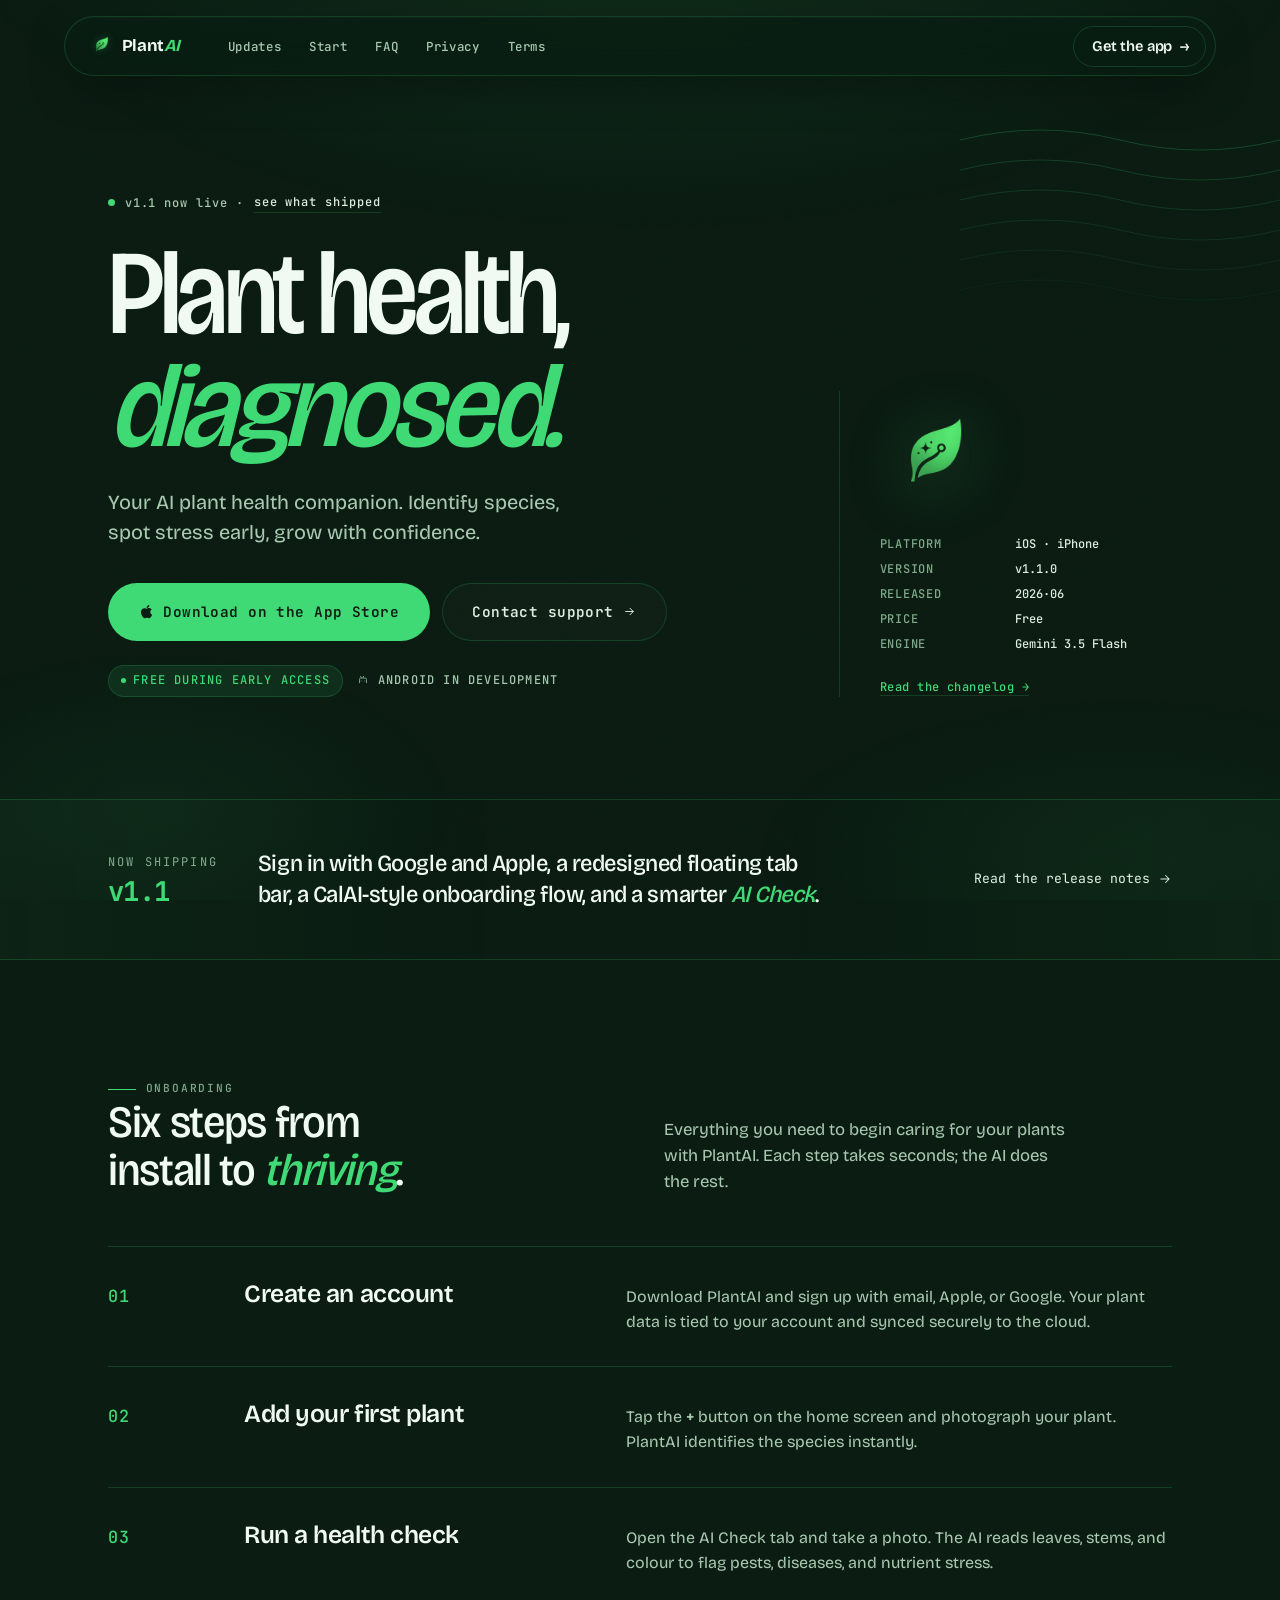
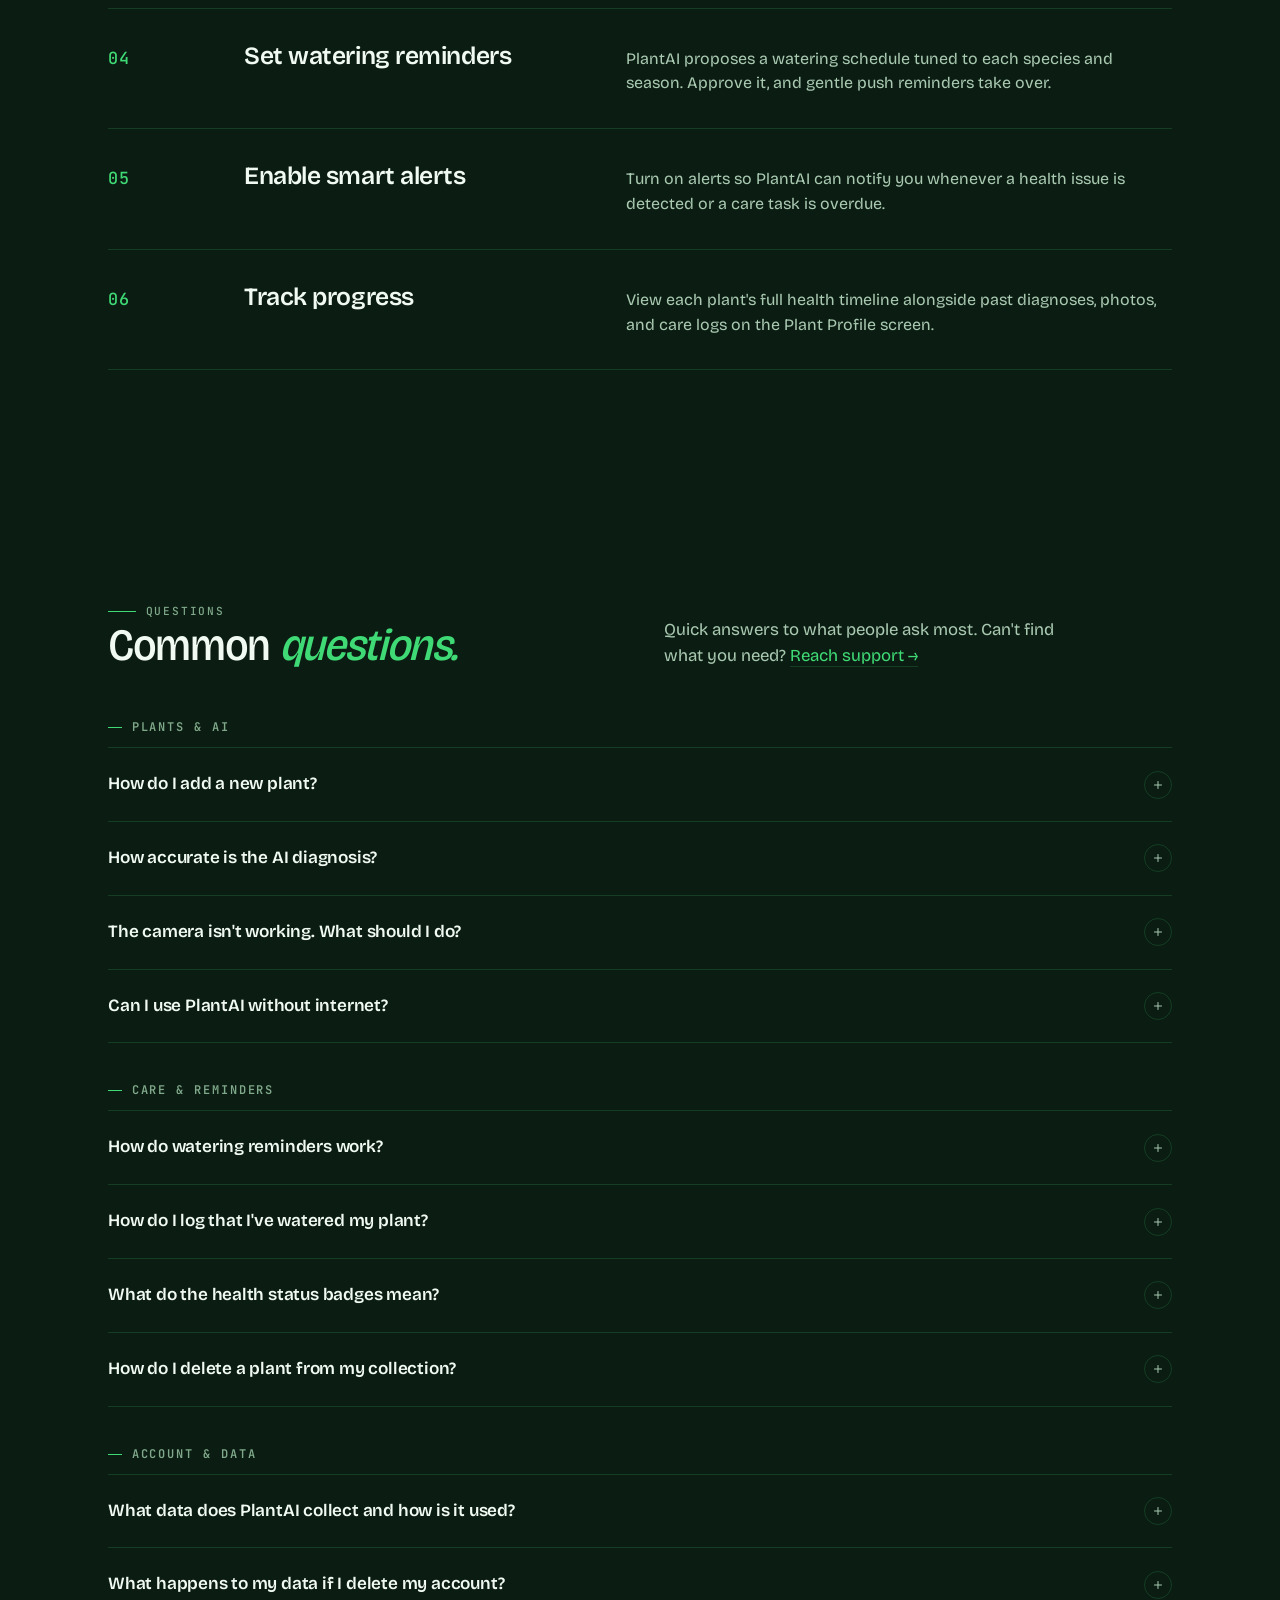
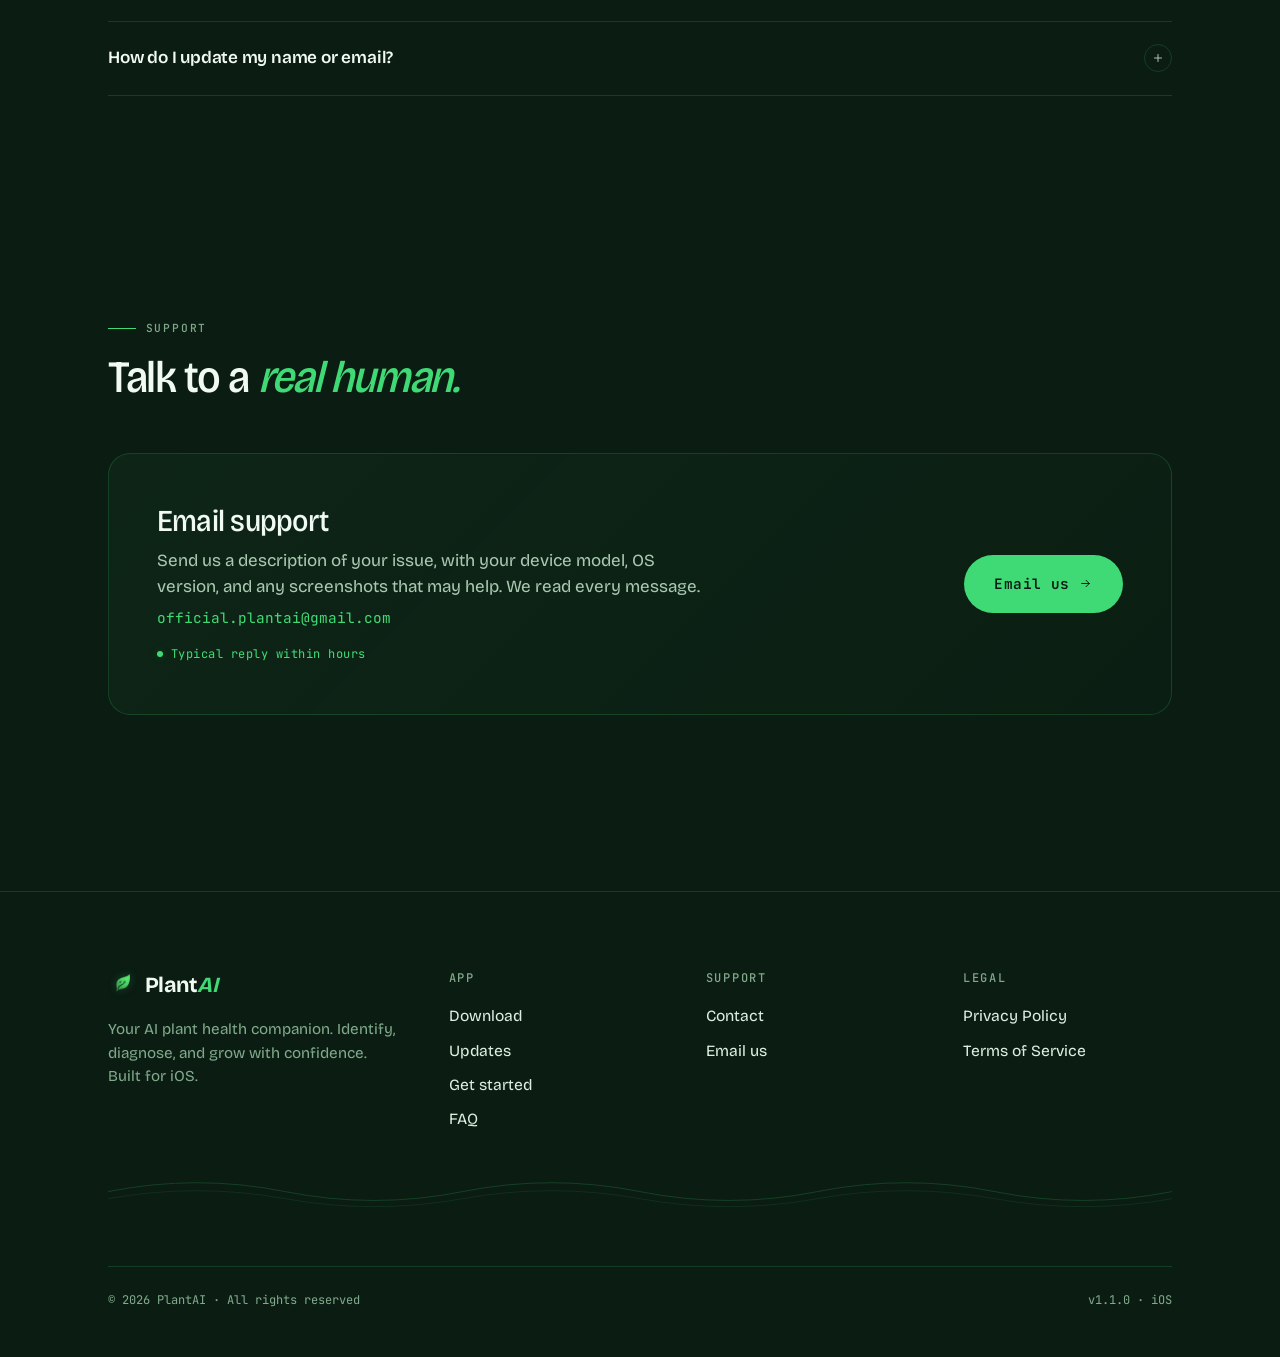
<file: index.html>
<!doctype html>
<html lang="en">
<head>
  <meta charset="utf-8" />
  <meta name="viewport" content="width=device-width, initial-scale=1, viewport-fit=cover" />
  <meta name="theme-color" content="#0B1C12" />
  <title>PlantAI · AI plant health, diagnosed.</title>
  <meta name="description" content="Identify your plants, diagnose their health, and care for them with confidence. PlantAI is an AI-powered plant health companion for iOS." />

  <meta property="og:title" content="PlantAI · AI plant health, diagnosed." />
  <meta property="og:description" content="Identify, diagnose, and care for your plants with AI. Available on the App Store." />
  <meta property="og:type" content="website" />
  <meta property="og:url" content="https://officialplantai-app.github.io/" />

  <link rel="icon" type="image/png" href="assets/logo.png" />
  <link rel="apple-touch-icon" href="assets/logo.png" />

  <link rel="preconnect" href="https://fonts.googleapis.com" />
  <link rel="preconnect" href="https://fonts.gstatic.com" crossorigin />
  <link href="https://fonts.googleapis.com/css2?family=Bricolage+Grotesque:opsz,wdth,wght@12..96,75..100,400..800&family=JetBrains+Mono:wght@400;500;600;700&display=swap" rel="stylesheet" />
  <link rel="stylesheet" href="assets/styles.css" />
</head>
<body>

  <a class="skip" href="#main">Skip to content</a>

  <!-- Email-confirmation success banner (Supabase redirect) -->
  <div id="confirm-banner" role="status" aria-live="polite">
    <span class="b-inner">
      <svg class="check" viewBox="0 0 24 24" fill="none" aria-hidden="true">
        <path d="M5 12.5l4.5 4.5L19 7" stroke="currentColor" stroke-width="2.4" stroke-linecap="round" stroke-linejoin="round"/>
      </svg>
      Email confirmed. Welcome to PlantAI. You can return to the app and sign in.
    </span>
  </div>

  <!-- Floating pill nav -->
  <div class="nav-wrap">
    <nav class="nav" aria-label="Primary">
      <a class="nav-brand" href="./" aria-label="PlantAI home">
        <img class="mark" src="assets/logo.png" alt="" width="22" height="22" decoding="async" />
        <span>Plant<em>AI</em></span>
      </a>
      <ul class="nav-links">
        <li><a href="updates/" >Updates</a></li>
        <li><a href="#getting-started">Start</a></li>
        <li><a href="#faq">FAQ</a></li>
        <li><a href="privacy.html">Privacy</a></li>
        <li><a href="terms.html">Terms</a></li>
      </ul>
      <a class="nav-cta" href="https://apps.apple.com/app/id6771919979" target="_blank" rel="noopener">
        Get the app
        <span class="arrow" aria-hidden="true">→</span>
      </a>
      <button class="nav-toggle" type="button" aria-controls="nav-overlay" aria-expanded="false" aria-label="Open menu">
        <svg class="icon-open" viewBox="0 0 24 24" fill="none" aria-hidden="true"><path d="M4 7h16M4 17h16" stroke="currentColor" stroke-width="1.8" stroke-linecap="round"/></svg>
        <svg class="icon-close" viewBox="0 0 24 24" fill="none" aria-hidden="true"><path d="M6 6l12 12M18 6L6 18" stroke="currentColor" stroke-width="1.8" stroke-linecap="round"/></svg>
      </button>
    </nav>
  </div>

  <!-- Mobile overlay menu -->
  <div id="nav-overlay" class="nav-overlay" role="dialog" aria-modal="true" aria-label="Menu">
    <ul>
      <li><a href="updates/">Updates</a></li>
      <li><a href="#getting-started">Get started</a></li>
      <li><a href="#faq">FAQ</a></li>
      <li><a href="#contact">Contact</a></li>
      <li><a href="privacy.html">Privacy</a></li>
      <li><a href="terms.html">Terms</a></li>
    </ul>
    <span class="meta">official.plantai@gmail.com</span>
  </div>

  <main id="main">

    <!-- ─── HERO ────────────────────────────────────────────── -->
    <section class="hero">
      <div class="container">

        <!-- Topographic SVG corner decoration -->
        <svg class="topo-corner" viewBox="0 0 320 320" aria-hidden="true">
          <g fill="none" stroke="currentColor" stroke-width="1">
            <path d="M0 80 Q 80 60 160 80 T 320 80"/>
            <path d="M0 110 Q 80 90 160 110 T 320 110" opacity="0.85"/>
            <path d="M0 140 Q 80 120 160 140 T 320 140" opacity="0.7"/>
            <path d="M0 170 Q 80 150 160 170 T 320 170" opacity="0.55"/>
            <path d="M0 200 Q 80 180 160 200 T 320 200" opacity="0.4"/>
            <path d="M0 230 Q 80 210 160 230 T 320 230" opacity="0.25"/>
          </g>
        </svg>

        <div class="hero-grid">

          <div class="hero-stage">
            <p class="hero-eyebrow">
              <span class="dot" aria-hidden="true"></span>
              v1.1 now live ·
              <a href="updates/v1-1.html">see what shipped</a>
            </p>

            <h1 class="mega">
              Plant health,<br/>
              <em>diagnosed.</em>
            </h1>

            <p class="hero-tagline">
              Your AI plant health companion. Identify species, spot stress early, grow with confidence.
            </p>

            <div class="hero-actions">
              <a class="btn btn-primary btn-lg" href="https://apps.apple.com/app/id6771919979" target="_blank" rel="noopener">
                <svg viewBox="0 0 384 512" fill="currentColor" aria-hidden="true" style="width:1.05em;height:1.05em"><path d="M318.7 268.7c-.2-36.7 16.4-64.4 50-84.8-18.8-26.9-47.2-41.7-84.7-44.6-35.5-2.8-74.3 20.7-88.5 20.7-15 0-49.4-19.7-76.4-19.7C63.3 141.2 4 184.8 4 273.5q0 39.3 14.4 81.2c12.8 36.7 59 126.7 107.2 125.2 25.2-.6 43-17.9 75.8-17.9 31.8 0 48.3 17.9 76.4 17.9 48.6-.7 90.4-82.5 102.6-119.3-65.2-30.7-61.7-90-61.7-91.9zm-56.6-164.2c27.3-32.4 24.8-61.9 24-72.5-24.1 1.4-52 16.4-67.9 34.9-17.5 19.8-27.8 44.3-25.6 71.9 26.1 2 49.9-11.4 69.5-34.3z"/></svg>
                Download on the App Store
              </a>
              <a class="btn btn-ghost btn-lg" href="#contact">
                Contact support
                <svg viewBox="0 0 24 24" fill="none" aria-hidden="true" style="width:0.9em;height:0.9em"><path d="M5 12h14M13 6l6 6-6 6" stroke="currentColor" stroke-width="1.8" stroke-linecap="round" stroke-linejoin="round"/></svg>
              </a>
            </div>

            <p class="hero-promo">
              <span class="free">Free during early access</span>
              <span class="android">
                <svg viewBox="0 0 24 24" fill="none" aria-hidden="true"><path d="M6 15V9a2 2 0 0 1 2-2h8a2 2 0 0 1 2 2v6m-9-9-1-2m4 2 1-2M9 12h.01M15 12h.01" stroke="currentColor" stroke-width="1.6" stroke-linecap="round" stroke-linejoin="round"/></svg>
                Android in development
              </span>
            </p>
          </div>

          <aside class="hero-meta hero-meta-stage" aria-label="Release metadata">
            <div class="hero-mark" aria-hidden="true">
              <img src="assets/logo.png" alt="" width="88" height="88" decoding="async" />
            </div>

            <dl>
              <dt>Platform</dt><dd>iOS · iPhone</dd>
              <dt>Version</dt><dd>v1.1.0</dd>
              <dt>Released</dt><dd>2026·06</dd>
              <dt>Price</dt><dd>Free</dd>
              <dt>Engine</dt><dd>Gemini 3.5 Flash</dd>
            </dl>

            <p class="meta">
              <a class="meta-link" href="updates/">Read the changelog →</a>
            </p>
          </aside>

        </div>
      </div>
    </section>

    <!-- ─── WHAT'S NEW STRIP ───────────────────────────────── -->
    <aside class="now-strip" aria-label="Latest update">
      <div class="container">
        <div class="now-inner reveal">
          <div class="now-tag">
            <span class="label">Now shipping</span>
            <span class="ver">v1.1</span>
          </div>
          <p class="now-headline">
            Sign in with Google and Apple, a redesigned floating tab bar, a CalAI-style onboarding flow, and a smarter <em>AI Check</em>.
          </p>
          <a class="now-link" href="updates/v1-1.html">
            Read the release notes
            <svg viewBox="0 0 24 24" fill="none" aria-hidden="true"><path d="M5 12h14M13 6l6 6-6 6" stroke="currentColor" stroke-width="1.8" stroke-linecap="round" stroke-linejoin="round"/></svg>
          </a>
        </div>
      </div>
    </aside>

    <!-- ─── GETTING STARTED ─────────────────────────────────── -->
    <section id="getting-started">
      <div class="container">
        <div class="s-head s-head--split reveal">
          <div>
            <span class="kicker">Onboarding</span>
            <h2>Six steps from install to <em>thriving</em>.</h2>
          </div>
          <p class="lead">Everything you need to begin caring for your plants with PlantAI. Each step takes seconds; the AI does the rest.</p>
        </div>

        <ol class="steps reveal">
          <li class="step">
            <span class="step-num">01</span>
            <h3>Create an account</h3>
            <p>Download PlantAI and sign up with email, Apple, or Google. Your plant data is tied to your account and synced securely to the cloud.</p>
          </li>
          <li class="step">
            <span class="step-num">02</span>
            <h3>Add your first plant</h3>
            <p>Tap the <strong>+</strong> button on the home screen and photograph your plant. PlantAI identifies the species instantly.</p>
          </li>
          <li class="step">
            <span class="step-num">03</span>
            <h3>Run a health check</h3>
            <p>Open the AI Check tab and take a photo. The AI reads leaves, stems, and colour to flag pests, diseases, and nutrient stress.</p>
          </li>
          <li class="step">
            <span class="step-num">04</span>
            <h3>Set watering reminders</h3>
            <p>PlantAI proposes a watering schedule tuned to each species and season. Approve it, and gentle push reminders take over.</p>
          </li>
          <li class="step">
            <span class="step-num">05</span>
            <h3>Enable smart alerts</h3>
            <p>Turn on alerts so PlantAI can notify you whenever a health issue is detected or a care task is overdue.</p>
          </li>
          <li class="step">
            <span class="step-num">06</span>
            <h3>Track progress</h3>
            <p>View each plant's full health timeline alongside past diagnoses, photos, and care logs on the Plant Profile screen.</p>
          </li>
        </ol>
      </div>
    </section>

    <!-- ─── FAQ ─────────────────────────────────────────────── -->
    <section id="faq">
      <div class="container">
        <div class="s-head s-head--split reveal">
          <div>
            <span class="kicker">Questions</span>
            <h2>Common <em>questions.</em></h2>
          </div>
          <p class="lead">Quick answers to what people ask most. Can't find what you need? <a class="meta-link" href="#contact">Reach support →</a></p>
        </div>

        <div class="faq-group reveal">
          <h3 class="faq-group-label">Plants &amp; AI</h3>
          <div class="faq-list">

            <details class="faq-item">
              <summary>How do I add a new plant?
                <span class="chev" aria-hidden="true"><svg viewBox="0 0 24 24" fill="none"><path d="M12 5v14M5 12h14" stroke="currentColor" stroke-width="2" stroke-linecap="round"/></svg></span>
              </summary>
              <div class="faq-body">
                <p>Tap the <strong>+</strong> icon in the top-right corner of the Home screen, then photograph your plant and PlantAI will identify it automatically.</p>
                <p>Once identified, give your plant a nickname, confirm the species, and it will appear in your collection. You can add unlimited plants on any PlantAI plan.</p>
              </div>
            </details>

            <details class="faq-item">
              <summary>How accurate is the AI diagnosis?
                <span class="chev" aria-hidden="true"><svg viewBox="0 0 24 24" fill="none"><path d="M12 5v14M5 12h14" stroke="currentColor" stroke-width="2" stroke-linecap="round"/></svg></span>
              </summary>
              <div class="faq-body">
                <p>PlantAI uses GPT-4o to analyse your plant photos. Accuracy is highest when images are taken in good lighting conditions.</p>
                <p>For best results, ensure your photos are:</p>
                <ul>
                  <li>Well-lit with natural or soft artificial light</li>
                  <li>In focus and taken at close range (20 to 40&nbsp;cm)</li>
                  <li>Showing the affected area, like a yellowing leaf or spotted stem</li>
                </ul>
                <p>For rare species or unusual symptoms, we recommend confirming AI suggestions with a local horticulturalist.</p>
              </div>
            </details>

            <details class="faq-item">
              <summary>The camera isn't working. What should I do?
                <span class="chev" aria-hidden="true"><svg viewBox="0 0 24 24" fill="none"><path d="M12 5v14M5 12h14" stroke="currentColor" stroke-width="2" stroke-linecap="round"/></svg></span>
              </summary>
              <div class="faq-body">
                <p>If the camera is unresponsive or the app cannot access it, try these steps in order:</p>
                <p class="substep"><strong>Check permissions.</strong> Open your phone's Settings, find PlantAI, and ensure Camera access is set to <em>Allow</em>.</p>
                <p class="substep"><strong>Restart the app.</strong> Fully close PlantAI and reopen it.</p>
                <p class="substep"><strong>Restart your device.</strong> A reboot often resolves camera conflicts with other apps.</p>
                <p class="substep"><strong>Check for updates.</strong> Open the App Store and update to the latest version of PlantAI.</p>
                <p class="substep"><strong>Re-install the app.</strong> Your data is backed up to the cloud, so uninstalling and reinstalling will not cause data loss.</p>
                <p>If the problem persists, <a href="#contact">contact support</a> with your device model and OS version.</p>
              </div>
            </details>

            <details class="faq-item">
              <summary>Can I use PlantAI without internet?
                <span class="chev" aria-hidden="true"><svg viewBox="0 0 24 24" fill="none"><path d="M12 5v14M5 12h14" stroke="currentColor" stroke-width="2" stroke-linecap="round"/></svg></span>
              </summary>
              <div class="faq-body">
                <p>The camera and photo capture features work offline. You can photograph your plants at any time without a connection. AI analysis (species identification and health checks) requires an active internet connection, and results will not be available until connectivity is restored.</p>
              </div>
            </details>

          </div>
        </div>

        <div class="faq-group reveal">
          <h3 class="faq-group-label">Care &amp; reminders</h3>
          <div class="faq-list">

            <details class="faq-item">
              <summary>How do watering reminders work?
                <span class="chev" aria-hidden="true"><svg viewBox="0 0 24 24" fill="none"><path d="M12 5v14M5 12h14" stroke="currentColor" stroke-width="2" stroke-linecap="round"/></svg></span>
              </summary>
              <div class="faq-body">
                <p>When you add a plant, PlantAI automatically calculates a recommended watering interval based on the species and the current season.</p>
                <p>You can customise the schedule any time by opening the plant's <strong>Plant Profile</strong> screen and adjusting frequency or time of day.</p>
                <p>Reminders are delivered as push notifications. If you aren't receiving them, check that notifications are enabled for PlantAI in your device settings and that Do Not Disturb is not active. You can also manage all reminders from the <strong>Alerts</strong> tab inside the app.</p>
              </div>
            </details>

            <details class="faq-item">
              <summary>How do I log that I've watered my plant?
                <span class="chev" aria-hidden="true"><svg viewBox="0 0 24 24" fill="none"><path d="M12 5v14M5 12h14" stroke="currentColor" stroke-width="2" stroke-linecap="round"/></svg></span>
              </summary>
              <div class="faq-body">
                <p>Go to the <strong>Dashboard</strong> and find your plant in the <strong>Care Due Today</strong> section, then tap <strong>Log Watering</strong>.</p>
                <p>You can also log a watering from the <strong>Alerts</strong> tab: find the relevant care alert and tap <strong>Log Watering</strong> to mark it complete.</p>
              </div>
            </details>

            <details class="faq-item">
              <summary>What do the health status badges mean?
                <span class="chev" aria-hidden="true"><svg viewBox="0 0 24 24" fill="none"><path d="M12 5v14M5 12h14" stroke="currentColor" stroke-width="2" stroke-linecap="round"/></svg></span>
              </summary>
              <div class="faq-body">
                <p>Each plant in your collection displays a health status badge so you can see its condition at a glance:</p>
                <ul>
                  <li><strong>Thriving</strong>: the plant is healthy and all care tasks are up to date.</li>
                  <li><strong>Needs Water</strong>: a watering task is due or overdue.</li>
                  <li><strong>Stress Detected</strong>: the AI has flagged a potential health issue that needs your attention.</li>
                </ul>
              </div>
            </details>

            <details class="faq-item">
              <summary>How do I delete a plant from my collection?
                <span class="chev" aria-hidden="true"><svg viewBox="0 0 24 24" fill="none"><path d="M12 5v14M5 12h14" stroke="currentColor" stroke-width="2" stroke-linecap="round"/></svg></span>
              </summary>
              <div class="faq-body">
                <p>Swipe left on the plant card on the Home screen and tap <em>Delete</em>, or open the plant's profile, scroll to the bottom, and tap <em>Remove Plant</em>.</p>
                <p>Deletion is permanent and removes all associated health check history, photos, and care logs.</p>
              </div>
            </details>

          </div>
        </div>

        <div class="faq-group reveal">
          <h3 class="faq-group-label">Account &amp; data</h3>
          <div class="faq-list">

            <details class="faq-item">
              <summary>What data does PlantAI collect and how is it used?
                <span class="chev" aria-hidden="true"><svg viewBox="0 0 24 24" fill="none"><path d="M12 5v14M5 12h14" stroke="currentColor" stroke-width="2" stroke-linecap="round"/></svg></span>
              </summary>
              <div class="faq-body">
                <p>PlantAI collects only what is necessary to deliver the service:</p>
                <ul>
                  <li><strong>Account data</strong>: email address and display name used to identify your account.</li>
                  <li><strong>Plant photos</strong>: images you upload for identification and health analysis. These are processed by our AI and stored securely.</li>
                  <li><strong>Usage analytics</strong>: anonymised, aggregated data used to improve the app. No personally identifiable information is included.</li>
                </ul>
                <p>We do <strong>not</strong> sell your data to advertisers. You can request full deletion of your account and data at any time by contacting <a href="mailto:official.plantai@gmail.com">official.plantai@gmail.com</a>. See the <a href="privacy.html">Privacy Policy</a> for full details.</p>
              </div>
            </details>

            <details class="faq-item">
              <summary>What happens to my data if I delete my account?
                <span class="chev" aria-hidden="true"><svg viewBox="0 0 24 24" fill="none"><path d="M12 5v14M5 12h14" stroke="currentColor" stroke-width="2" stroke-linecap="round"/></svg></span>
              </summary>
              <div class="faq-body">
                <p>If you delete your account, all of your personal data, including your plant collection, health check history, photos, and care logs, is permanently deleted from our servers within 30 days. This action cannot be undone.</p>
                <p>To request account deletion, contact us at <a href="mailto:official.plantai@gmail.com">official.plantai@gmail.com</a>.</p>
              </div>
            </details>

            <details class="faq-item">
              <summary>How do I update my name or email?
                <span class="chev" aria-hidden="true"><svg viewBox="0 0 24 24" fill="none"><path d="M12 5v14M5 12h14" stroke="currentColor" stroke-width="2" stroke-linecap="round"/></svg></span>
              </summary>
              <div class="faq-body">
                <p>You can update your display name any time by going to the <strong>Settings</strong> screen and tapping your name.</p>
                <p>Email address changes require additional verification to protect your account. Please contact us at <a href="mailto:official.plantai@gmail.com">official.plantai@gmail.com</a> and our support team will assist you.</p>
              </div>
            </details>

          </div>
        </div>

      </div>
    </section>

    <!-- ─── CONTACT ─────────────────────────────────────────── -->
    <section id="contact">
      <div class="container">
        <div class="s-head reveal">
          <span class="kicker">Support</span>
          <h2>Talk to a <em>real human.</em></h2>
        </div>

        <div class="contact-card reveal">
          <div>
            <h3>Email support</h3>
            <p>Send us a description of your issue, with your device model, OS version, and any screenshots that may help. We read every message.</p>
            <a class="email-display" href="mailto:official.plantai@gmail.com">official.plantai@gmail.com</a>
            <span class="contact-meta">Typical reply within hours</span>
          </div>
          <a class="btn btn-primary btn-lg" href="mailto:official.plantai@gmail.com">
            Email us
            <svg viewBox="0 0 24 24" fill="none" aria-hidden="true" style="width:0.9em;height:0.9em"><path d="M5 12h14M13 6l6 6-6 6" stroke="currentColor" stroke-width="1.8" stroke-linecap="round" stroke-linejoin="round"/></svg>
          </a>
        </div>
      </div>
    </section>

  </main>

  <!-- ─── FOOTER ────────────────────────────────────────────── -->
  <footer>
    <div class="container">
      <div class="footer-inner">

        <div class="footer-brand">
          <a class="nav-brand" href="./" aria-label="PlantAI home">
            <img class="mark" src="assets/logo.png" alt="" width="22" height="22" decoding="async" />
            <span>Plant<em>AI</em></span>
          </a>
          <p>Your AI plant health companion. Identify, diagnose, and grow with confidence. Built for iOS.</p>
        </div>

        <div class="footer-col">
          <h5>App</h5>
          <ul>
            <li><a href="https://apps.apple.com/app/id6771919979" target="_blank" rel="noopener">Download</a></li>
            <li><a href="updates/">Updates</a></li>
            <li><a href="#getting-started">Get started</a></li>
            <li><a href="#faq">FAQ</a></li>
          </ul>
        </div>

        <div class="footer-col">
          <h5>Support</h5>
          <ul>
            <li><a href="#contact">Contact</a></li>
            <li><a href="mailto:official.plantai@gmail.com">Email us</a></li>
          </ul>
        </div>

        <div class="footer-col">
          <h5>Legal</h5>
          <ul>
            <li><a href="privacy.html">Privacy Policy</a></li>
            <li><a href="terms.html">Terms of Service</a></li>
          </ul>
        </div>

      </div>

      <!-- Botanical line-art deco -->
      <svg class="footer-deco" viewBox="0 0 1200 60" fill="none" aria-hidden="true" preserveAspectRatio="none">
        <path d="M0 30 Q 100 10 200 30 T 400 30 T 600 30 T 800 30 T 1000 30 T 1200 30" stroke="currentColor" stroke-width="1" opacity="0.55"/>
        <path d="M0 38 Q 100 20 200 38 T 400 38 T 600 38 T 800 38 T 1000 38 T 1200 38" stroke="currentColor" stroke-width="1" opacity="0.3"/>
      </svg>

      <div class="footer-bottom">
        <span>© 2026 PlantAI · All rights reserved</span>
        <span>v1.1.0 · iOS</span>
      </div>
    </div>
  </footer>

  <script src="assets/site.js" defer></script>
</body>
</html>
</file>
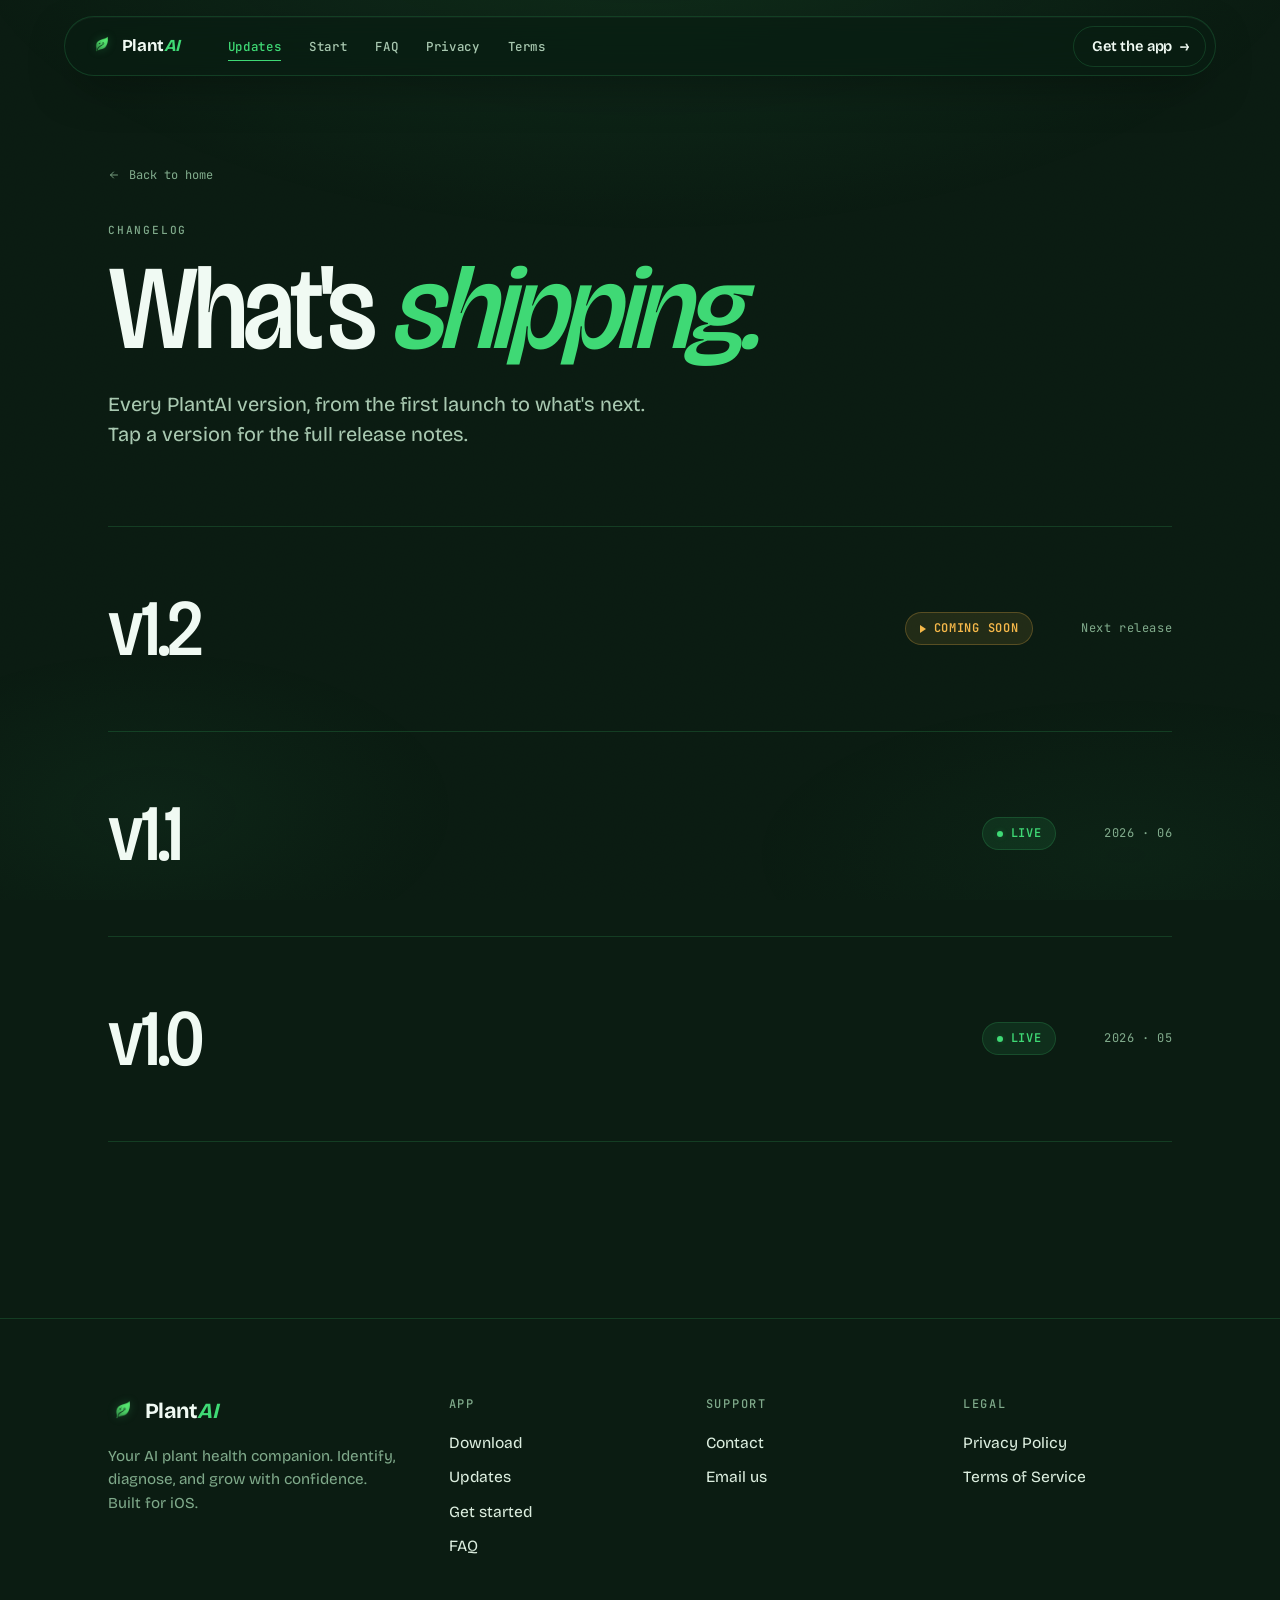
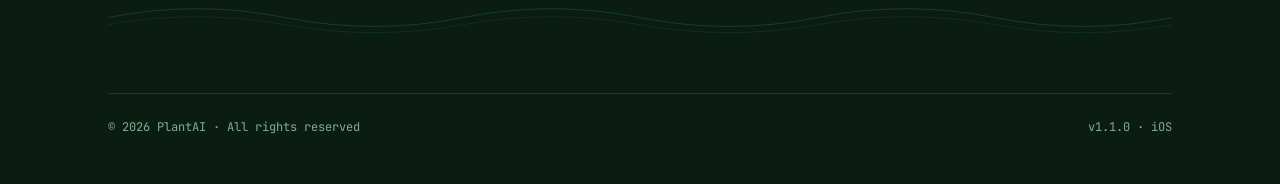
<file: updates/index.html>
<!doctype html>
<html lang="en">
<head>
  <meta charset="utf-8" />
  <meta name="viewport" content="width=device-width, initial-scale=1, viewport-fit=cover" />
  <meta name="theme-color" content="#0B1C12" />
  <title>Updates · PlantAI</title>
  <meta name="description" content="The PlantAI changelog. Every version, every release, every feature on the way." />

  <link rel="icon" type="image/png" href="../assets/logo.png" />
  <link rel="apple-touch-icon" href="../assets/logo.png" />

  <link rel="preconnect" href="https://fonts.googleapis.com" />
  <link rel="preconnect" href="https://fonts.gstatic.com" crossorigin />
  <link href="https://fonts.googleapis.com/css2?family=Bricolage+Grotesque:opsz,wdth,wght@12..96,75..100,400..800&family=JetBrains+Mono:wght@400;500;600;700&display=swap" rel="stylesheet" />
  <link rel="stylesheet" href="../assets/styles.css" />
</head>
<body>

  <a class="skip" href="#main">Skip to content</a>

  <div id="confirm-banner" role="status" aria-live="polite">
    <span class="b-inner">
      <svg class="check" viewBox="0 0 24 24" fill="none" aria-hidden="true">
        <path d="M5 12.5l4.5 4.5L19 7" stroke="currentColor" stroke-width="2.4" stroke-linecap="round" stroke-linejoin="round"/>
      </svg>
      Email confirmed. Welcome to PlantAI. You can return to the app and sign in.
    </span>
  </div>

  <div class="nav-wrap">
    <nav class="nav" aria-label="Primary">
      <a class="nav-brand" href="../" aria-label="PlantAI home">
        <img class="mark" src="../assets/logo.png" alt="" width="22" height="22" decoding="async" />
        <span>Plant<em>AI</em></span>
      </a>
      <ul class="nav-links">
        <li><a href="./" aria-current="page">Updates</a></li>
        <li><a href="../#getting-started">Start</a></li>
        <li><a href="../#faq">FAQ</a></li>
        <li><a href="../privacy.html">Privacy</a></li>
        <li><a href="../terms.html">Terms</a></li>
      </ul>
      <a class="nav-cta" href="https://apps.apple.com/app/id6771919979" target="_blank" rel="noopener">
        Get the app
        <span class="arrow" aria-hidden="true">→</span>
      </a>
      <button class="nav-toggle" type="button" aria-controls="nav-overlay" aria-expanded="false" aria-label="Open menu">
        <svg class="icon-open" viewBox="0 0 24 24" fill="none" aria-hidden="true"><path d="M4 7h16M4 17h16" stroke="currentColor" stroke-width="1.8" stroke-linecap="round"/></svg>
        <svg class="icon-close" viewBox="0 0 24 24" fill="none" aria-hidden="true"><path d="M6 6l12 12M18 6L6 18" stroke="currentColor" stroke-width="1.8" stroke-linecap="round"/></svg>
      </button>
    </nav>
  </div>

  <div id="nav-overlay" class="nav-overlay" role="dialog" aria-modal="true" aria-label="Menu">
    <ul>
      <li><a href="./" aria-current="page">Updates</a></li>
      <li><a href="../#getting-started">Get started</a></li>
      <li><a href="../#faq">FAQ</a></li>
      <li><a href="../#contact">Contact</a></li>
      <li><a href="../privacy.html">Privacy</a></li>
      <li><a href="../terms.html">Terms</a></li>
    </ul>
    <span class="meta">official.plantai@gmail.com</span>
  </div>

  <main id="main">

    <section class="detail-hero">
      <div class="container">

        <a class="back" href="../">
          <svg viewBox="0 0 24 24" fill="none" aria-hidden="true"><path d="M19 12H5M11 6l-6 6 6 6" stroke="currentColor" stroke-width="1.8" stroke-linecap="round" stroke-linejoin="round"/></svg>
          Back to home
        </a>

        <div class="hero-stage">
          <span class="kicker">Changelog</span>
          <h1 class="mega" style="margin-top:0.6rem">
            What's <em>shipping.</em>
          </h1>
          <p class="hero-tagline" style="max-width: 42ch">
            Every PlantAI version, from the first launch to what's next. Tap a version for the full release notes.
          </p>
        </div>

      </div>
    </section>

    <section style="padding-top: 0;">
      <div class="container">
        <ol class="updates-list reveal" style="list-style: none;">

          <li>
            <a class="update-tile" href="v1-2.html" aria-label="v1.2 — Coming soon">
              <span class="ver">v1.2</span>
              <span class="pill pill--next">Coming soon</span>
              <span class="date">Next release</span>
            </a>
          </li>

          <li>
            <a class="update-tile" href="v1-1.html" aria-label="v1.1 — Live, June 2026">
              <span class="ver">v1.1</span>
              <span class="pill pill--live">Live</span>
              <span class="date">2026 · 06</span>
            </a>
          </li>

          <li>
            <a class="update-tile" href="v1-0.html" aria-label="v1.0 — Live, May 2026">
              <span class="ver">v1.0</span>
              <span class="pill pill--live">Live</span>
              <span class="date">2026 · 05</span>
            </a>
          </li>

        </ol>
      </div>
    </section>

  </main>

  <footer>
    <div class="container">
      <div class="footer-inner">
        <div class="footer-brand">
          <a class="nav-brand" href="../" aria-label="PlantAI home">
            <img class="mark" src="../assets/logo.png" alt="" width="22" height="22" decoding="async" />
            <span>Plant<em>AI</em></span>
          </a>
          <p>Your AI plant health companion. Identify, diagnose, and grow with confidence. Built for iOS.</p>
        </div>
        <div class="footer-col">
          <h5>App</h5>
          <ul>
            <li><a href="https://apps.apple.com/app/id6771919979" target="_blank" rel="noopener">Download</a></li>
            <li><a href="./">Updates</a></li>
            <li><a href="../#getting-started">Get started</a></li>
            <li><a href="../#faq">FAQ</a></li>
          </ul>
        </div>
        <div class="footer-col">
          <h5>Support</h5>
          <ul>
            <li><a href="../#contact">Contact</a></li>
            <li><a href="mailto:official.plantai@gmail.com">Email us</a></li>
          </ul>
        </div>
        <div class="footer-col">
          <h5>Legal</h5>
          <ul>
            <li><a href="../privacy.html">Privacy Policy</a></li>
            <li><a href="../terms.html">Terms of Service</a></li>
          </ul>
        </div>
      </div>
      <svg class="footer-deco" viewBox="0 0 1200 60" fill="none" aria-hidden="true" preserveAspectRatio="none">
        <path d="M0 30 Q 100 10 200 30 T 400 30 T 600 30 T 800 30 T 1000 30 T 1200 30" stroke="currentColor" stroke-width="1" opacity="0.55"/>
        <path d="M0 38 Q 100 20 200 38 T 400 38 T 600 38 T 800 38 T 1000 38 T 1200 38" stroke="currentColor" stroke-width="1" opacity="0.3"/>
      </svg>
      <div class="footer-bottom">
        <span>© 2026 PlantAI · All rights reserved</span>
        <span>v1.1.0 · iOS</span>
      </div>
    </div>
  </footer>

  <script src="../assets/site.js" defer></script>
</body>
</html>
</file>
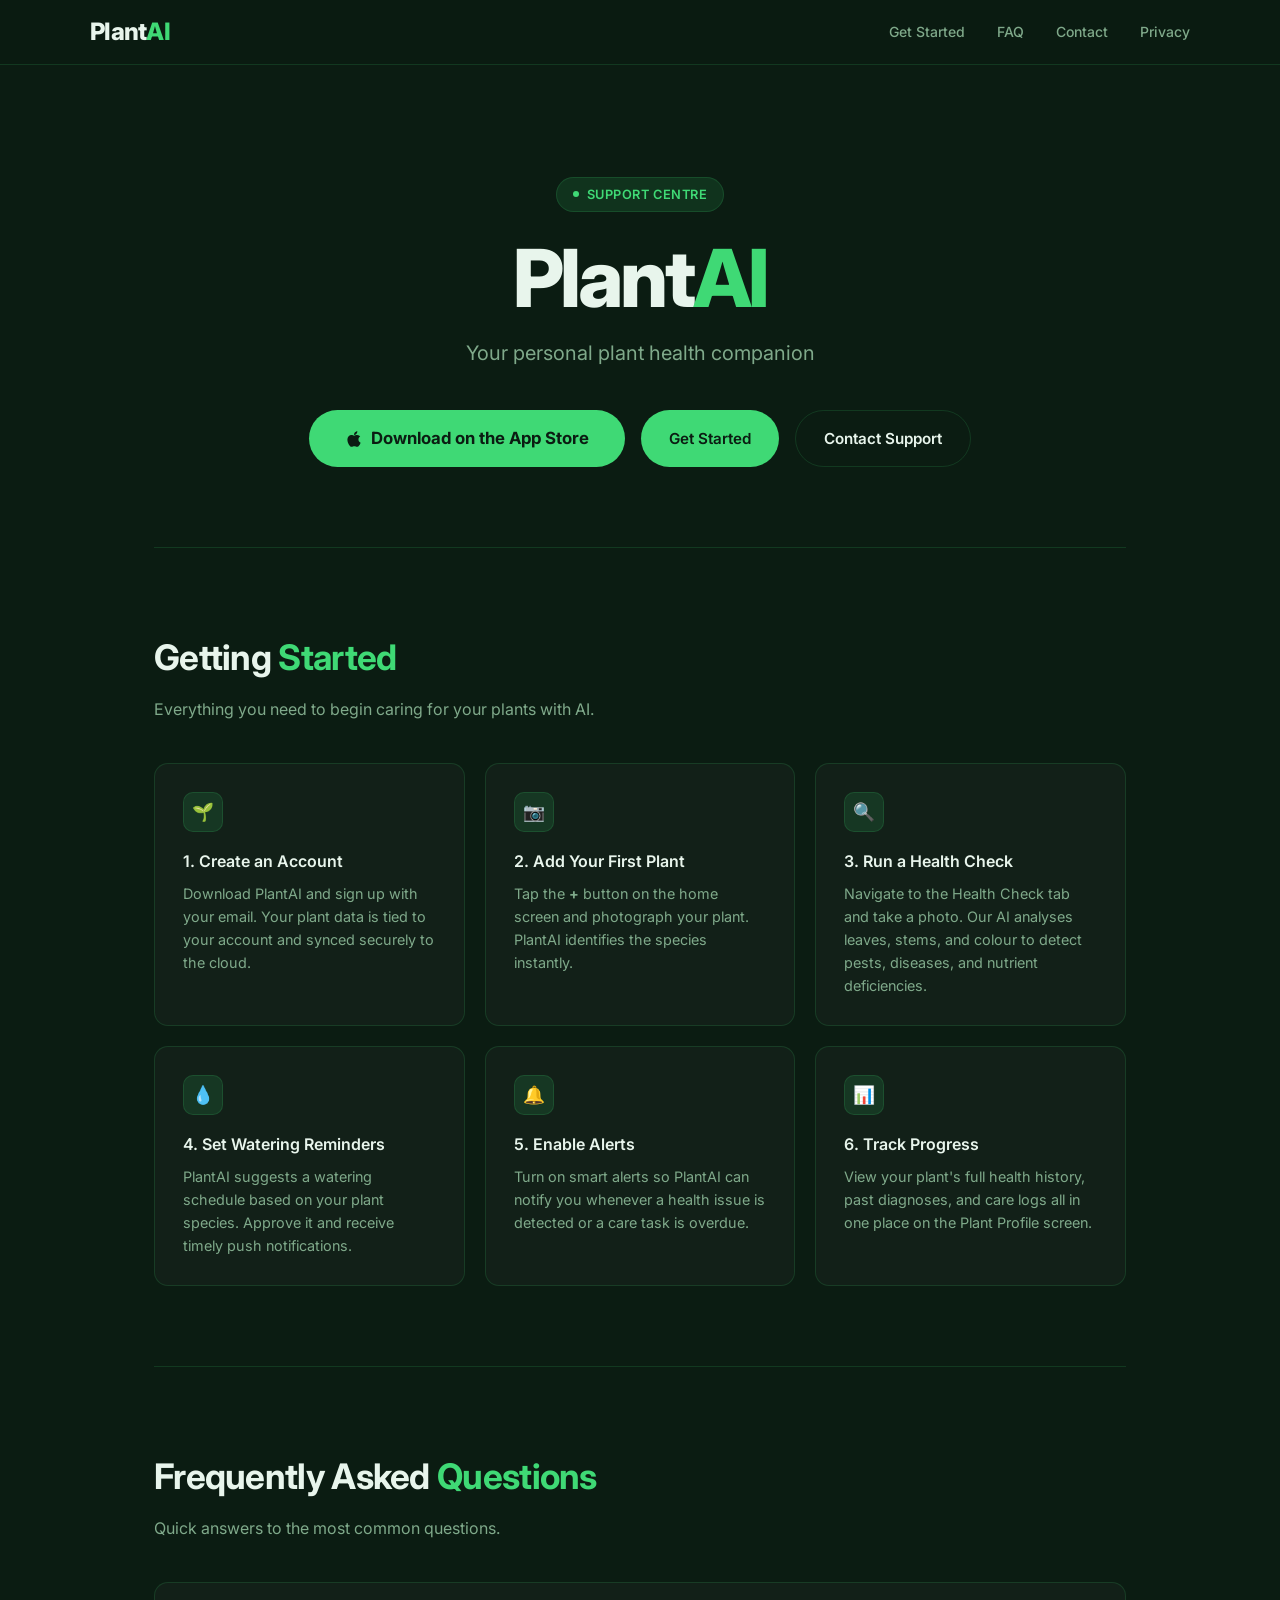
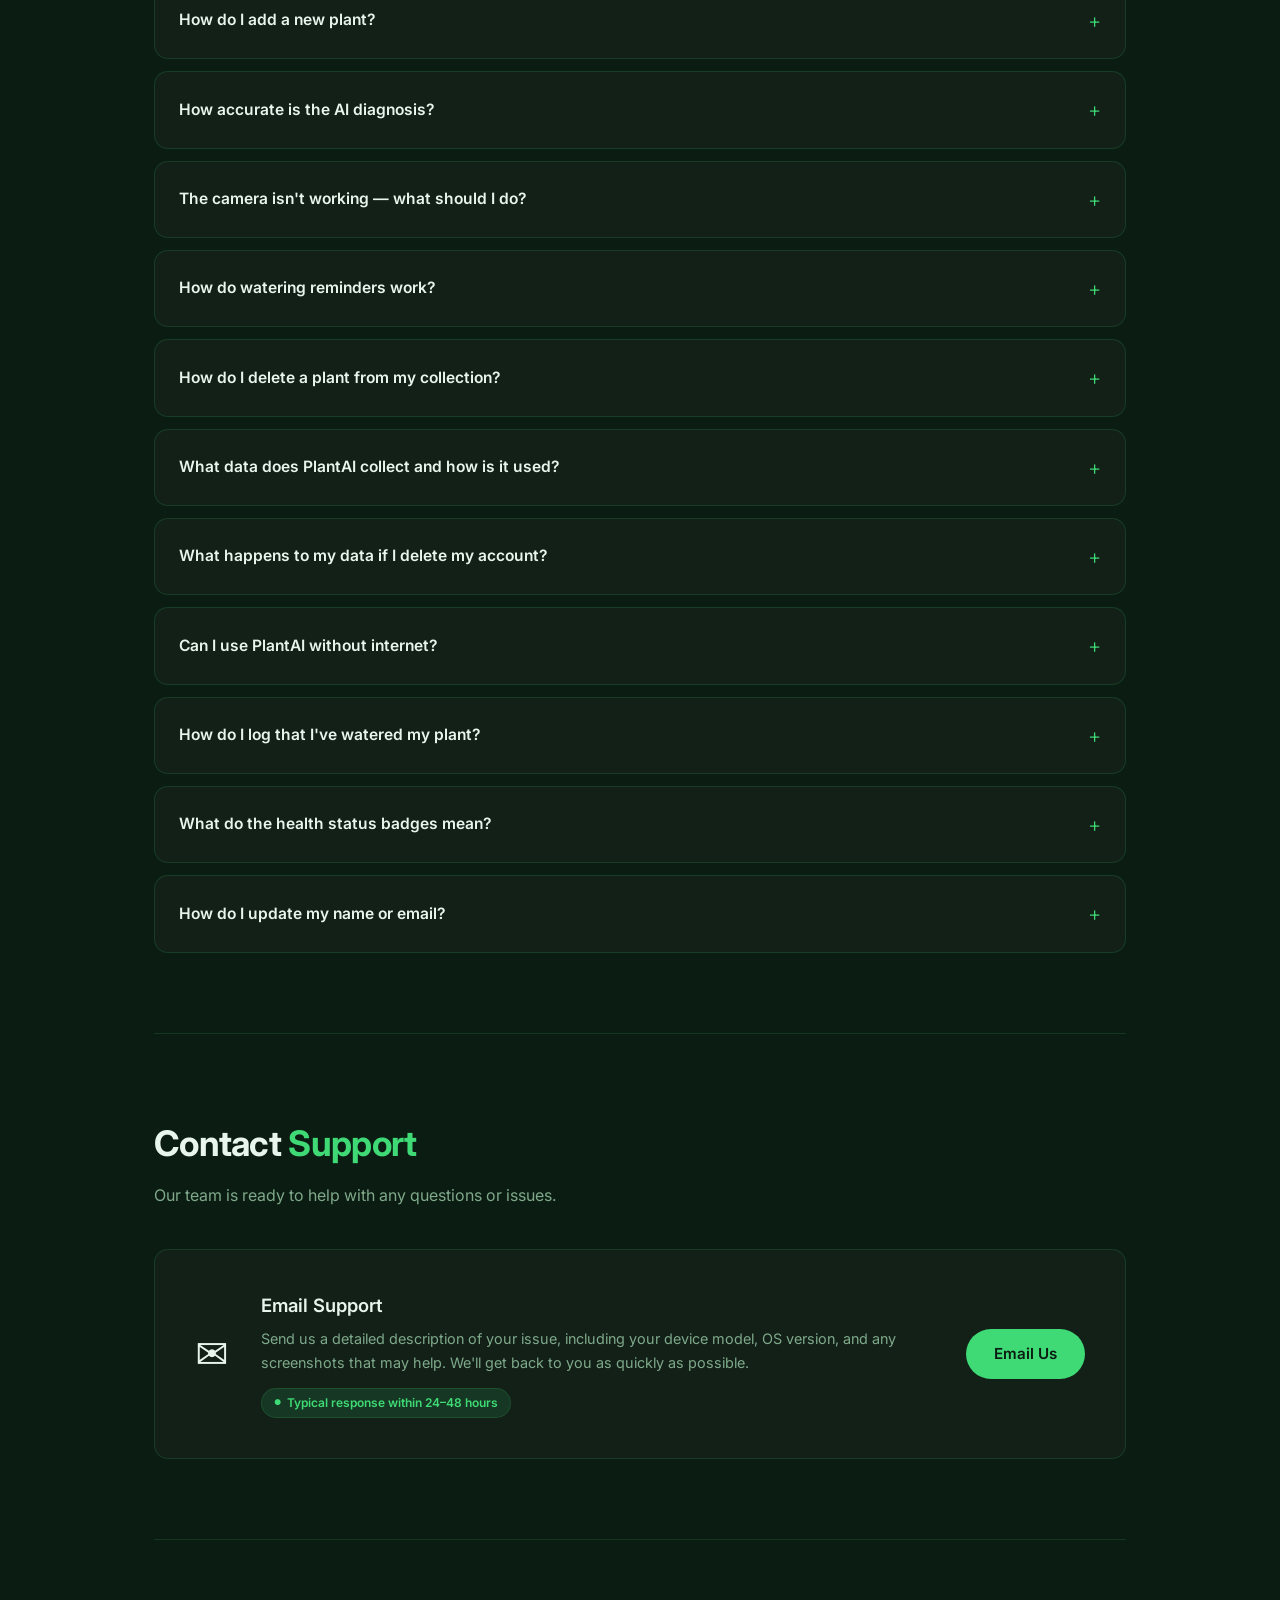
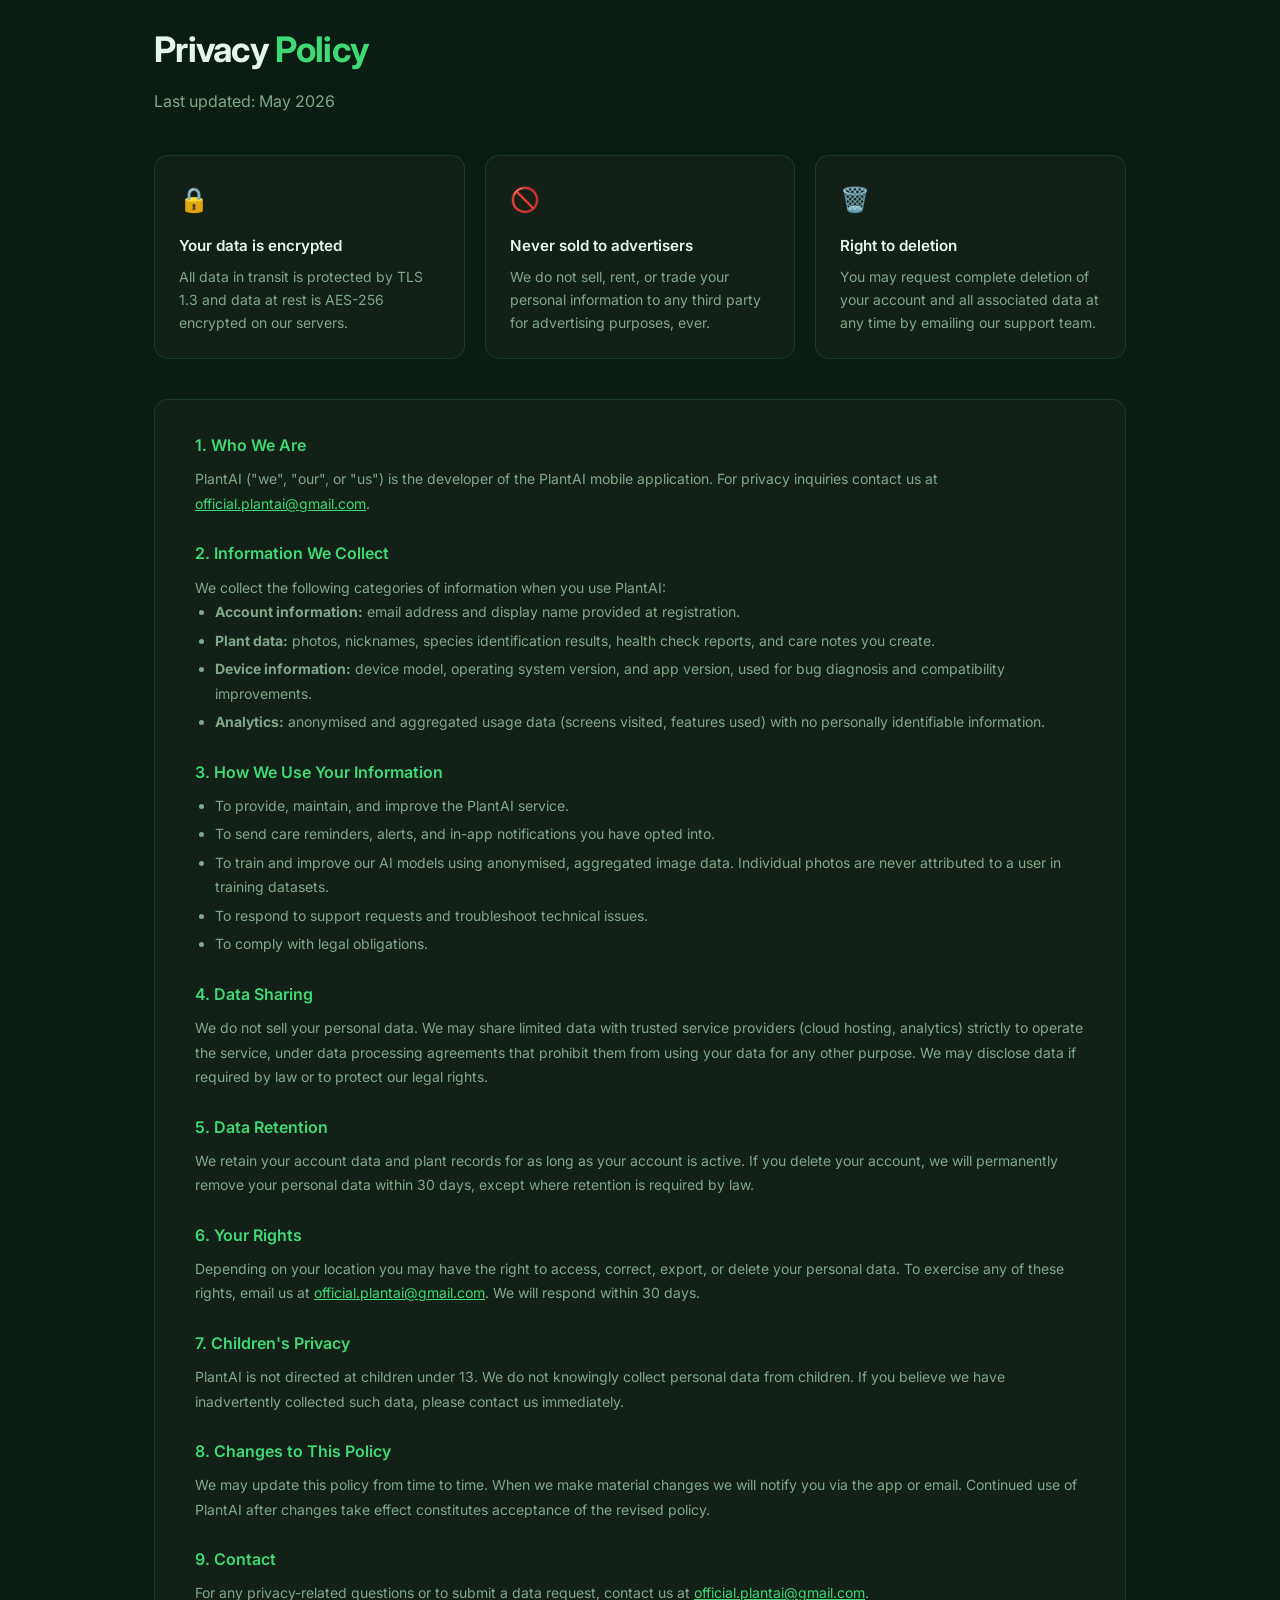
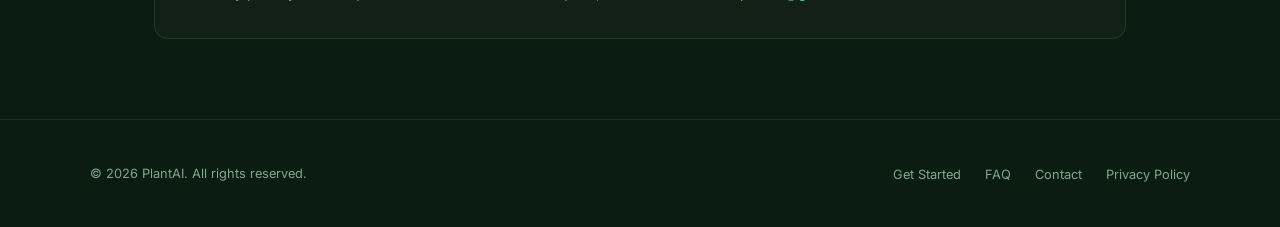
<file: v1-backup/index.html>
<!DOCTYPE html>
<html lang="en">
<head>
  <meta charset="UTF-8" />
  <meta name="viewport" content="width=device-width, initial-scale=1.0" />
  <title>PlantAI – Support</title>
  <link rel="preconnect" href="https://fonts.googleapis.com" />
  <link rel="preconnect" href="https://fonts.gstatic.com" crossorigin />
  <link href="https://fonts.googleapis.com/css2?family=Inter:wght@300;400;500;600;700;800&display=swap" rel="stylesheet" />
  <style>
    *, *::before, *::after { box-sizing: border-box; margin: 0; padding: 0; }

    :root {
      --bg:        #0B1C12;
      --bg-card:   #122018;
      --bg-elevated: #1a2e20;
      --accent:    #3FD975;
      --accent-dim: rgba(63, 217, 117, 0.12);
      --accent-mid: rgba(63, 217, 117, 0.25);
      --text:      #E8F5EC;
      --text-muted: #7FA98A;
      --border:    rgba(63, 217, 117, 0.15);
      --radius:    14px;
      --radius-sm: 8px;
    }

    html { scroll-behavior: smooth; }

    body {
      background-color: var(--bg);
      color: var(--text);
      font-family: 'Inter', system-ui, sans-serif;
      font-size: 16px;
      line-height: 1.7;
      -webkit-font-smoothing: antialiased;
    }

    /* ── NAV ── */
    nav {
      position: sticky;
      top: 0;
      z-index: 100;
      background: rgba(11, 28, 18, 0.85);
      backdrop-filter: blur(20px);
      -webkit-backdrop-filter: blur(20px);
      border-bottom: 1px solid var(--border);
      padding: 0 clamp(1rem, 5vw, 4rem);
    }
    .nav-inner {
      max-width: 1100px;
      margin: 0 auto;
      height: 64px;
      display: flex;
      align-items: center;
      justify-content: space-between;
    }
    .wordmark {
      font-size: 1.5rem;
      font-weight: 800;
      letter-spacing: -0.03em;
      color: var(--text);
      text-decoration: none;
    }
    .wordmark span { color: var(--accent); }
    .nav-links {
      display: flex;
      gap: 2rem;
      list-style: none;
    }
    .nav-links a {
      color: var(--text-muted);
      text-decoration: none;
      font-size: 0.875rem;
      font-weight: 500;
      transition: color 0.2s;
    }
    .nav-links a:hover { color: var(--accent); }

    /* ── LAYOUT ── */
    main {
      max-width: 1100px;
      margin: 0 auto;
      padding: 0 clamp(1rem, 5vw, 4rem);
    }

    section { padding: 5rem 0; }
    section + section { border-top: 1px solid var(--border); }

    h2 {
      font-size: clamp(1.6rem, 4vw, 2.2rem);
      font-weight: 700;
      letter-spacing: -0.02em;
      margin-bottom: 0.5rem;
    }
    h2 .accent { color: var(--accent); }

    .section-sub {
      color: var(--text-muted);
      font-size: 1rem;
      margin-bottom: 2.5rem;
    }

    /* ── HERO ── */
    #hero {
      padding: 7rem 0 5rem;
      text-align: center;
      border-top: none;
    }
    .hero-badge {
      display: inline-flex;
      align-items: center;
      gap: 0.5rem;
      background: var(--accent-dim);
      border: 1px solid var(--border);
      border-radius: 100px;
      padding: 0.35rem 1rem;
      font-size: 0.8rem;
      font-weight: 600;
      color: var(--accent);
      letter-spacing: 0.04em;
      text-transform: uppercase;
      margin-bottom: 1.5rem;
    }
    .hero-badge::before {
      content: '';
      width: 6px;
      height: 6px;
      border-radius: 50%;
      background: var(--accent);
      animation: pulse 2s infinite;
    }
    @keyframes pulse {
      0%, 100% { opacity: 1; }
      50% { opacity: 0.3; }
    }
    #hero h1 {
      font-size: clamp(2.8rem, 8vw, 5rem);
      font-weight: 800;
      letter-spacing: -0.04em;
      line-height: 1.05;
      margin-bottom: 1rem;
    }
    #hero h1 span { color: var(--accent); }
    .tagline {
      font-size: clamp(1rem, 2.5vw, 1.25rem);
      color: var(--text-muted);
      font-weight: 400;
      margin-bottom: 2.5rem;
    }
    .hero-actions {
      display: flex;
      gap: 1rem;
      justify-content: center;
      flex-wrap: wrap;
    }
    .btn {
      display: inline-flex;
      align-items: center;
      gap: 0.5rem;
      padding: 0.75rem 1.75rem;
      border-radius: 100px;
      font-size: 0.95rem;
      font-weight: 600;
      text-decoration: none;
      transition: all 0.2s;
      cursor: pointer;
      border: none;
    }
    .btn-primary {
      background: var(--accent);
      color: #0B1C12;
    }
    .btn-primary:hover {
      background: #5aefac;
      transform: translateY(-1px);
      box-shadow: 0 8px 30px rgba(63, 217, 117, 0.3);
    }
    .btn-outline {
      background: transparent;
      color: var(--text);
      border: 1px solid var(--border);
    }
    .btn-outline:hover {
      background: var(--accent-dim);
      border-color: var(--accent);
      color: var(--accent);
      transform: translateY(-1px);
    }
    .btn-appstore {
      background: #3FD975;
      color: #0B1C12;
      font-size: 1.05rem;
      font-weight: 700;
      padding: 0.9rem 2.25rem;
      border: none;
    }
    .btn-appstore:hover {
      background: #5aefac;
      transform: translateY(-2px);
      box-shadow: 0 12px 40px rgba(63, 217, 117, 0.45);
    }

    /* ── GETTING STARTED ── */
    .steps-grid {
      display: grid;
      grid-template-columns: repeat(auto-fit, minmax(260px, 1fr));
      gap: 1.25rem;
    }
    .step-card {
      background: var(--bg-card);
      border: 1px solid var(--border);
      border-radius: var(--radius);
      padding: 1.75rem;
      transition: border-color 0.2s, transform 0.2s;
      position: relative;
      overflow: hidden;
    }
    .step-card::before {
      content: '';
      position: absolute;
      top: 0; left: 0; right: 0;
      height: 2px;
      background: linear-gradient(90deg, var(--accent), transparent);
      opacity: 0;
      transition: opacity 0.2s;
    }
    .step-card:hover { border-color: rgba(63, 217, 117, 0.4); transform: translateY(-2px); }
    .step-card:hover::before { opacity: 1; }
    .step-num {
      width: 40px;
      height: 40px;
      background: var(--accent-dim);
      border: 1px solid var(--border);
      border-radius: 10px;
      display: flex;
      align-items: center;
      justify-content: center;
      font-size: 1.1rem;
      margin-bottom: 1rem;
    }
    .step-card h3 {
      font-size: 1rem;
      font-weight: 600;
      margin-bottom: 0.4rem;
      color: var(--text);
    }
    .step-card p {
      font-size: 0.9rem;
      color: var(--text-muted);
      line-height: 1.6;
    }

    /* ── FAQ ── */
    .faq-list { display: flex; flex-direction: column; gap: 0.75rem; }
    details {
      background: var(--bg-card);
      border: 1px solid var(--border);
      border-radius: var(--radius);
      overflow: hidden;
      transition: border-color 0.2s;
    }
    details[open] { border-color: rgba(63, 217, 117, 0.4); }
    details[open] summary { color: var(--accent); }
    summary {
      padding: 1.25rem 1.5rem;
      font-weight: 600;
      font-size: 0.975rem;
      cursor: pointer;
      list-style: none;
      display: flex;
      align-items: center;
      justify-content: space-between;
      gap: 1rem;
      color: var(--text);
      transition: color 0.2s;
    }
    summary::-webkit-details-marker { display: none; }
    summary::after {
      content: '+';
      font-size: 1.3rem;
      font-weight: 300;
      color: var(--accent);
      flex-shrink: 0;
      transition: transform 0.25s;
    }
    details[open] summary::after { transform: rotate(45deg); }
    .faq-body {
      padding: 0 1.5rem 1.25rem;
      font-size: 0.9rem;
      color: var(--text-muted);
      line-height: 1.75;
      border-top: 1px solid var(--border);
      padding-top: 1rem;
    }
    .faq-body a { color: var(--accent); text-decoration: underline; text-underline-offset: 3px; }

    /* ── CONTACT ── */
    .contact-card {
      background: var(--bg-card);
      border: 1px solid var(--border);
      border-radius: var(--radius);
      padding: 2.5rem;
      display: flex;
      align-items: center;
      justify-content: space-between;
      gap: 2rem;
      flex-wrap: wrap;
    }
    .contact-card h3 {
      font-size: 1.15rem;
      font-weight: 600;
      margin-bottom: 0.35rem;
    }
    .contact-card p {
      font-size: 0.9rem;
      color: var(--text-muted);
    }
    .contact-icon {
      font-size: 2.5rem;
      margin-bottom: 0;
    }
    .contact-text { flex: 1; min-width: 200px; }
    .response-time {
      display: inline-flex;
      align-items: center;
      gap: 0.4rem;
      background: var(--accent-dim);
      border: 1px solid var(--border);
      border-radius: 100px;
      padding: 0.25rem 0.75rem;
      font-size: 0.75rem;
      font-weight: 600;
      color: var(--accent);
      margin-top: 0.75rem;
    }
    .response-time::before {
      content: '●';
      font-size: 0.5rem;
    }

    /* ── PRIVACY ── */
    .privacy-grid {
      display: grid;
      grid-template-columns: repeat(auto-fit, minmax(280px, 1fr));
      gap: 1.25rem;
      margin-bottom: 2.5rem;
    }
    .privacy-card {
      background: var(--bg-card);
      border: 1px solid var(--border);
      border-radius: var(--radius);
      padding: 1.5rem;
    }
    .privacy-card .icon { font-size: 1.5rem; margin-bottom: 0.75rem; }
    .privacy-card h4 { font-size: 0.95rem; font-weight: 600; margin-bottom: 0.4rem; }
    .privacy-card p { font-size: 0.875rem; color: var(--text-muted); line-height: 1.65; }
    .privacy-prose {
      background: var(--bg-card);
      border: 1px solid var(--border);
      border-radius: var(--radius);
      padding: 2rem 2.5rem;
    }
    .privacy-prose h3 {
      font-size: 1rem;
      font-weight: 600;
      color: var(--accent);
      margin: 1.5rem 0 0.5rem;
    }
    .privacy-prose h3:first-child { margin-top: 0; }
    .privacy-prose p, .privacy-prose ul {
      font-size: 0.875rem;
      color: var(--text-muted);
      line-height: 1.75;
    }
    .privacy-prose ul { padding-left: 1.25rem; }
    .privacy-prose ul li { margin-bottom: 0.25rem; }

    /* ── FOOTER ── */
    footer {
      border-top: 1px solid var(--border);
      padding: 2.5rem clamp(1rem, 5vw, 4rem);
      text-align: center;
    }
    .footer-inner {
      max-width: 1100px;
      margin: 0 auto;
      display: flex;
      align-items: center;
      justify-content: space-between;
      flex-wrap: wrap;
      gap: 1rem;
    }
    .footer-copy {
      font-size: 0.8rem;
      color: var(--text-muted);
    }
    .footer-links {
      display: flex;
      gap: 1.5rem;
      list-style: none;
    }
    .footer-links a {
      font-size: 0.8rem;
      color: var(--text-muted);
      text-decoration: none;
      transition: color 0.2s;
    }
    .footer-links a:hover { color: var(--accent); }

    /* ── CONFIRMATION BANNER ── */
    #confirm-banner {
      display: none;
      width: 100%;
      background: #3FD975;
      color: #0B1C12;
      text-align: center;
      padding: 0.875rem 1.5rem;
      font-size: 0.9rem;
      font-weight: 600;
      letter-spacing: 0.01em;
      line-height: 1.5;
    }
    #confirm-banner.visible {
      display: block;
      animation: bannerFadeIn 0.5s ease both;
    }
    @keyframes bannerFadeIn {
      from { opacity: 0; transform: translateY(-10px); }
      to   { opacity: 1; transform: translateY(0); }
    }

    /* ── RESPONSIVE ── */
    @media (max-width: 600px) {
      .nav-links { display: none; }
      .contact-card { flex-direction: column; text-align: center; }
      .footer-inner { flex-direction: column; text-align: center; }
      .privacy-prose { padding: 1.5rem; }
    }
  </style>
</head>
<body>

  <!-- CONFIRMATION BANNER -->
  <div id="confirm-banner">
    ✓ Email confirmed — welcome to PlantAI! You can now return to the app and sign in.
  </div>

  <!-- NAV -->
  <nav>
    <div class="nav-inner">
      <a class="wordmark" href="#hero">Plant<span>AI</span></a>
      <ul class="nav-links">
        <li><a href="#getting-started">Get Started</a></li>
        <li><a href="#faq">FAQ</a></li>
        <li><a href="#contact">Contact</a></li>
        <li><a href="#privacy">Privacy</a></li>
      </ul>
    </div>
  </nav>

  <main>

    <!-- HERO -->
    <section id="hero">
      <div class="hero-badge">Support Centre</div>
      <h1>Plant<span>AI</span></h1>
      <p class="tagline">Your personal plant health companion</p>
      <div class="hero-actions">
        <a class="btn btn-appstore" href="https://apps.apple.com/app/plantalai/id6771919979" target="_blank" rel="noopener">
          <svg xmlns="http://www.w3.org/2000/svg" viewBox="0 0 384 512" width="18" height="18" fill="currentColor" style="flex-shrink:0"><path d="M318.7 268.7c-.2-36.7 16.4-64.4 50-84.8-18.8-26.9-47.2-41.7-84.7-44.6-35.5-2.8-74.3 20.7-88.5 20.7-15 0-49.4-19.7-76.4-19.7C63.3 141.2 4 184.8 4 273.5q0 39.3 14.4 81.2c12.8 36.7 59 126.7 107.2 125.2 25.2-.6 43-17.9 75.8-17.9 31.8 0 48.3 17.9 76.4 17.9 48.6-.7 90.4-82.5 102.6-119.3-65.2-30.7-61.7-90-61.7-91.9zm-56.6-164.2c27.3-32.4 24.8-61.9 24-72.5-24.1 1.4-52 16.4-67.9 34.9-17.5 19.8-27.8 44.3-25.6 71.9 26.1 2 49.9-11.4 69.5-34.3z"/></svg>
          Download on the App Store
        </a>
        <a class="btn btn-primary" href="#getting-started">Get Started</a>
        <a class="btn btn-outline" href="#contact">Contact Support</a>
      </div>
    </section>

    <!-- GETTING STARTED -->
    <section id="getting-started">
      <h2>Getting <span class="accent">Started</span></h2>
      <p class="section-sub">Everything you need to begin caring for your plants with AI.</p>
      <div class="steps-grid">
        <div class="step-card">
          <div class="step-num">🌱</div>
          <h3>1. Create an Account</h3>
          <p>Download PlantAI and sign up with your email. Your plant data is tied to your account and synced securely to the cloud.</p>
        </div>
        <div class="step-card">
          <div class="step-num">📷</div>
          <h3>2. Add Your First Plant</h3>
          <p>Tap the <strong>+</strong> button on the home screen and photograph your plant. PlantAI identifies the species instantly.</p>
        </div>
        <div class="step-card">
          <div class="step-num">🔍</div>
          <h3>3. Run a Health Check</h3>
          <p>Navigate to the Health Check tab and take a photo. Our AI analyses leaves, stems, and colour to detect pests, diseases, and nutrient deficiencies.</p>
        </div>
        <div class="step-card">
          <div class="step-num">💧</div>
          <h3>4. Set Watering Reminders</h3>
          <p>PlantAI suggests a watering schedule based on your plant species. Approve it and receive timely push notifications.</p>
        </div>
        <div class="step-card">
          <div class="step-num">🔔</div>
          <h3>5. Enable Alerts</h3>
          <p>Turn on smart alerts so PlantAI can notify you whenever a health issue is detected or a care task is overdue.</p>
        </div>
        <div class="step-card">
          <div class="step-num">📊</div>
          <h3>6. Track Progress</h3>
          <p>View your plant's full health history, past diagnoses, and care logs all in one place on the Plant Profile screen.</p>
        </div>
      </div>
    </section>

    <!-- FAQ -->
    <section id="faq">
      <h2>Frequently Asked <span class="accent">Questions</span></h2>
      <p class="section-sub">Quick answers to the most common questions.</p>
      <div class="faq-list">

        <details>
          <summary>How do I add a new plant?</summary>
          <div class="faq-body">
            Tap the <strong>+</strong> icon in the top-right corner of the Home screen, then photograph your plant and PlantAI will identify it automatically.<br><br>
            Once identified, give your plant a nickname, confirm the species, and it will appear in your collection. You can add unlimited plants with any PlantAI plan.
          </div>
        </details>

        <details>
          <summary>How accurate is the AI diagnosis?</summary>
          <div class="faq-body">
            PlantAI uses GPT-4o to analyse your plant photos. Accuracy is highest when images are taken in good lighting conditions.<br><br>
            For best results, ensure your photos are:<br>
            <ul style="margin-top:0.5rem; padding-left:1.25rem;">
              <li>Well-lit with natural or soft artificial light</li>
              <li>In focus and taken at close range (20–40 cm)</li>
              <li>Showing the affected area (yellowing leaf, spotted stem, etc.)</li>
            </ul>
            <br>
            For rare species or unusual symptoms, we recommend confirming AI suggestions with a local horticulturalist.
          </div>
        </details>

        <details>
          <summary>The camera isn't working — what should I do?</summary>
          <div class="faq-body">
            If the camera is unresponsive or the app cannot access it, try these steps in order:<br><br>
            <strong>1. Check permissions</strong> — go to your phone's Settings → PlantAI → ensure Camera access is set to <em>Allow</em>.<br>
            <strong>2. Restart the app</strong> — fully close PlantAI and reopen it.<br>
            <strong>3. Restart your device</strong> — a reboot often resolves camera conflicts with other apps.<br>
            <strong>4. Check for updates</strong> — open the App Store and update to the latest version of PlantAI.<br>
            <strong>5. Re-install the app</strong> — your data is backed up to the cloud, so uninstalling and reinstalling will not cause data loss.<br><br>
            If the problem persists, <a href="#contact">contact support</a> with your device model and OS version.
          </div>
        </details>

        <details>
          <summary>How do watering reminders work?</summary>
          <div class="faq-body">
            When you add a plant, PlantAI automatically calculates a recommended watering interval based on the species' needs and the current season.<br><br>
            You can customise the schedule at any time by opening the plant's <strong>Plant Profile</strong> screen and adjusting the frequency or time of day.<br><br>
            Reminders are delivered as push notifications. If you are not receiving them, check that notifications are enabled for PlantAI in your device settings and that Do Not Disturb mode is not active. You can also manage all reminders from the <strong>Alerts</strong> tab inside the app.
          </div>
        </details>

        <details>
          <summary>How do I delete a plant from my collection?</summary>
          <div class="faq-body">
            To remove a plant, swipe left on the plant card on the Home screen and tap <em>Delete</em>, or open the plant's profile, scroll to the bottom, and tap <em>Remove Plant</em>.<br><br>
            Deletion is permanent and removes all associated health check history, photos, and care logs.
          </div>
        </details>

        <details>
          <summary>What data does PlantAI collect and how is it used?</summary>
          <div class="faq-body">
            PlantAI collects only what is necessary to deliver the service:<br><br>
            <ul>
              <li><strong>Account data</strong> — email address and display name used to identify your account.</li>
              <li><strong>Plant photos</strong> — images you upload for identification and health analysis. These are processed by our AI and stored securely.</li>
              <li><strong>Usage analytics</strong> — anonymised, aggregated data used to improve the app. No personally identifiable information is included.</li>
            </ul>
            <br>
            We do <strong>not</strong> sell your data to advertisers. You can request full deletion of your account and data at any time by contacting <a href="mailto:official.plantai@gmail.com">official.plantai@gmail.com</a>. See the Privacy Policy below for full details.
          </div>
        </details>

        <details>
          <summary>What happens to my data if I delete my account?</summary>
          <div class="faq-body">
            If you delete your account, all of your personal data — including your plant collection, health check history, photos, and care logs — is permanently deleted from our servers within 30 days. This action cannot be undone.<br><br>
            To request account deletion, contact us at <a href="mailto:official.plantai@gmail.com">official.plantai@gmail.com</a>.
          </div>
        </details>

        <details>
          <summary>Can I use PlantAI without internet?</summary>
          <div class="faq-body">
            The camera and photo capture features work offline — you can photograph your plants at any time without a connection. However, AI analysis (species identification and health checks) requires an active internet connection to process your images. Results will not be available until connectivity is restored.
          </div>
        </details>

        <details>
          <summary>How do I log that I've watered my plant?</summary>
          <div class="faq-body">
            To log a watering, go to the <strong>Dashboard</strong> and find your plant in the <strong>Care Due Today</strong> section, then tap the <strong>Log Watering</strong> button.<br><br>
            You can also log a watering from the <strong>Alerts</strong> tab — find the relevant care alert and tap <strong>Log Watering</strong> to mark it as complete.
          </div>
        </details>

        <details>
          <summary>What do the health status badges mean?</summary>
          <div class="faq-body">
            Each plant in your collection displays a health status badge to give you a quick overview of its condition:<br><br>
            <ul style="margin-top:0.5rem; padding-left:1.25rem;">
              <li><strong>Thriving</strong> — the plant is healthy and all care tasks are up to date.</li>
              <li><strong>Needs Water</strong> — a watering task is due or overdue.</li>
              <li><strong>Stress Detected</strong> — the AI has flagged a potential health issue that requires your attention.</li>
            </ul>
          </div>
        </details>

        <details>
          <summary>How do I update my name or email?</summary>
          <div class="faq-body">
            You can update your display name at any time by going to the <strong>Settings</strong> screen and tapping your name.<br><br>
            Email address changes require additional verification to protect your account — please contact us at <a href="mailto:official.plantai@gmail.com">official.plantai@gmail.com</a> and our support team will assist you.
          </div>
        </details>

      </div>
    </section>

    <!-- CONTACT -->
    <section id="contact">
      <h2>Contact <span class="accent">Support</span></h2>
      <p class="section-sub">Our team is ready to help with any questions or issues.</p>
      <div class="contact-card">
        <div class="contact-icon">✉️</div>
        <div class="contact-text">
          <h3>Email Support</h3>
          <p>Send us a detailed description of your issue, including your device model, OS version, and any screenshots that may help. We'll get back to you as quickly as possible.</p>
          <div class="response-time">Typical response within 24–48 hours</div>
        </div>
        <a class="btn btn-primary" href="mailto:official.plantai@gmail.com">Email Us</a>
      </div>
    </section>

    <!-- PRIVACY POLICY -->
    <section id="privacy">
      <h2>Privacy <span class="accent">Policy</span></h2>
      <p class="section-sub">Last updated: May 2026</p>

      <div class="privacy-grid">
        <div class="privacy-card">
          <div class="icon">🔒</div>
          <h4>Your data is encrypted</h4>
          <p>All data in transit is protected by TLS 1.3 and data at rest is AES-256 encrypted on our servers.</p>
        </div>
        <div class="privacy-card">
          <div class="icon">🚫</div>
          <h4>Never sold to advertisers</h4>
          <p>We do not sell, rent, or trade your personal information to any third party for advertising purposes, ever.</p>
        </div>
        <div class="privacy-card">
          <div class="icon">🗑️</div>
          <h4>Right to deletion</h4>
          <p>You may request complete deletion of your account and all associated data at any time by emailing our support team.</p>
        </div>
      </div>

      <div class="privacy-prose">

        <h3>1. Who We Are</h3>
        <p>PlantAI ("we", "our", or "us") is the developer of the PlantAI mobile application. For privacy inquiries contact us at <a href="mailto:official.plantai@gmail.com" style="color:var(--accent)">official.plantai@gmail.com</a>.</p>

        <h3>2. Information We Collect</h3>
        <p>We collect the following categories of information when you use PlantAI:</p>
        <ul>
          <li><strong>Account information:</strong> email address and display name provided at registration.</li>
          <li><strong>Plant data:</strong> photos, nicknames, species identification results, health check reports, and care notes you create.</li>
          <li><strong>Device information:</strong> device model, operating system version, and app version, used for bug diagnosis and compatibility improvements.</li>
          <li><strong>Analytics:</strong> anonymised and aggregated usage data (screens visited, features used) with no personally identifiable information.</li>
        </ul>

        <h3>3. How We Use Your Information</h3>
        <ul>
          <li>To provide, maintain, and improve the PlantAI service.</li>
          <li>To send care reminders, alerts, and in-app notifications you have opted into.</li>
          <li>To train and improve our AI models using anonymised, aggregated image data. Individual photos are never attributed to a user in training datasets.</li>
          <li>To respond to support requests and troubleshoot technical issues.</li>
          <li>To comply with legal obligations.</li>
        </ul>

        <h3>4. Data Sharing</h3>
        <p>We do not sell your personal data. We may share limited data with trusted service providers (cloud hosting, analytics) strictly to operate the service, under data processing agreements that prohibit them from using your data for any other purpose. We may disclose data if required by law or to protect our legal rights.</p>

        <h3>5. Data Retention</h3>
        <p>We retain your account data and plant records for as long as your account is active. If you delete your account, we will permanently remove your personal data within 30 days, except where retention is required by law.</p>

        <h3>6. Your Rights</h3>
        <p>Depending on your location you may have the right to access, correct, export, or delete your personal data. To exercise any of these rights, email us at <a href="mailto:official.plantai@gmail.com" style="color:var(--accent)">official.plantai@gmail.com</a>. We will respond within 30 days.</p>

        <h3>7. Children's Privacy</h3>
        <p>PlantAI is not directed at children under 13. We do not knowingly collect personal data from children. If you believe we have inadvertently collected such data, please contact us immediately.</p>

        <h3>8. Changes to This Policy</h3>
        <p>We may update this policy from time to time. When we make material changes we will notify you via the app or email. Continued use of PlantAI after changes take effect constitutes acceptance of the revised policy.</p>

        <h3>9. Contact</h3>
        <p>For any privacy-related questions or to submit a data request, contact us at <a href="mailto:official.plantai@gmail.com" style="color:var(--accent)">official.plantai@gmail.com</a>.</p>

      </div>
    </section>

  </main>

  <!-- FOOTER -->
  <footer>
    <div class="footer-inner">
      <span class="footer-copy">© 2026 PlantAI. All rights reserved.</span>
      <ul class="footer-links">
        <li><a href="#getting-started">Get Started</a></li>
        <li><a href="#faq">FAQ</a></li>
        <li><a href="#contact">Contact</a></li>
        <li><a href="#privacy">Privacy Policy</a></li>
      </ul>
    </div>
  </footer>

  <script>
    (function () {
      var search = window.location.search;
      var hash   = window.location.hash;
      var show =
        search.indexOf('confirmed=true')  !== -1 ||
        search.indexOf('type=signup')     !== -1 ||
        hash.indexOf('confirmation')      !== -1 ||
        hash.indexOf('type=signup')       !== -1;
      if (show) {
        document.getElementById('confirm-banner').classList.add('visible');
      }
    })();
  </script>

</body>
</html>
</file>
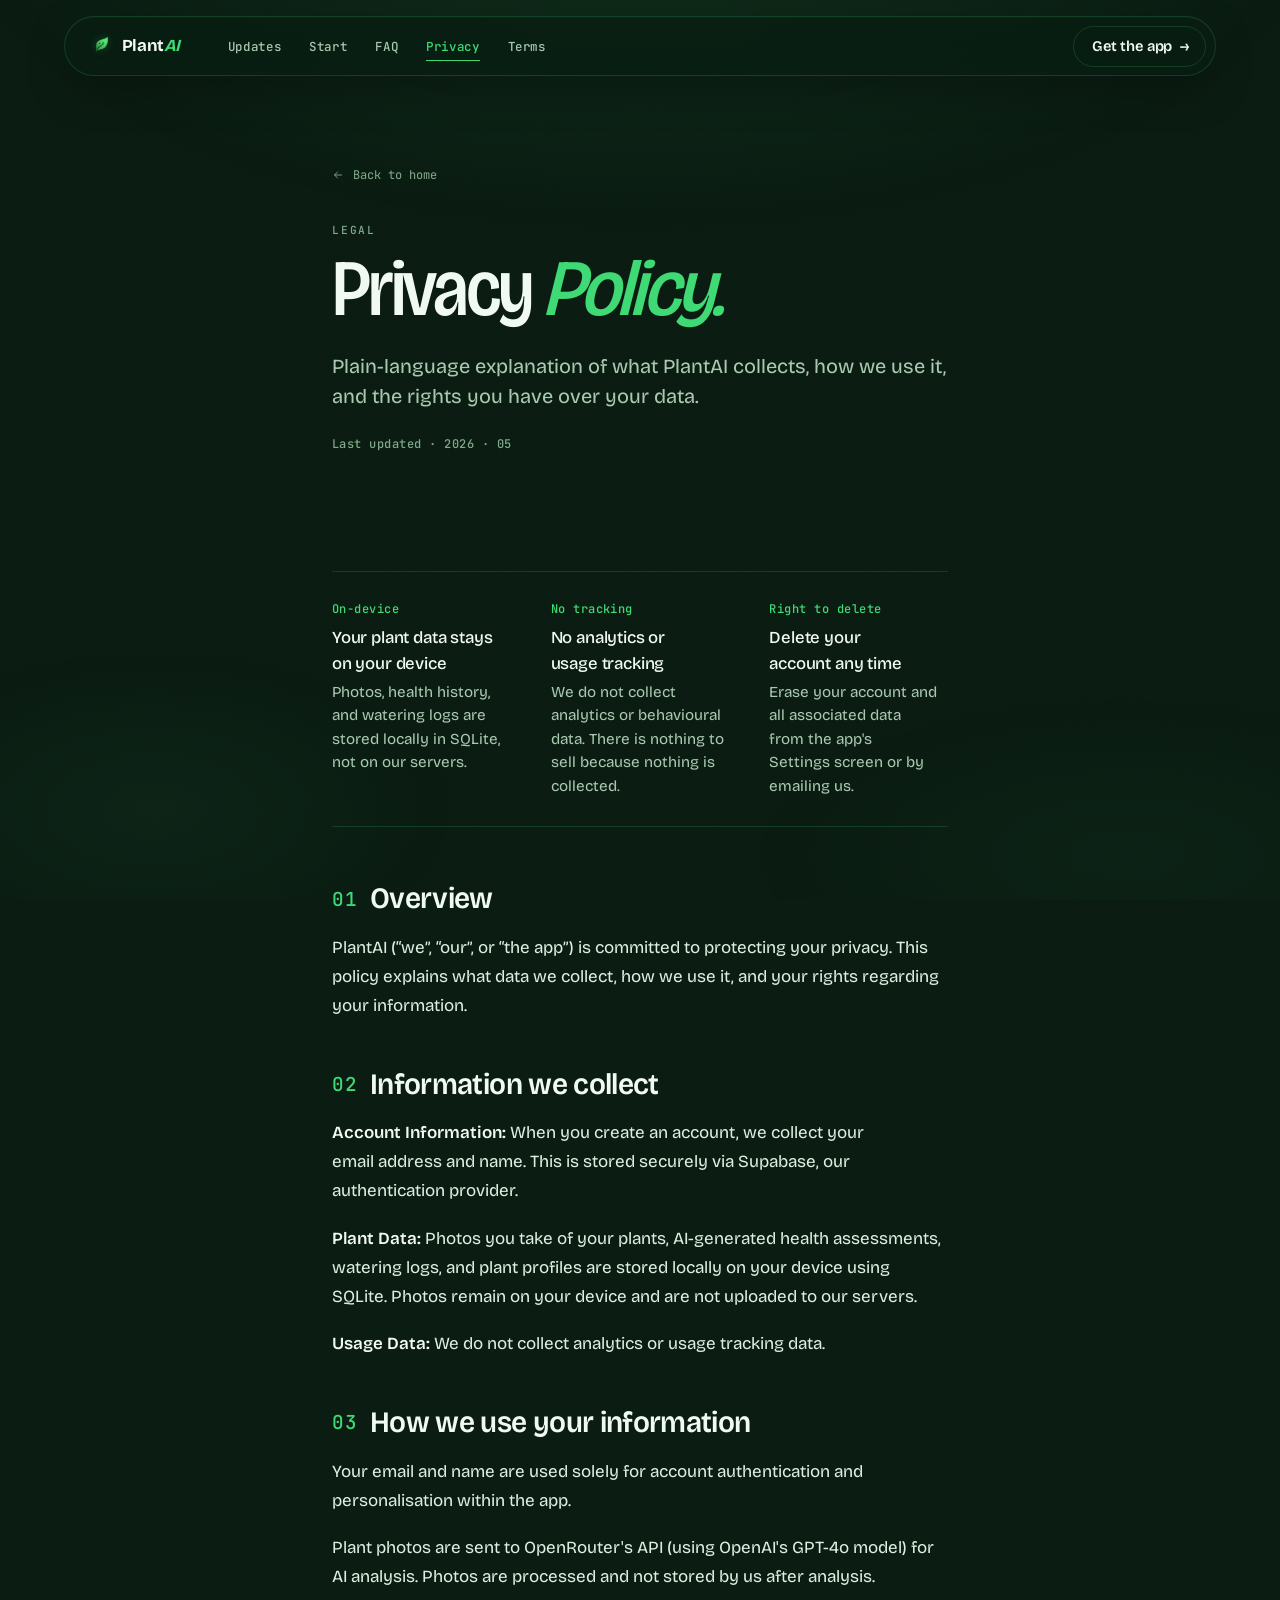
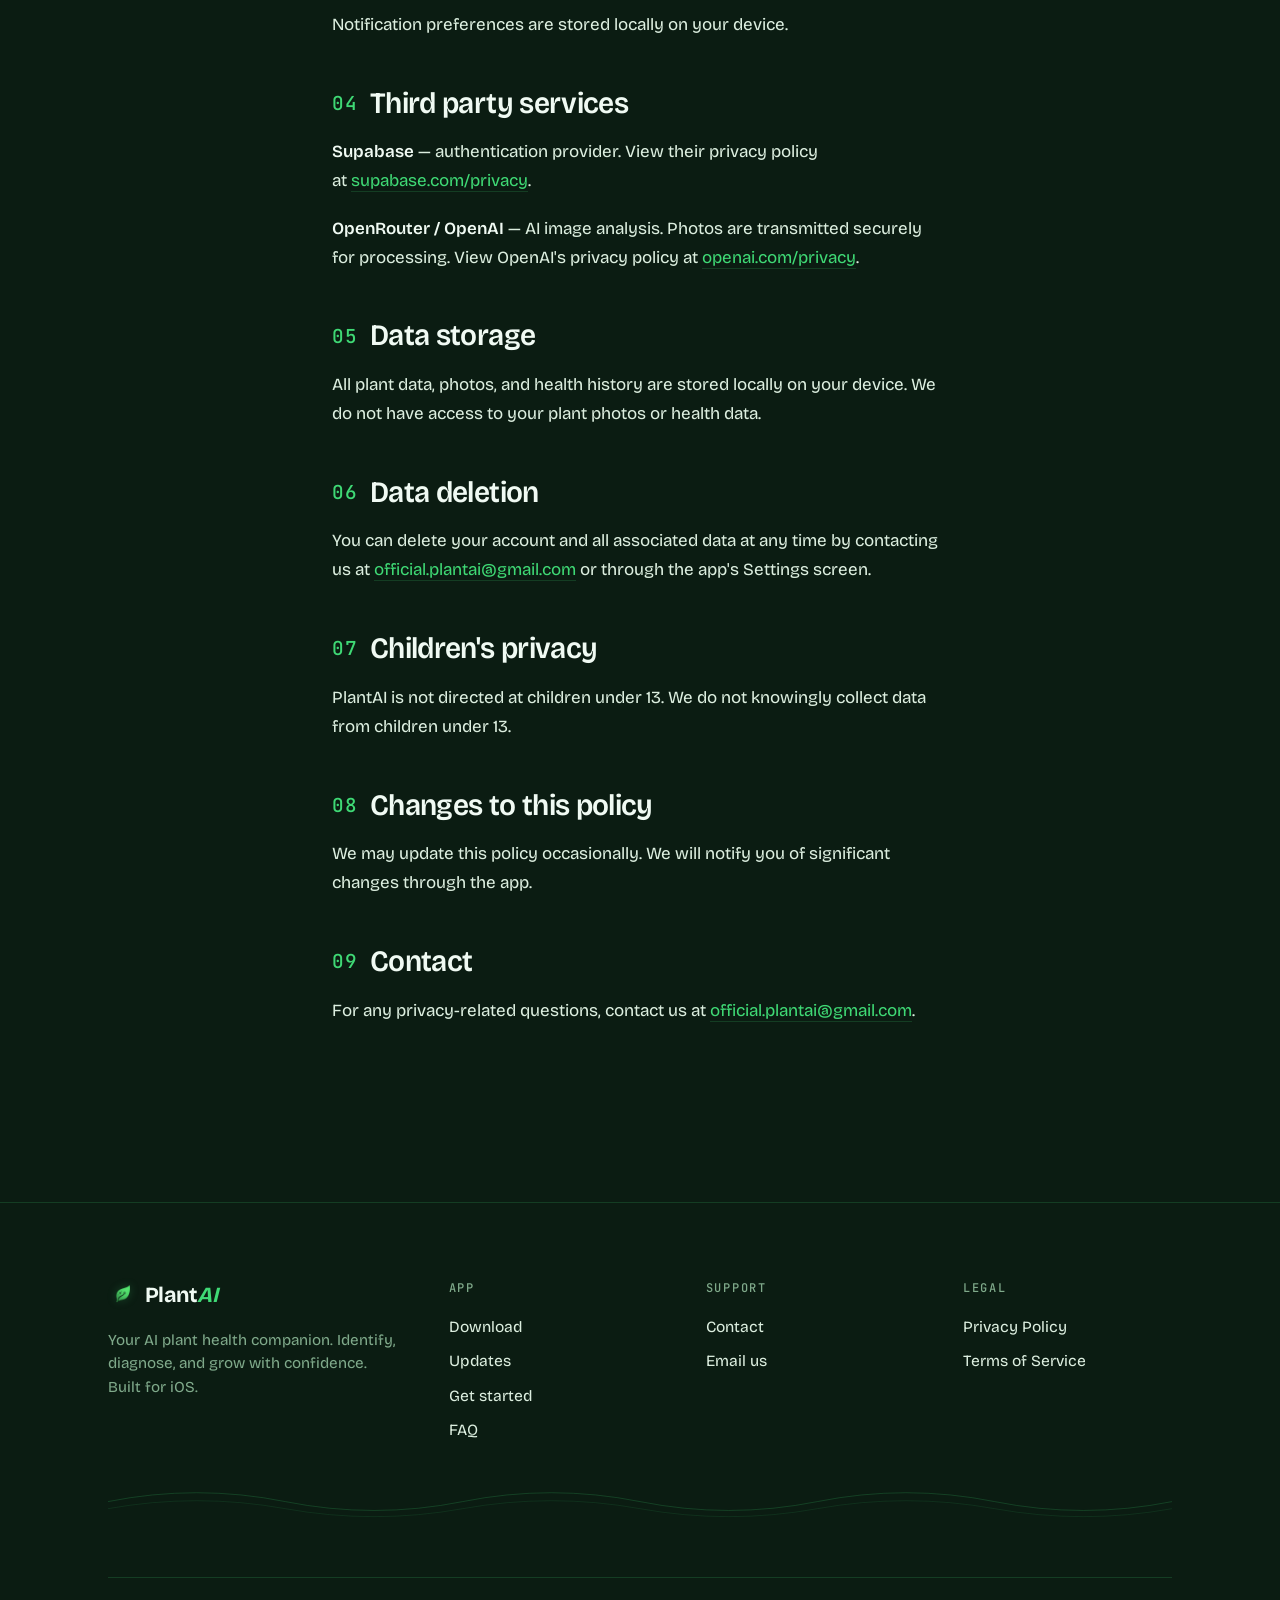
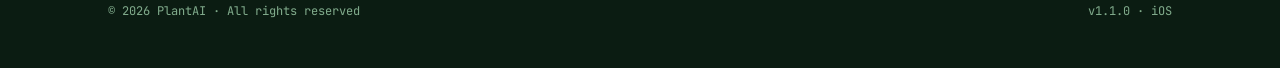
<file: privacy.html>
<!doctype html>
<html lang="en">
<head>
  <meta charset="utf-8" />
  <meta name="viewport" content="width=device-width, initial-scale=1, viewport-fit=cover" />
  <meta name="theme-color" content="#0B1C12" />
  <title>Privacy Policy · PlantAI</title>
  <meta name="description" content="The PlantAI Privacy Policy. What we collect, how it's used, and how to control your data." />

  <link rel="icon" type="image/png" href="assets/logo.png" />
  <link rel="apple-touch-icon" href="assets/logo.png" />

  <link rel="preconnect" href="https://fonts.googleapis.com" />
  <link rel="preconnect" href="https://fonts.gstatic.com" crossorigin />
  <link href="https://fonts.googleapis.com/css2?family=Bricolage+Grotesque:opsz,wdth,wght@12..96,75..100,400..800&family=JetBrains+Mono:wght@400;500;600;700&display=swap" rel="stylesheet" />
  <link rel="stylesheet" href="assets/styles.css" />
</head>
<body>

  <a class="skip" href="#main">Skip to content</a>

  <div id="confirm-banner" role="status" aria-live="polite">
    <span class="b-inner">
      <svg class="check" viewBox="0 0 24 24" fill="none" aria-hidden="true">
        <path d="M5 12.5l4.5 4.5L19 7" stroke="currentColor" stroke-width="2.4" stroke-linecap="round" stroke-linejoin="round"/>
      </svg>
      Email confirmed. Welcome to PlantAI. You can return to the app and sign in.
    </span>
  </div>

  <div class="nav-wrap">
    <nav class="nav" aria-label="Primary">
      <a class="nav-brand" href="./" aria-label="PlantAI home">
        <img class="mark" src="assets/logo.png" alt="" width="22" height="22" decoding="async" />
        <span>Plant<em>AI</em></span>
      </a>
      <ul class="nav-links">
        <li><a href="updates/">Updates</a></li>
        <li><a href="index.html#getting-started">Start</a></li>
        <li><a href="index.html#faq">FAQ</a></li>
        <li><a href="privacy.html" aria-current="page">Privacy</a></li>
        <li><a href="terms.html">Terms</a></li>
      </ul>
      <a class="nav-cta" href="https://apps.apple.com/app/id6771919979" target="_blank" rel="noopener">
        Get the app
        <span class="arrow" aria-hidden="true">→</span>
      </a>
      <button class="nav-toggle" type="button" aria-controls="nav-overlay" aria-expanded="false" aria-label="Open menu">
        <svg class="icon-open" viewBox="0 0 24 24" fill="none" aria-hidden="true"><path d="M4 7h16M4 17h16" stroke="currentColor" stroke-width="1.8" stroke-linecap="round"/></svg>
        <svg class="icon-close" viewBox="0 0 24 24" fill="none" aria-hidden="true"><path d="M6 6l12 12M18 6L6 18" stroke="currentColor" stroke-width="1.8" stroke-linecap="round"/></svg>
      </button>
    </nav>
  </div>

  <div id="nav-overlay" class="nav-overlay" role="dialog" aria-modal="true" aria-label="Menu">
    <ul>
      <li><a href="updates/">Updates</a></li>
      <li><a href="index.html#getting-started">Get started</a></li>
      <li><a href="index.html#faq">FAQ</a></li>
      <li><a href="index.html#contact">Contact</a></li>
      <li><a href="privacy.html" aria-current="page">Privacy</a></li>
      <li><a href="terms.html">Terms</a></li>
    </ul>
    <span class="meta">official.plantai@gmail.com</span>
  </div>

  <main id="main">

    <section class="detail-hero">
      <div class="container-narrow">

        <a class="back" href="./">
          <svg viewBox="0 0 24 24" fill="none" aria-hidden="true"><path d="M19 12H5M11 6l-6 6 6 6" stroke="currentColor" stroke-width="1.8" stroke-linecap="round" stroke-linejoin="round"/></svg>
          Back to home
        </a>

        <div class="hero-stage">
          <span class="kicker">Legal</span>
          <h1 class="mega" style="margin-top:0.6rem; font-size: clamp(2.4rem, 7.5vw, 5rem);">
            Privacy <em>Policy.</em>
          </h1>
          <p class="hero-tagline" style="max-width: 50ch;">
            Plain-language explanation of what PlantAI collects, how we use it, and the rights you have over your data.
          </p>
          <p class="meta" style="margin-top: 1.5rem;">Last updated · 2026 · 05</p>
        </div>

      </div>
    </section>

    <section style="padding-top: 0;">
      <div class="container-narrow">

        <!-- TL;DR -->
        <div class="policy-tldr reveal">
          <div class="item">
            <span class="meta">On-device</span>
            <h4>Your plant data stays on your device</h4>
            <p>Photos, health history, and watering logs are stored locally in SQLite, not on our servers.</p>
          </div>
          <div class="item">
            <span class="meta">No tracking</span>
            <h4>No analytics or usage tracking</h4>
            <p>We do not collect analytics or behavioural data. There is nothing to sell because nothing is collected.</p>
          </div>
          <div class="item">
            <span class="meta">Right to delete</span>
            <h4>Delete your account any time</h4>
            <p>Erase your account and all associated data from the app's Settings screen or by emailing us.</p>
          </div>
        </div>

        <article class="prose reveal">

          <h2><span class="n">01</span>Overview</h2>
          <p>PlantAI (“we”, “our”, or “the app”) is committed to protecting your privacy. This policy explains what data we collect, how we use it, and your rights regarding your information.</p>

          <h2><span class="n">02</span>Information we collect</h2>
          <p><strong>Account Information:</strong> When you create an account, we collect your email address and name. This is stored securely via Supabase, our authentication provider.</p>
          <p><strong>Plant Data:</strong> Photos you take of your plants, AI-generated health assessments, watering logs, and plant profiles are stored locally on your device using SQLite. Photos remain on your device and are not uploaded to our servers.</p>
          <p><strong>Usage Data:</strong> We do not collect analytics or usage tracking data.</p>

          <h2><span class="n">03</span>How we use your information</h2>
          <p>Your email and name are used solely for account authentication and personalisation within the app.</p>
          <p>Plant photos are sent to OpenRouter's API (using OpenAI's GPT-4o model) for AI analysis. Photos are processed and not stored by us after analysis.</p>
          <p>Notification preferences are stored locally on your device.</p>

          <h2><span class="n">04</span>Third party services</h2>
          <p><strong>Supabase</strong> — authentication provider. View their privacy policy at <a href="https://supabase.com/privacy" target="_blank" rel="noopener">supabase.com/privacy</a>.</p>
          <p><strong>OpenRouter / OpenAI</strong> — AI image analysis. Photos are transmitted securely for processing. View OpenAI's privacy policy at <a href="https://openai.com/privacy" target="_blank" rel="noopener">openai.com/privacy</a>.</p>

          <h2><span class="n">05</span>Data storage</h2>
          <p>All plant data, photos, and health history are stored locally on your device. We do not have access to your plant photos or health data.</p>

          <h2><span class="n">06</span>Data deletion</h2>
          <p>You can delete your account and all associated data at any time by contacting us at <a href="mailto:official.plantai@gmail.com">official.plantai@gmail.com</a> or through the app's Settings screen.</p>

          <h2><span class="n">07</span>Children's privacy</h2>
          <p>PlantAI is not directed at children under 13. We do not knowingly collect data from children under 13.</p>

          <h2><span class="n">08</span>Changes to this policy</h2>
          <p>We may update this policy occasionally. We will notify you of significant changes through the app.</p>

          <h2><span class="n">09</span>Contact</h2>
          <p>For any privacy-related questions, contact us at <a href="mailto:official.plantai@gmail.com">official.plantai@gmail.com</a>.</p>

        </article>

      </div>
    </section>

  </main>

  <footer>
    <div class="container">
      <div class="footer-inner">
        <div class="footer-brand">
          <a class="nav-brand" href="./" aria-label="PlantAI home">
            <img class="mark" src="assets/logo.png" alt="" width="22" height="22" decoding="async" />
            <span>Plant<em>AI</em></span>
          </a>
          <p>Your AI plant health companion. Identify, diagnose, and grow with confidence. Built for iOS.</p>
        </div>
        <div class="footer-col">
          <h5>App</h5>
          <ul>
            <li><a href="https://apps.apple.com/app/id6771919979" target="_blank" rel="noopener">Download</a></li>
            <li><a href="updates/">Updates</a></li>
            <li><a href="index.html#getting-started">Get started</a></li>
            <li><a href="index.html#faq">FAQ</a></li>
          </ul>
        </div>
        <div class="footer-col">
          <h5>Support</h5>
          <ul>
            <li><a href="index.html#contact">Contact</a></li>
            <li><a href="mailto:official.plantai@gmail.com">Email us</a></li>
          </ul>
        </div>
        <div class="footer-col">
          <h5>Legal</h5>
          <ul>
            <li><a href="privacy.html" aria-current="page">Privacy Policy</a></li>
            <li><a href="terms.html">Terms of Service</a></li>
          </ul>
        </div>
      </div>
      <svg class="footer-deco" viewBox="0 0 1200 60" fill="none" aria-hidden="true" preserveAspectRatio="none">
        <path d="M0 30 Q 100 10 200 30 T 400 30 T 600 30 T 800 30 T 1000 30 T 1200 30" stroke="currentColor" stroke-width="1" opacity="0.55"/>
        <path d="M0 38 Q 100 20 200 38 T 400 38 T 600 38 T 800 38 T 1000 38 T 1200 38" stroke="currentColor" stroke-width="1" opacity="0.3"/>
      </svg>
      <div class="footer-bottom">
        <span>© 2026 PlantAI · All rights reserved</span>
        <span>v1.1.0 · iOS</span>
      </div>
    </div>
  </footer>

  <script src="assets/site.js" defer></script>
</body>
</html>
</file>
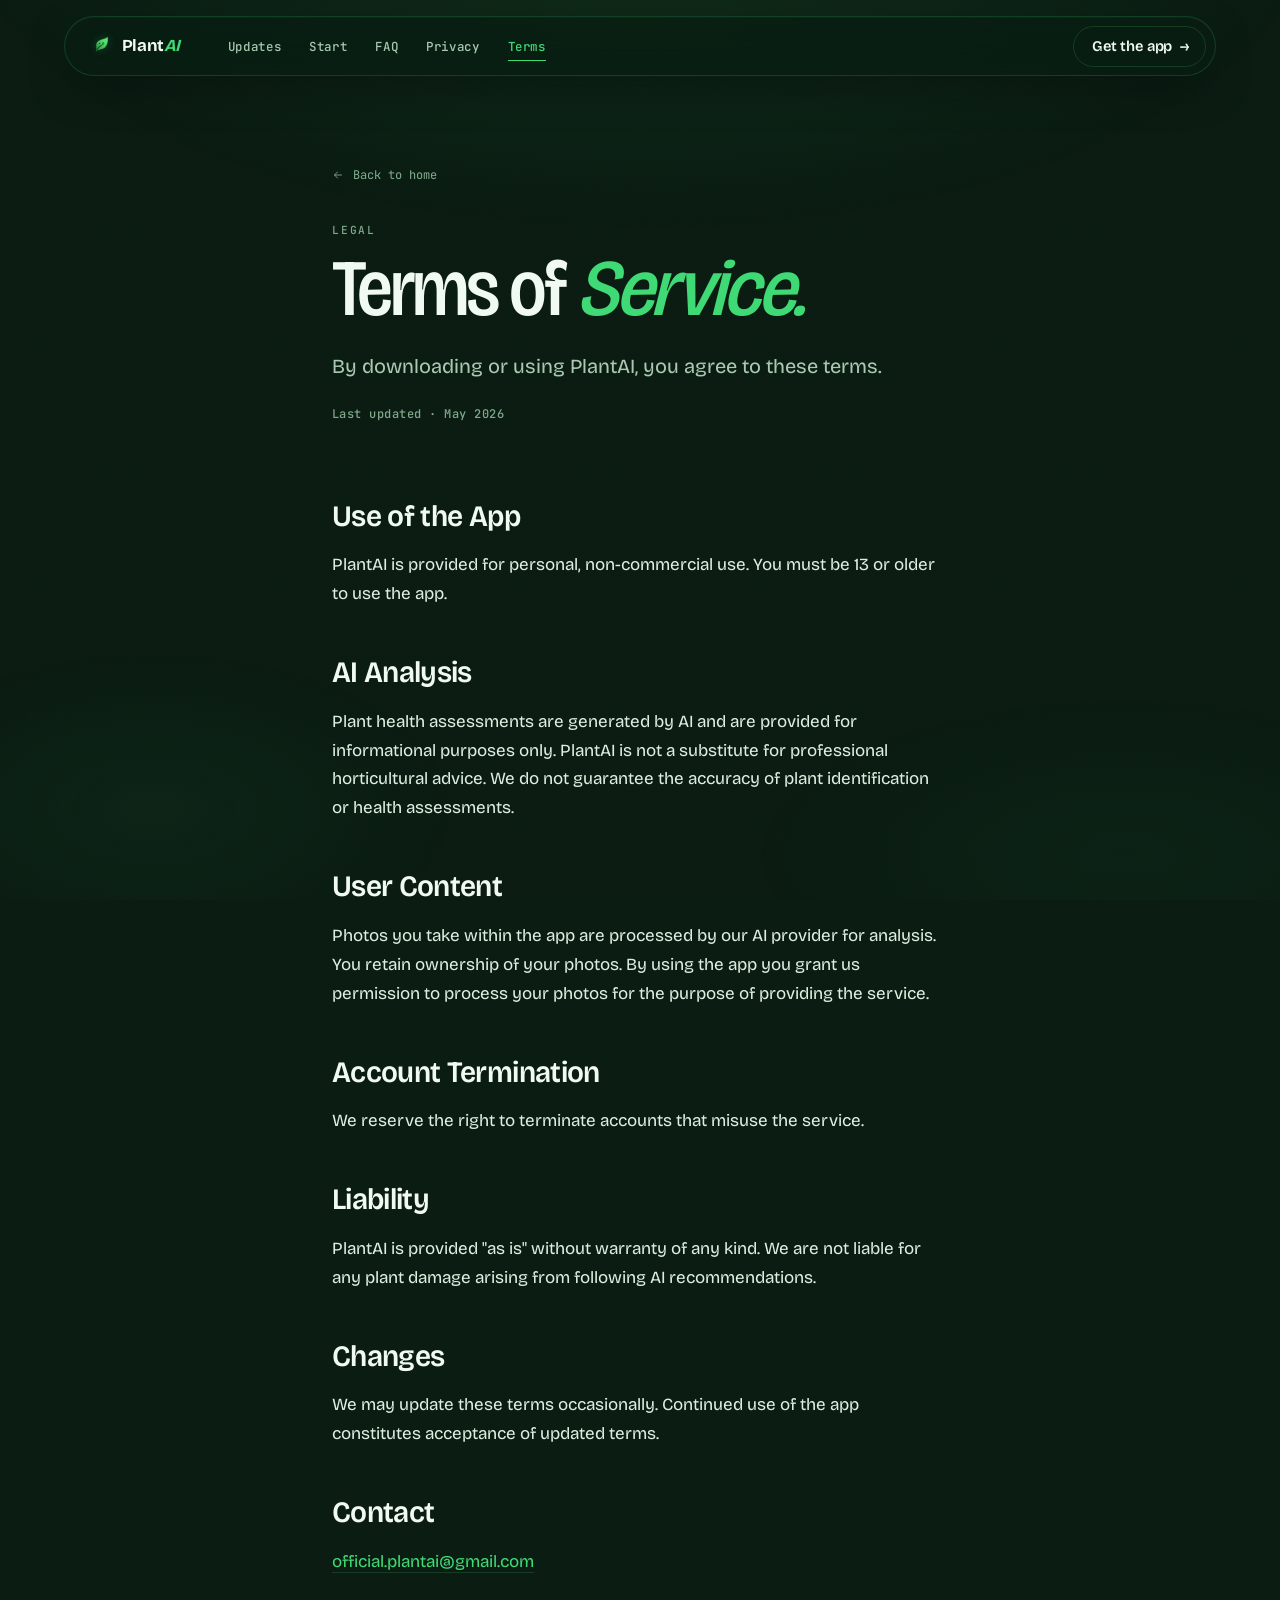
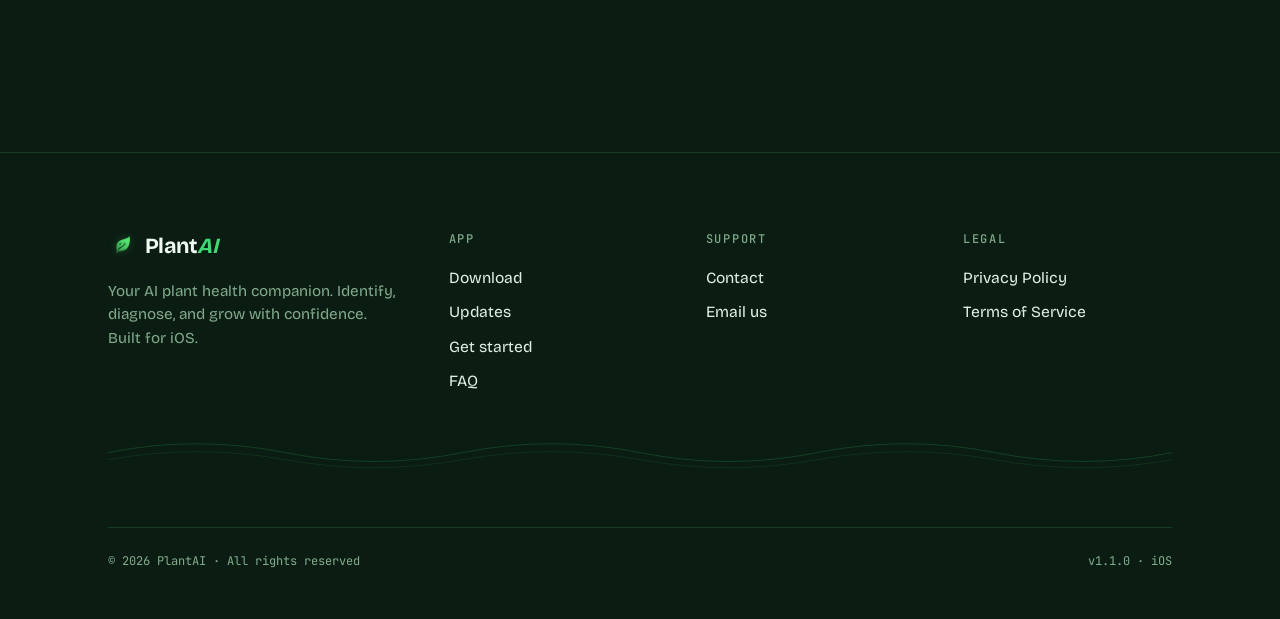
<file: terms.html>
<!doctype html>
<html lang="en">
<head>
  <meta charset="utf-8" />
  <meta name="viewport" content="width=device-width, initial-scale=1, viewport-fit=cover" />
  <meta name="theme-color" content="#0B1C12" />
  <title>Terms of Service · PlantAI</title>
  <meta name="description" content="The PlantAI Terms of Service. The rules and limits that apply when you use PlantAI." />

  <link rel="icon" type="image/png" href="assets/logo.png" />
  <link rel="apple-touch-icon" href="assets/logo.png" />

  <link rel="preconnect" href="https://fonts.googleapis.com" />
  <link rel="preconnect" href="https://fonts.gstatic.com" crossorigin />
  <link href="https://fonts.googleapis.com/css2?family=Bricolage+Grotesque:opsz,wdth,wght@12..96,75..100,400..800&family=JetBrains+Mono:wght@400;500;600;700&display=swap" rel="stylesheet" />
  <link rel="stylesheet" href="assets/styles.css" />
</head>
<body>

  <a class="skip" href="#main">Skip to content</a>

  <div id="confirm-banner" role="status" aria-live="polite">
    <span class="b-inner">
      <svg class="check" viewBox="0 0 24 24" fill="none" aria-hidden="true">
        <path d="M5 12.5l4.5 4.5L19 7" stroke="currentColor" stroke-width="2.4" stroke-linecap="round" stroke-linejoin="round"/>
      </svg>
      Email confirmed. Welcome to PlantAI. You can return to the app and sign in.
    </span>
  </div>

  <div class="nav-wrap">
    <nav class="nav" aria-label="Primary">
      <a class="nav-brand" href="./" aria-label="PlantAI home">
        <img class="mark" src="assets/logo.png" alt="" width="22" height="22" decoding="async" />
        <span>Plant<em>AI</em></span>
      </a>
      <ul class="nav-links">
        <li><a href="updates/">Updates</a></li>
        <li><a href="index.html#getting-started">Start</a></li>
        <li><a href="index.html#faq">FAQ</a></li>
        <li><a href="privacy.html">Privacy</a></li>
        <li><a href="terms.html" aria-current="page">Terms</a></li>
      </ul>
      <a class="nav-cta" href="https://apps.apple.com/app/id6771919979" target="_blank" rel="noopener">
        Get the app
        <span class="arrow" aria-hidden="true">→</span>
      </a>
      <button class="nav-toggle" type="button" aria-controls="nav-overlay" aria-expanded="false" aria-label="Open menu">
        <svg class="icon-open" viewBox="0 0 24 24" fill="none" aria-hidden="true"><path d="M4 7h16M4 17h16" stroke="currentColor" stroke-width="1.8" stroke-linecap="round"/></svg>
        <svg class="icon-close" viewBox="0 0 24 24" fill="none" aria-hidden="true"><path d="M6 6l12 12M18 6L6 18" stroke="currentColor" stroke-width="1.8" stroke-linecap="round"/></svg>
      </button>
    </nav>
  </div>

  <div id="nav-overlay" class="nav-overlay" role="dialog" aria-modal="true" aria-label="Menu">
    <ul>
      <li><a href="updates/">Updates</a></li>
      <li><a href="index.html#getting-started">Get started</a></li>
      <li><a href="index.html#faq">FAQ</a></li>
      <li><a href="index.html#contact">Contact</a></li>
      <li><a href="privacy.html">Privacy</a></li>
      <li><a href="terms.html" aria-current="page">Terms</a></li>
    </ul>
    <span class="meta">official.plantai@gmail.com</span>
  </div>

  <main id="main">

    <section class="detail-hero">
      <div class="container-narrow">

        <a class="back" href="./">
          <svg viewBox="0 0 24 24" fill="none" aria-hidden="true"><path d="M19 12H5M11 6l-6 6 6 6" stroke="currentColor" stroke-width="1.8" stroke-linecap="round" stroke-linejoin="round"/></svg>
          Back to home
        </a>

        <div class="hero-stage">
          <span class="kicker">Legal</span>
          <h1 class="mega" style="margin-top:0.6rem; font-size: clamp(2.4rem, 7.5vw, 5rem);">
            Terms of <em>Service.</em>
          </h1>
          <p class="hero-tagline" style="max-width: 50ch;">
            By downloading or using PlantAI, you agree to these terms.
          </p>
          <p class="meta" style="margin-top: 1.5rem;">Last updated · May 2026</p>
        </div>

      </div>
    </section>

    <section style="padding-top: 0;">
      <div class="container-narrow">

        <article class="prose reveal">

          <h2>Use of the App</h2>
          <p>PlantAI is provided for personal, non-commercial use. You must be 13 or older to use the app.</p>

          <h2>AI Analysis</h2>
          <p>Plant health assessments are generated by AI and are provided for informational purposes only. PlantAI is not a substitute for professional horticultural advice. We do not guarantee the accuracy of plant identification or health assessments.</p>

          <h2>User Content</h2>
          <p>Photos you take within the app are processed by our AI provider for analysis. You retain ownership of your photos. By using the app you grant us permission to process your photos for the purpose of providing the service.</p>

          <h2>Account Termination</h2>
          <p>We reserve the right to terminate accounts that misuse the service.</p>

          <h2>Liability</h2>
          <p>PlantAI is provided "as is" without warranty of any kind. We are not liable for any plant damage arising from following AI recommendations.</p>

          <h2>Changes</h2>
          <p>We may update these terms occasionally. Continued use of the app constitutes acceptance of updated terms.</p>

          <h2>Contact</h2>
          <p><a href="mailto:official.plantai@gmail.com">official.plantai@gmail.com</a></p>

        </article>

      </div>
    </section>

  </main>

  <footer>
    <div class="container">
      <div class="footer-inner">
        <div class="footer-brand">
          <a class="nav-brand" href="./" aria-label="PlantAI home">
            <img class="mark" src="assets/logo.png" alt="" width="22" height="22" decoding="async" />
            <span>Plant<em>AI</em></span>
          </a>
          <p>Your AI plant health companion. Identify, diagnose, and grow with confidence. Built for iOS.</p>
        </div>
        <div class="footer-col">
          <h5>App</h5>
          <ul>
            <li><a href="https://apps.apple.com/app/id6771919979" target="_blank" rel="noopener">Download</a></li>
            <li><a href="updates/">Updates</a></li>
            <li><a href="index.html#getting-started">Get started</a></li>
            <li><a href="index.html#faq">FAQ</a></li>
          </ul>
        </div>
        <div class="footer-col">
          <h5>Support</h5>
          <ul>
            <li><a href="index.html#contact">Contact</a></li>
            <li><a href="mailto:official.plantai@gmail.com">Email us</a></li>
          </ul>
        </div>
        <div class="footer-col">
          <h5>Legal</h5>
          <ul>
            <li><a href="privacy.html">Privacy Policy</a></li>
            <li><a href="terms.html" aria-current="page">Terms of Service</a></li>
          </ul>
        </div>
      </div>
      <svg class="footer-deco" viewBox="0 0 1200 60" fill="none" aria-hidden="true" preserveAspectRatio="none">
        <path d="M0 30 Q 100 10 200 30 T 400 30 T 600 30 T 800 30 T 1000 30 T 1200 30" stroke="currentColor" stroke-width="1" opacity="0.55"/>
        <path d="M0 38 Q 100 20 200 38 T 400 38 T 600 38 T 800 38 T 1000 38 T 1200 38" stroke="currentColor" stroke-width="1" opacity="0.3"/>
      </svg>
      <div class="footer-bottom">
        <span>© 2026 PlantAI · All rights reserved</span>
        <span>v1.1.0 · iOS</span>
      </div>
    </div>
  </footer>

  <script src="assets/site.js" defer></script>
</body>
</html>
</file>
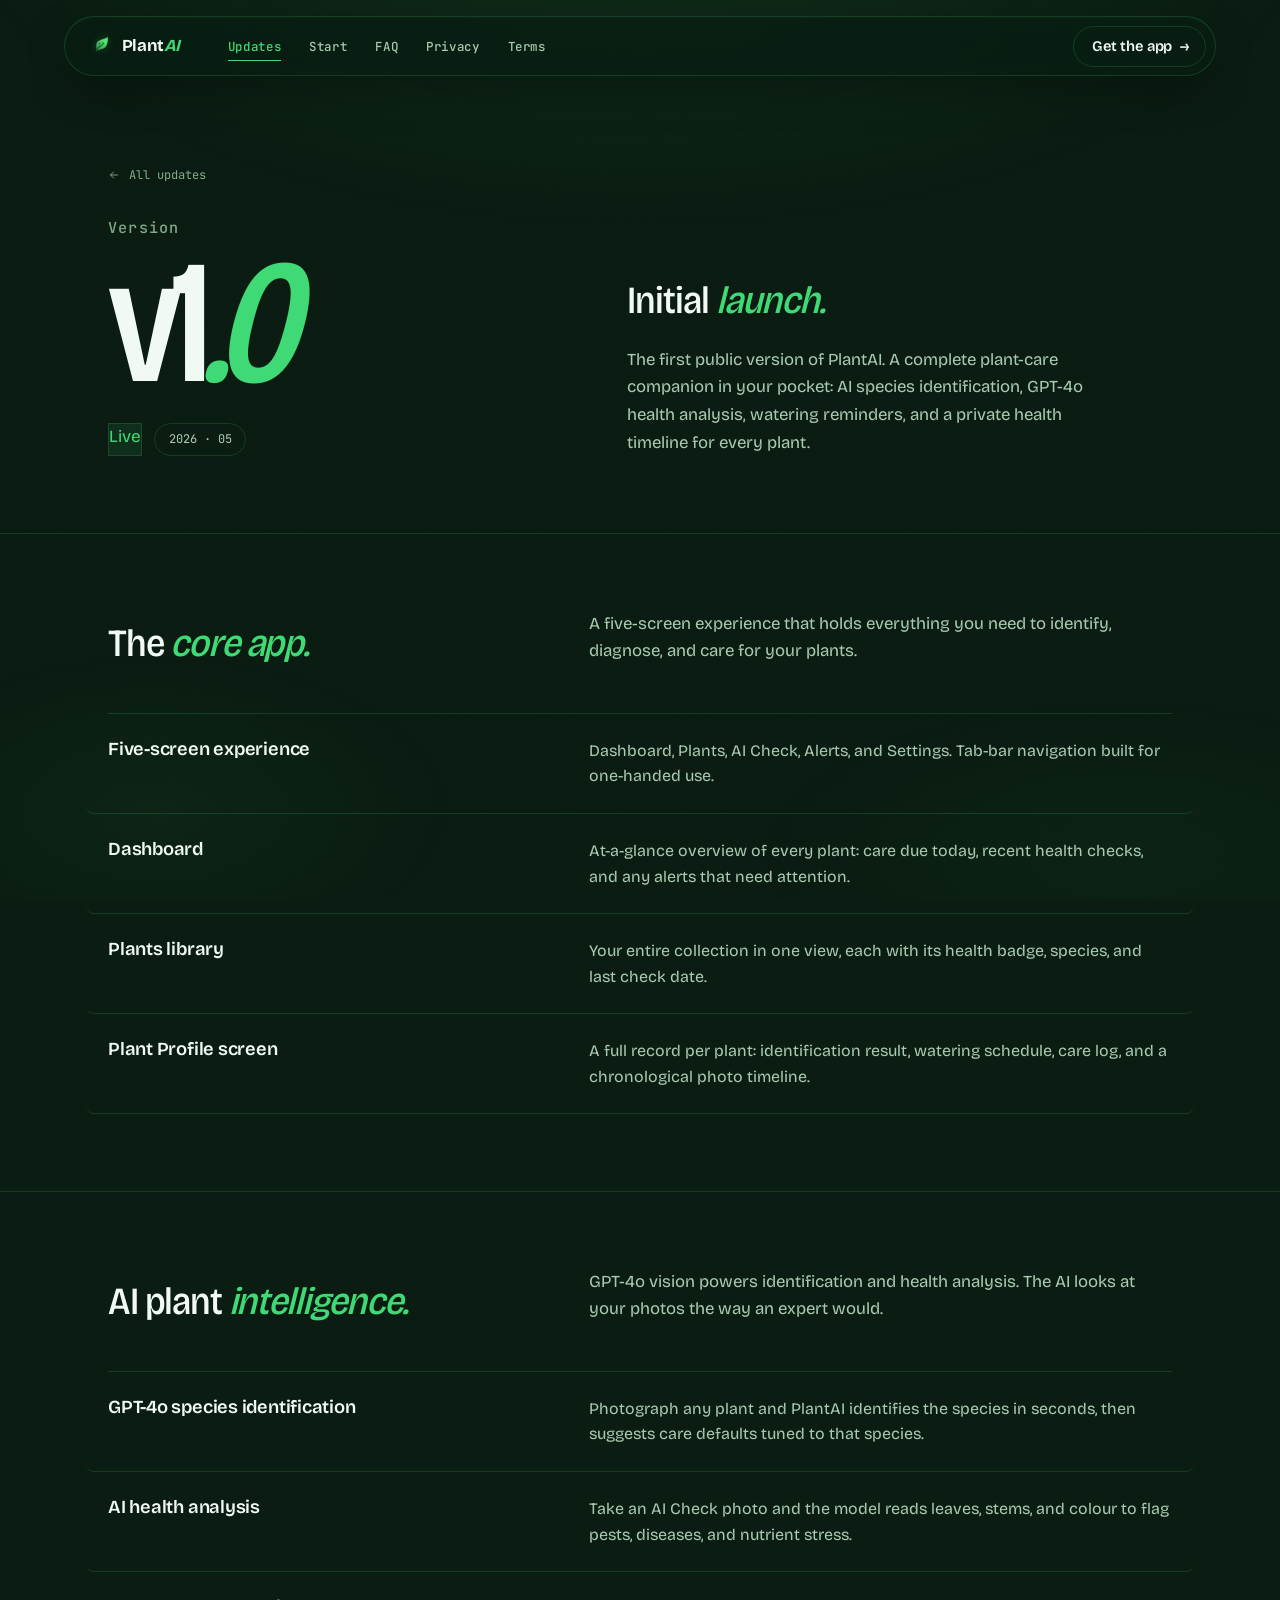
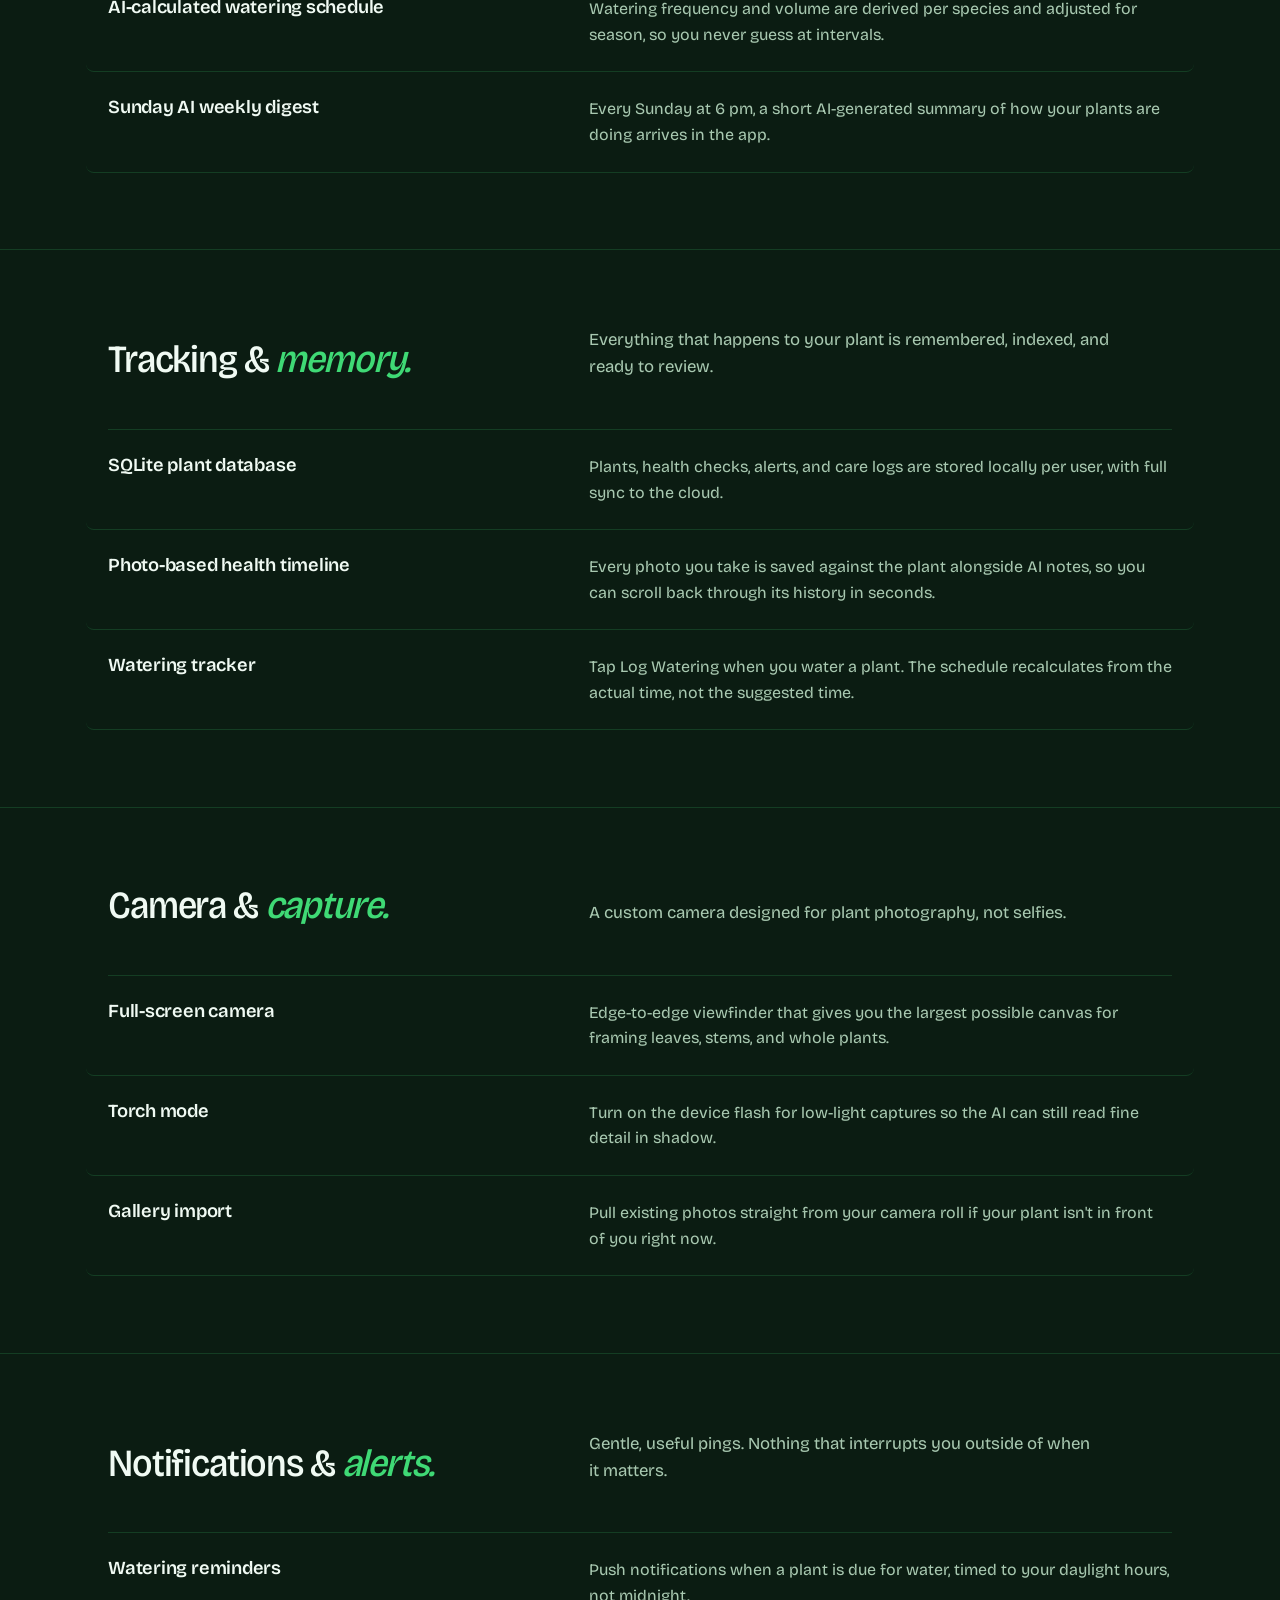
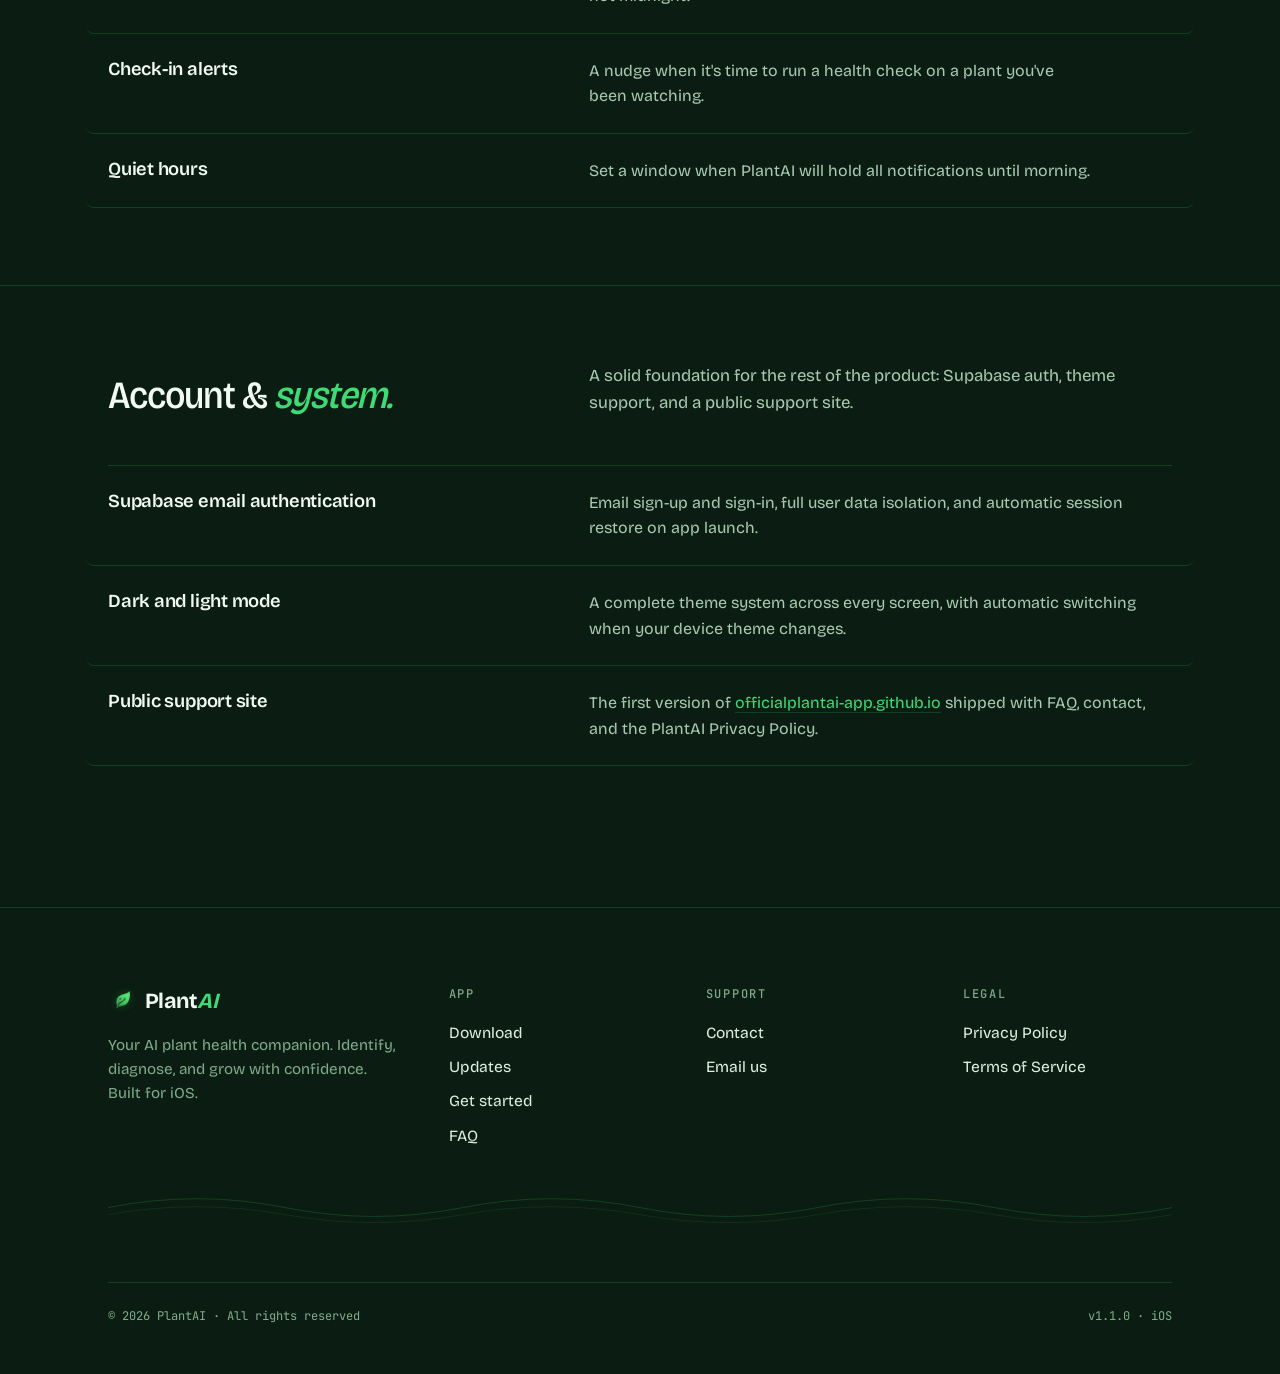
<file: updates/v1-0.html>
<!doctype html>
<html lang="en">
<head>
  <meta charset="utf-8" />
  <meta name="viewport" content="width=device-width, initial-scale=1, viewport-fit=cover" />
  <meta name="theme-color" content="#0B1C12" />
  <title>v1.0 · Initial Launch · PlantAI</title>
  <meta name="description" content="PlantAI v1.0 release notes. The first public launch of PlantAI, May 2026." />

  <link rel="icon" type="image/png" href="../assets/logo.png" />
  <link rel="apple-touch-icon" href="../assets/logo.png" />

  <link rel="preconnect" href="https://fonts.googleapis.com" />
  <link rel="preconnect" href="https://fonts.gstatic.com" crossorigin />
  <link href="https://fonts.googleapis.com/css2?family=Bricolage+Grotesque:opsz,wdth,wght@12..96,75..100,400..800&family=JetBrains+Mono:wght@400;500;600;700&display=swap" rel="stylesheet" />
  <link rel="stylesheet" href="../assets/styles.css" />
</head>
<body>

  <a class="skip" href="#main">Skip to content</a>

  <div id="confirm-banner" role="status" aria-live="polite">
    <span class="b-inner">
      <svg class="check" viewBox="0 0 24 24" fill="none" aria-hidden="true">
        <path d="M5 12.5l4.5 4.5L19 7" stroke="currentColor" stroke-width="2.4" stroke-linecap="round" stroke-linejoin="round"/>
      </svg>
      Email confirmed. Welcome to PlantAI. You can return to the app and sign in.
    </span>
  </div>

  <div class="nav-wrap">
    <nav class="nav" aria-label="Primary">
      <a class="nav-brand" href="../" aria-label="PlantAI home">
        <img class="mark" src="../assets/logo.png" alt="" width="22" height="22" decoding="async" />
        <span>Plant<em>AI</em></span>
      </a>
      <ul class="nav-links">
        <li><a href="./" aria-current="page">Updates</a></li>
        <li><a href="../#getting-started">Start</a></li>
        <li><a href="../#faq">FAQ</a></li>
        <li><a href="../privacy.html">Privacy</a></li>
        <li><a href="../terms.html">Terms</a></li>
      </ul>
      <a class="nav-cta" href="https://apps.apple.com/app/id6771919979" target="_blank" rel="noopener">
        Get the app
        <span class="arrow" aria-hidden="true">→</span>
      </a>
      <button class="nav-toggle" type="button" aria-controls="nav-overlay" aria-expanded="false" aria-label="Open menu">
        <svg class="icon-open" viewBox="0 0 24 24" fill="none" aria-hidden="true"><path d="M4 7h16M4 17h16" stroke="currentColor" stroke-width="1.8" stroke-linecap="round"/></svg>
        <svg class="icon-close" viewBox="0 0 24 24" fill="none" aria-hidden="true"><path d="M6 6l12 12M18 6L6 18" stroke="currentColor" stroke-width="1.8" stroke-linecap="round"/></svg>
      </button>
    </nav>
  </div>

  <div id="nav-overlay" class="nav-overlay" role="dialog" aria-modal="true" aria-label="Menu">
    <ul>
      <li><a href="./" aria-current="page">Updates</a></li>
      <li><a href="../#getting-started">Get started</a></li>
      <li><a href="../#faq">FAQ</a></li>
      <li><a href="../#contact">Contact</a></li>
      <li><a href="../privacy.html">Privacy</a></li>
      <li><a href="../terms.html">Terms</a></li>
    </ul>
    <span class="meta">official.plantai@gmail.com</span>
  </div>

  <main id="main">

    <section class="detail-hero">
      <div class="container">

        <a class="back" href="./">
          <svg viewBox="0 0 24 24" fill="none" aria-hidden="true"><path d="M19 12H5M11 6l-6 6 6 6" stroke="currentColor" stroke-width="1.8" stroke-linecap="round" stroke-linejoin="round"/></svg>
          All updates
        </a>

        <div class="detail-hero-grid hero-stage">

          <div>
            <span class="ver-prefix">Version</span>
            <span class="ver-mega">v1<em>.0</em></span>
            <div class="ver-meta">
              <span class="pill pill--live">Live</span>
              <span class="pill" style="font-family: var(--font-mono); font-size: var(--fs-meta); border: 1px solid var(--leaf-line); color: var(--ink-300); padding: 0.4rem 0.85rem; border-radius: 100px;">2026 · 05</span>
            </div>
          </div>

          <div>
            <h1 class="subtitle">Initial <em>launch.</em></h1>
            <p class="lead">The first public version of PlantAI. A complete plant-care companion in your pocket: AI species identification, GPT-4o health analysis, watering reminders, and a private health timeline for every plant.</p>
          </div>

        </div>
      </div>
    </section>

    <section class="feature-group">
      <div class="container">
        <div class="g-head reveal">
          <h2>The <em>core app.</em></h2>
          <p class="g-lead">A five-screen experience that holds everything you need to identify, diagnose, and care for your plants.</p>
        </div>

        <div class="feature-list reveal">

          <article class="feature-item">
            <h3>Five-screen experience</h3>
            <p>Dashboard, Plants, AI Check, Alerts, and Settings. Tab-bar navigation built for one-handed use.</p>
          </article>

          <article class="feature-item">
            <h3>Dashboard</h3>
            <p>At-a-glance overview of every plant: care due today, recent health checks, and any alerts that need attention.</p>
          </article>

          <article class="feature-item">
            <h3>Plants library</h3>
            <p>Your entire collection in one view, each with its health badge, species, and last check date.</p>
          </article>

          <article class="feature-item">
            <h3>Plant Profile screen</h3>
            <p>A full record per plant: identification result, watering schedule, care log, and a chronological photo timeline.</p>
          </article>

        </div>
      </div>
    </section>

    <section class="feature-group">
      <div class="container">
        <div class="g-head reveal">
          <h2>AI plant <em>intelligence.</em></h2>
          <p class="g-lead">GPT-4o vision powers identification and health analysis. The AI looks at your photos the way an expert would.</p>
        </div>

        <div class="feature-list reveal">

          <article class="feature-item">
            <h3>GPT-4o species identification</h3>
            <p>Photograph any plant and PlantAI identifies the species in seconds, then suggests care defaults tuned to that species.</p>
          </article>

          <article class="feature-item">
            <h3>AI health analysis</h3>
            <p>Take an AI Check photo and the model reads leaves, stems, and colour to flag pests, diseases, and nutrient stress.</p>
          </article>

          <article class="feature-item">
            <h3>AI-calculated watering schedule</h3>
            <p>Watering frequency and volume are derived per species and adjusted for season, so you never guess at intervals.</p>
          </article>

          <article class="feature-item">
            <h3>Sunday AI weekly digest</h3>
            <p>Every Sunday at 6&nbsp;pm, a short AI-generated summary of how your plants are doing arrives in the app.</p>
          </article>

        </div>
      </div>
    </section>

    <section class="feature-group">
      <div class="container">
        <div class="g-head reveal">
          <h2>Tracking &amp; <em>memory.</em></h2>
          <p class="g-lead">Everything that happens to your plant is remembered, indexed, and ready to review.</p>
        </div>

        <div class="feature-list reveal">

          <article class="feature-item">
            <h3>SQLite plant database</h3>
            <p>Plants, health checks, alerts, and care logs are stored locally per user, with full sync to the cloud.</p>
          </article>

          <article class="feature-item">
            <h3>Photo-based health timeline</h3>
            <p>Every photo you take is saved against the plant alongside AI notes, so you can scroll back through its history in seconds.</p>
          </article>

          <article class="feature-item">
            <h3>Watering tracker</h3>
            <p>Tap Log Watering when you water a plant. The schedule recalculates from the actual time, not the suggested time.</p>
          </article>

        </div>
      </div>
    </section>

    <section class="feature-group">
      <div class="container">
        <div class="g-head reveal">
          <h2>Camera &amp; <em>capture.</em></h2>
          <p class="g-lead">A custom camera designed for plant photography, not selfies.</p>
        </div>

        <div class="feature-list reveal">

          <article class="feature-item">
            <h3>Full-screen camera</h3>
            <p>Edge-to-edge viewfinder that gives you the largest possible canvas for framing leaves, stems, and whole plants.</p>
          </article>

          <article class="feature-item">
            <h3>Torch mode</h3>
            <p>Turn on the device flash for low-light captures so the AI can still read fine detail in shadow.</p>
          </article>

          <article class="feature-item">
            <h3>Gallery import</h3>
            <p>Pull existing photos straight from your camera roll if your plant isn't in front of you right now.</p>
          </article>

        </div>
      </div>
    </section>

    <section class="feature-group">
      <div class="container">
        <div class="g-head reveal">
          <h2>Notifications &amp; <em>alerts.</em></h2>
          <p class="g-lead">Gentle, useful pings. Nothing that interrupts you outside of when it matters.</p>
        </div>

        <div class="feature-list reveal">

          <article class="feature-item">
            <h3>Watering reminders</h3>
            <p>Push notifications when a plant is due for water, timed to your daylight hours, not midnight.</p>
          </article>

          <article class="feature-item">
            <h3>Check-in alerts</h3>
            <p>A nudge when it's time to run a health check on a plant you've been watching.</p>
          </article>

          <article class="feature-item">
            <h3>Quiet hours</h3>
            <p>Set a window when PlantAI will hold all notifications until morning.</p>
          </article>

        </div>
      </div>
    </section>

    <section class="feature-group">
      <div class="container">
        <div class="g-head reveal">
          <h2>Account &amp; <em>system.</em></h2>
          <p class="g-lead">A solid foundation for the rest of the product: Supabase auth, theme support, and a public support site.</p>
        </div>

        <div class="feature-list reveal">

          <article class="feature-item">
            <h3>Supabase email authentication</h3>
            <p>Email sign-up and sign-in, full user data isolation, and automatic session restore on app launch.</p>
          </article>

          <article class="feature-item">
            <h3>Dark and light mode</h3>
            <p>A complete theme system across every screen, with automatic switching when your device theme changes.</p>
          </article>

          <article class="feature-item">
            <h3>Public support site</h3>
            <p>The first version of <a href="../" style="color: var(--leaf); border-bottom: 1px solid var(--leaf-line);">officialplantai-app.github.io</a> shipped with FAQ, contact, and the PlantAI Privacy Policy.</p>
          </article>

        </div>
      </div>
    </section>

  </main>

  <footer>
    <div class="container">
      <div class="footer-inner">
        <div class="footer-brand">
          <a class="nav-brand" href="../" aria-label="PlantAI home">
            <img class="mark" src="../assets/logo.png" alt="" width="22" height="22" decoding="async" />
            <span>Plant<em>AI</em></span>
          </a>
          <p>Your AI plant health companion. Identify, diagnose, and grow with confidence. Built for iOS.</p>
        </div>
        <div class="footer-col">
          <h5>App</h5>
          <ul>
            <li><a href="https://apps.apple.com/app/id6771919979" target="_blank" rel="noopener">Download</a></li>
            <li><a href="./">Updates</a></li>
            <li><a href="../#getting-started">Get started</a></li>
            <li><a href="../#faq">FAQ</a></li>
          </ul>
        </div>
        <div class="footer-col">
          <h5>Support</h5>
          <ul>
            <li><a href="../#contact">Contact</a></li>
            <li><a href="mailto:official.plantai@gmail.com">Email us</a></li>
          </ul>
        </div>
        <div class="footer-col">
          <h5>Legal</h5>
          <ul>
            <li><a href="../privacy.html">Privacy Policy</a></li>
            <li><a href="../terms.html">Terms of Service</a></li>
          </ul>
        </div>
      </div>
      <svg class="footer-deco" viewBox="0 0 1200 60" fill="none" aria-hidden="true" preserveAspectRatio="none">
        <path d="M0 30 Q 100 10 200 30 T 400 30 T 600 30 T 800 30 T 1000 30 T 1200 30" stroke="currentColor" stroke-width="1" opacity="0.55"/>
        <path d="M0 38 Q 100 20 200 38 T 400 38 T 600 38 T 800 38 T 1000 38 T 1200 38" stroke="currentColor" stroke-width="1" opacity="0.3"/>
      </svg>
      <div class="footer-bottom">
        <span>© 2026 PlantAI · All rights reserved</span>
        <span>v1.1.0 · iOS</span>
      </div>
    </div>
  </footer>

  <script src="../assets/site.js" defer></script>
</body>
</html>
</file>
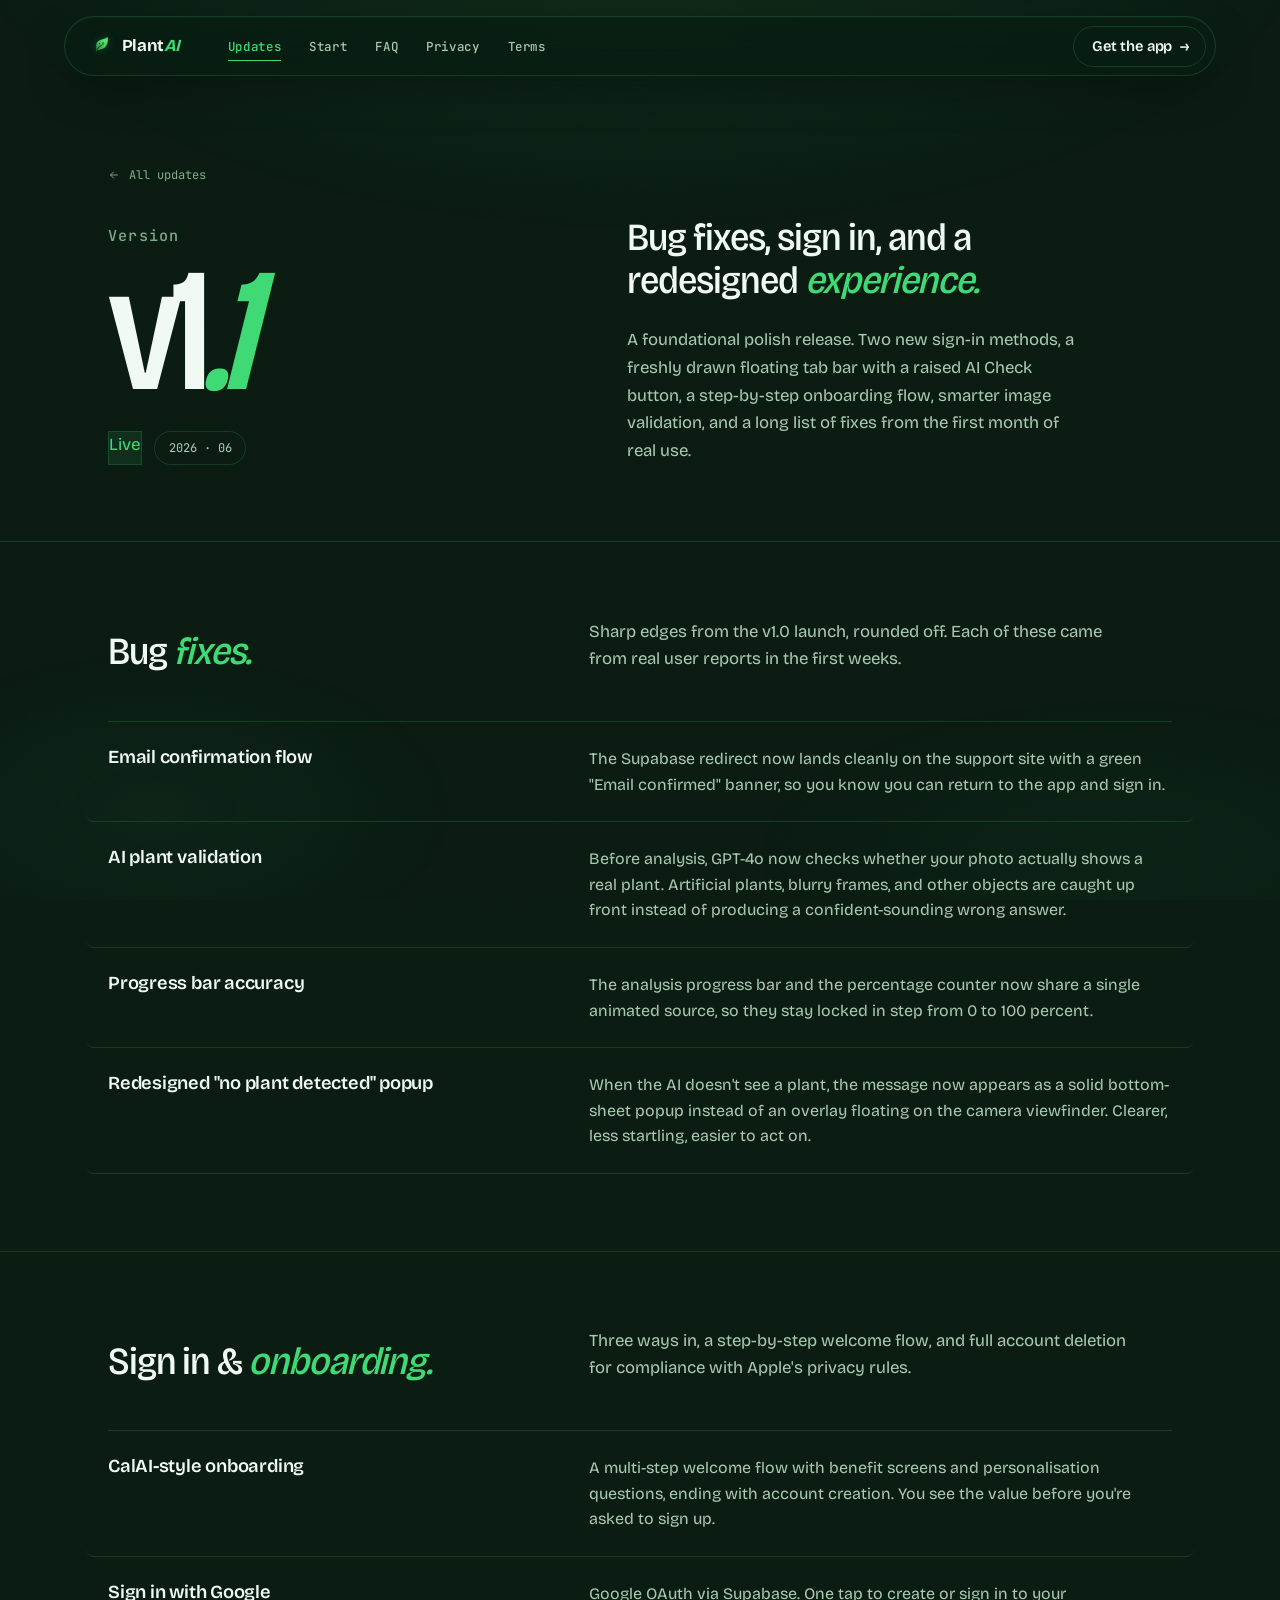
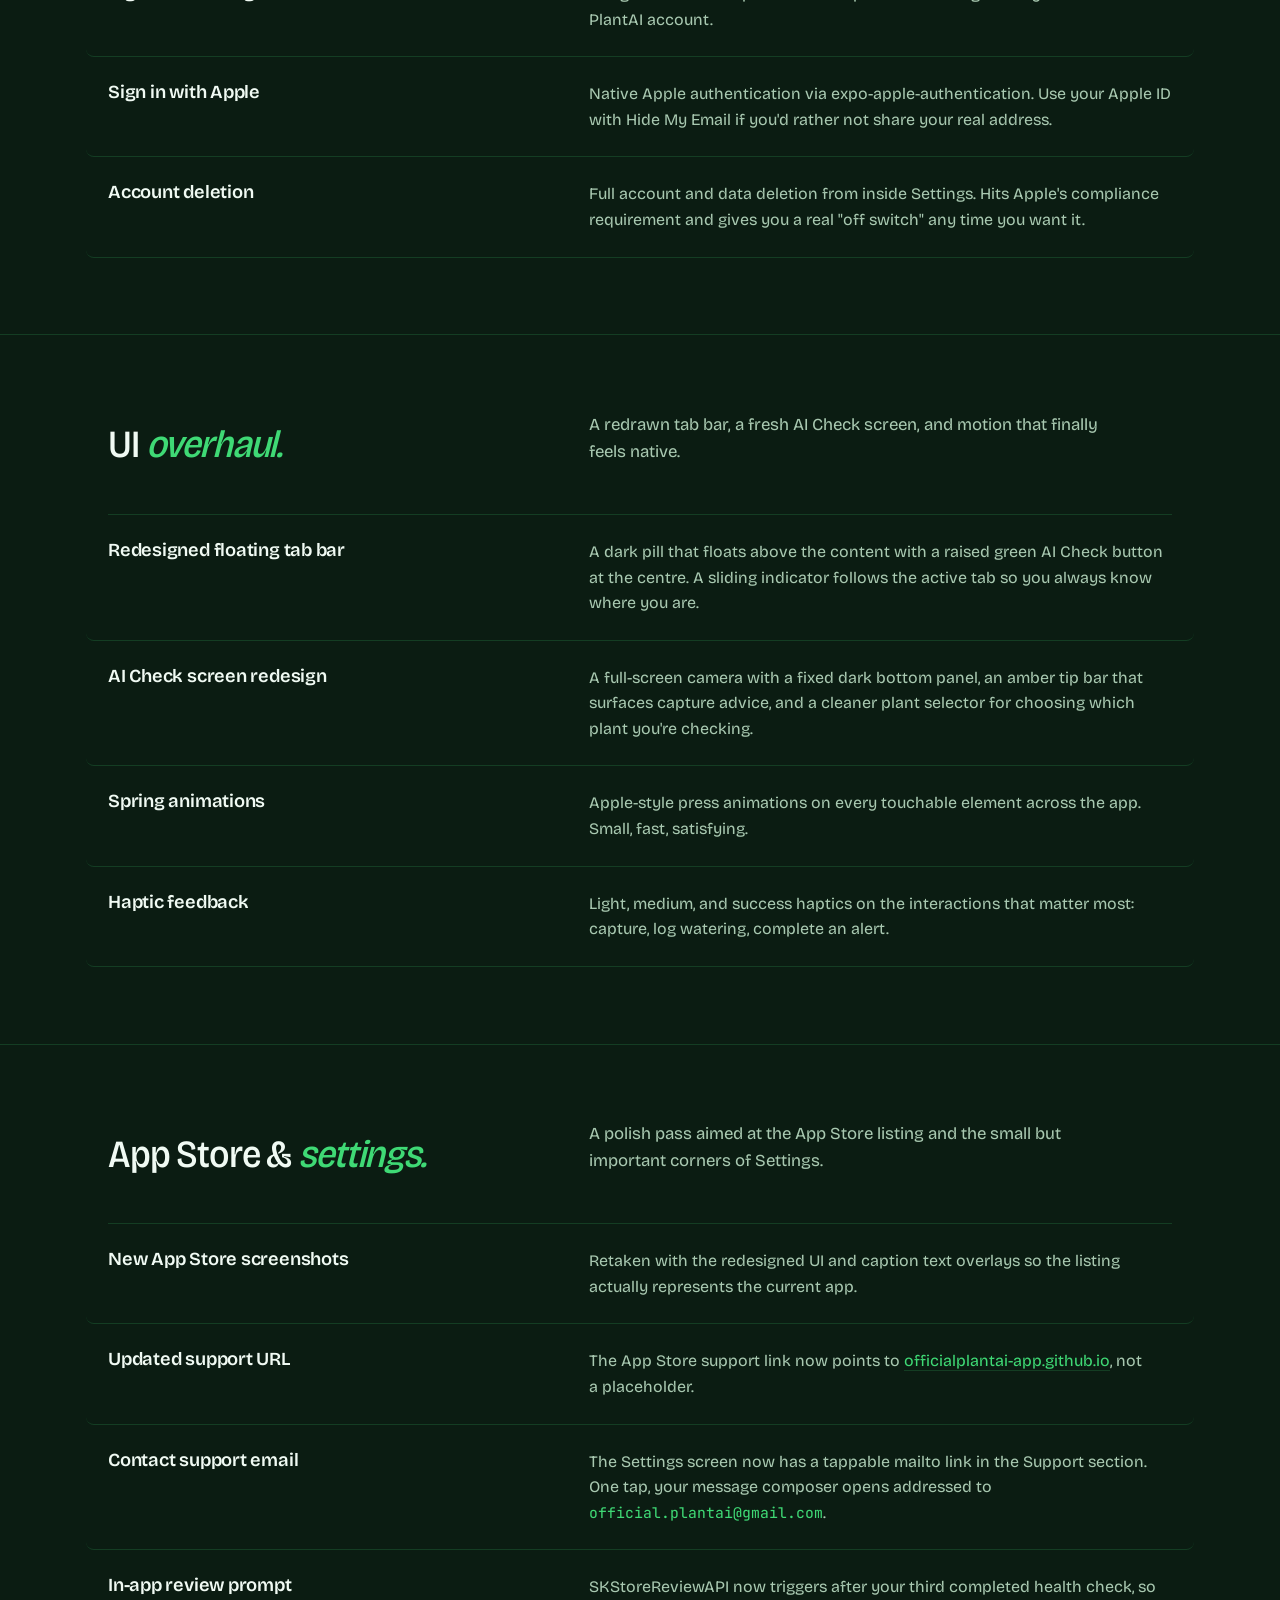
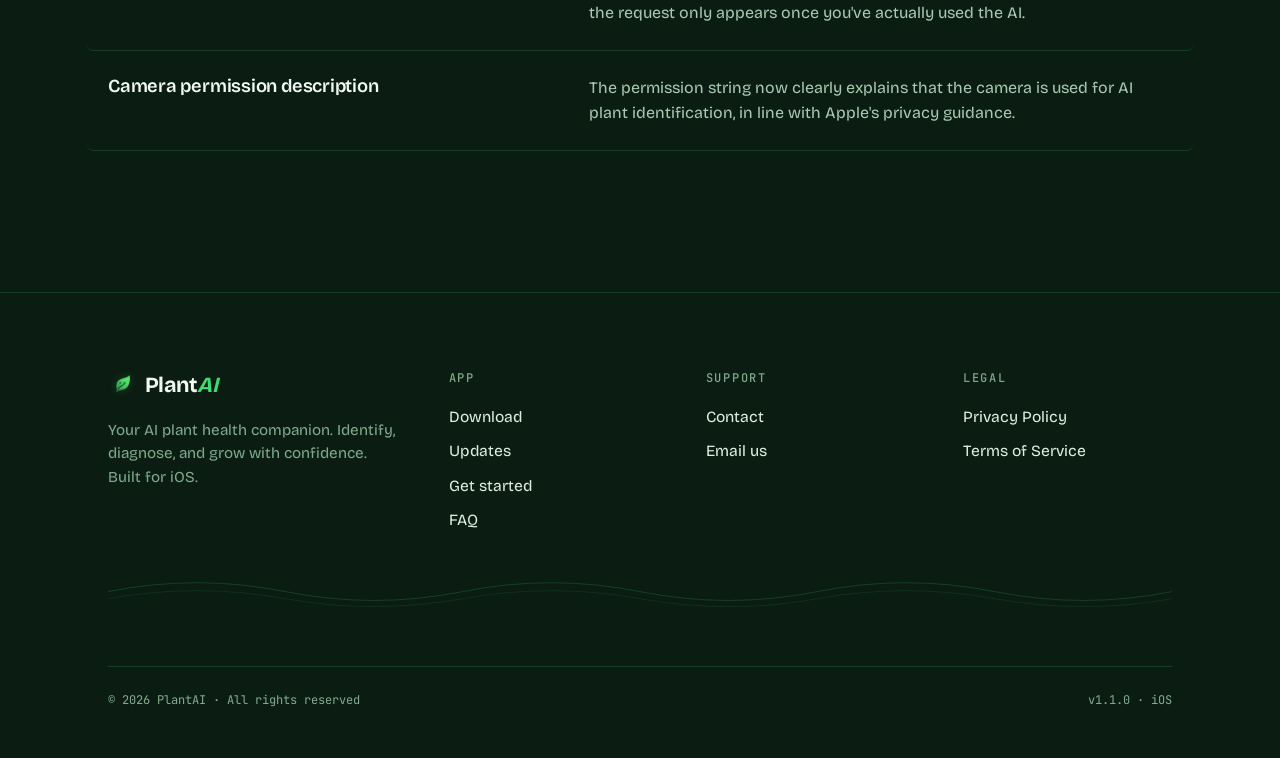
<file: updates/v1-1.html>
<!doctype html>
<html lang="en">
<head>
  <meta charset="utf-8" />
  <meta name="viewport" content="width=device-width, initial-scale=1, viewport-fit=cover" />
  <meta name="theme-color" content="#0B1C12" />
  <title>v1.1 · Bug Fixes, Sign In &amp; a Redesigned Experience · PlantAI</title>
  <meta name="description" content="PlantAI v1.1 release notes. Sign in with Apple and Google, a redesigned tab bar and AI Check screen, and a long list of fixes." />

  <link rel="icon" type="image/png" href="../assets/logo.png" />
  <link rel="apple-touch-icon" href="../assets/logo.png" />

  <link rel="preconnect" href="https://fonts.googleapis.com" />
  <link rel="preconnect" href="https://fonts.gstatic.com" crossorigin />
  <link href="https://fonts.googleapis.com/css2?family=Bricolage+Grotesque:opsz,wdth,wght@12..96,75..100,400..800&family=JetBrains+Mono:wght@400;500;600;700&display=swap" rel="stylesheet" />
  <link rel="stylesheet" href="../assets/styles.css" />
</head>
<body>

  <a class="skip" href="#main">Skip to content</a>

  <div id="confirm-banner" role="status" aria-live="polite">
    <span class="b-inner">
      <svg class="check" viewBox="0 0 24 24" fill="none" aria-hidden="true">
        <path d="M5 12.5l4.5 4.5L19 7" stroke="currentColor" stroke-width="2.4" stroke-linecap="round" stroke-linejoin="round"/>
      </svg>
      Email confirmed. Welcome to PlantAI. You can return to the app and sign in.
    </span>
  </div>

  <div class="nav-wrap">
    <nav class="nav" aria-label="Primary">
      <a class="nav-brand" href="../" aria-label="PlantAI home">
        <img class="mark" src="../assets/logo.png" alt="" width="22" height="22" decoding="async" />
        <span>Plant<em>AI</em></span>
      </a>
      <ul class="nav-links">
        <li><a href="./" aria-current="page">Updates</a></li>
        <li><a href="../#getting-started">Start</a></li>
        <li><a href="../#faq">FAQ</a></li>
        <li><a href="../privacy.html">Privacy</a></li>
        <li><a href="../terms.html">Terms</a></li>
      </ul>
      <a class="nav-cta" href="https://apps.apple.com/app/id6771919979" target="_blank" rel="noopener">
        Get the app
        <span class="arrow" aria-hidden="true">→</span>
      </a>
      <button class="nav-toggle" type="button" aria-controls="nav-overlay" aria-expanded="false" aria-label="Open menu">
        <svg class="icon-open" viewBox="0 0 24 24" fill="none" aria-hidden="true"><path d="M4 7h16M4 17h16" stroke="currentColor" stroke-width="1.8" stroke-linecap="round"/></svg>
        <svg class="icon-close" viewBox="0 0 24 24" fill="none" aria-hidden="true"><path d="M6 6l12 12M18 6L6 18" stroke="currentColor" stroke-width="1.8" stroke-linecap="round"/></svg>
      </button>
    </nav>
  </div>

  <div id="nav-overlay" class="nav-overlay" role="dialog" aria-modal="true" aria-label="Menu">
    <ul>
      <li><a href="./" aria-current="page">Updates</a></li>
      <li><a href="../#getting-started">Get started</a></li>
      <li><a href="../#faq">FAQ</a></li>
      <li><a href="../#contact">Contact</a></li>
      <li><a href="../privacy.html">Privacy</a></li>
      <li><a href="../terms.html">Terms</a></li>
    </ul>
    <span class="meta">official.plantai@gmail.com</span>
  </div>

  <main id="main">

    <section class="detail-hero">
      <div class="container">

        <a class="back" href="./">
          <svg viewBox="0 0 24 24" fill="none" aria-hidden="true"><path d="M19 12H5M11 6l-6 6 6 6" stroke="currentColor" stroke-width="1.8" stroke-linecap="round" stroke-linejoin="round"/></svg>
          All updates
        </a>

        <div class="detail-hero-grid hero-stage">

          <div>
            <span class="ver-prefix">Version</span>
            <span class="ver-mega">v1<em>.1</em></span>
            <div class="ver-meta">
              <span class="pill pill--live">Live</span>
              <span class="pill" style="font-family: var(--font-mono); font-size: var(--fs-meta); border: 1px solid var(--leaf-line); color: var(--ink-300); padding: 0.4rem 0.85rem; border-radius: 100px;">2026 · 06</span>
            </div>
          </div>

          <div>
            <h1 class="subtitle">Bug fixes, sign in, and a redesigned <em>experience.</em></h1>
            <p class="lead">A foundational polish release. Two new sign-in methods, a freshly drawn floating tab bar with a raised AI Check button, a step-by-step onboarding flow, smarter image validation, and a long list of fixes from the first month of real use.</p>
          </div>

        </div>
      </div>
    </section>

    <section class="feature-group">
      <div class="container">
        <div class="g-head reveal">
          <h2>Bug <em>fixes.</em></h2>
          <p class="g-lead">Sharp edges from the v1.0 launch, rounded off. Each of these came from real user reports in the first weeks.</p>
        </div>

        <div class="feature-list reveal">

          <article class="feature-item">
            <h3>Email confirmation flow</h3>
            <p>The Supabase redirect now lands cleanly on the support site with a green "Email confirmed" banner, so you know you can return to the app and sign in.</p>
          </article>

          <article class="feature-item">
            <h3>AI plant validation</h3>
            <p>Before analysis, GPT-4o now checks whether your photo actually shows a real plant. Artificial plants, blurry frames, and other objects are caught up front instead of producing a confident-sounding wrong answer.</p>
          </article>

          <article class="feature-item">
            <h3>Progress bar accuracy</h3>
            <p>The analysis progress bar and the percentage counter now share a single animated source, so they stay locked in step from 0 to 100 percent.</p>
          </article>

          <article class="feature-item">
            <h3>Redesigned "no plant detected" popup</h3>
            <p>When the AI doesn't see a plant, the message now appears as a solid bottom-sheet popup instead of an overlay floating on the camera viewfinder. Clearer, less startling, easier to act on.</p>
          </article>

        </div>
      </div>
    </section>

    <section class="feature-group">
      <div class="container">
        <div class="g-head reveal">
          <h2>Sign in &amp; <em>onboarding.</em></h2>
          <p class="g-lead">Three ways in, a step-by-step welcome flow, and full account deletion for compliance with Apple's privacy rules.</p>
        </div>

        <div class="feature-list reveal">

          <article class="feature-item">
            <h3>CalAI-style onboarding</h3>
            <p>A multi-step welcome flow with benefit screens and personalisation questions, ending with account creation. You see the value before you're asked to sign up.</p>
          </article>

          <article class="feature-item">
            <h3>Sign in with Google</h3>
            <p>Google OAuth via Supabase. One tap to create or sign in to your PlantAI account.</p>
          </article>

          <article class="feature-item">
            <h3>Sign in with Apple</h3>
            <p>Native Apple authentication via expo-apple-authentication. Use your Apple ID with Hide My Email if you'd rather not share your real address.</p>
          </article>

          <article class="feature-item">
            <h3>Account deletion</h3>
            <p>Full account and data deletion from inside Settings. Hits Apple's compliance requirement and gives you a real "off switch" any time you want it.</p>
          </article>

        </div>
      </div>
    </section>

    <section class="feature-group">
      <div class="container">
        <div class="g-head reveal">
          <h2>UI <em>overhaul.</em></h2>
          <p class="g-lead">A redrawn tab bar, a fresh AI Check screen, and motion that finally feels native.</p>
        </div>

        <div class="feature-list reveal">

          <article class="feature-item">
            <h3>Redesigned floating tab bar</h3>
            <p>A dark pill that floats above the content with a raised green AI Check button at the centre. A sliding indicator follows the active tab so you always know where you are.</p>
          </article>

          <article class="feature-item">
            <h3>AI Check screen redesign</h3>
            <p>A full-screen camera with a fixed dark bottom panel, an amber tip bar that surfaces capture advice, and a cleaner plant selector for choosing which plant you're checking.</p>
          </article>

          <article class="feature-item">
            <h3>Spring animations</h3>
            <p>Apple-style press animations on every touchable element across the app. Small, fast, satisfying.</p>
          </article>

          <article class="feature-item">
            <h3>Haptic feedback</h3>
            <p>Light, medium, and success haptics on the interactions that matter most: capture, log watering, complete an alert.</p>
          </article>

        </div>
      </div>
    </section>

    <section class="feature-group">
      <div class="container">
        <div class="g-head reveal">
          <h2>App Store &amp; <em>settings.</em></h2>
          <p class="g-lead">A polish pass aimed at the App Store listing and the small but important corners of Settings.</p>
        </div>

        <div class="feature-list reveal">

          <article class="feature-item">
            <h3>New App Store screenshots</h3>
            <p>Retaken with the redesigned UI and caption text overlays so the listing actually represents the current app.</p>
          </article>

          <article class="feature-item">
            <h3>Updated support URL</h3>
            <p>The App Store support link now points to <a href="../" style="color: var(--leaf); border-bottom: 1px solid var(--leaf-line);">officialplantai-app.github.io</a>, not a placeholder.</p>
          </article>

          <article class="feature-item">
            <h3>Contact support email</h3>
            <p>The Settings screen now has a tappable mailto link in the Support section. One tap, your message composer opens addressed to <span style="font-family: var(--font-mono); font-size: 0.92em; color: var(--leaf);">official.plantai@gmail.com</span>.</p>
          </article>

          <article class="feature-item">
            <h3>In-app review prompt</h3>
            <p>SKStoreReviewAPI now triggers after your third completed health check, so the request only appears once you've actually used the AI.</p>
          </article>

          <article class="feature-item">
            <h3>Camera permission description</h3>
            <p>The permission string now clearly explains that the camera is used for AI plant identification, in line with Apple's privacy guidance.</p>
          </article>

        </div>
      </div>
    </section>

  </main>

  <footer>
    <div class="container">
      <div class="footer-inner">
        <div class="footer-brand">
          <a class="nav-brand" href="../" aria-label="PlantAI home">
            <img class="mark" src="../assets/logo.png" alt="" width="22" height="22" decoding="async" />
            <span>Plant<em>AI</em></span>
          </a>
          <p>Your AI plant health companion. Identify, diagnose, and grow with confidence. Built for iOS.</p>
        </div>
        <div class="footer-col">
          <h5>App</h5>
          <ul>
            <li><a href="https://apps.apple.com/app/id6771919979" target="_blank" rel="noopener">Download</a></li>
            <li><a href="./">Updates</a></li>
            <li><a href="../#getting-started">Get started</a></li>
            <li><a href="../#faq">FAQ</a></li>
          </ul>
        </div>
        <div class="footer-col">
          <h5>Support</h5>
          <ul>
            <li><a href="../#contact">Contact</a></li>
            <li><a href="mailto:official.plantai@gmail.com">Email us</a></li>
          </ul>
        </div>
        <div class="footer-col">
          <h5>Legal</h5>
          <ul>
            <li><a href="../privacy.html">Privacy Policy</a></li>
            <li><a href="../terms.html">Terms of Service</a></li>
          </ul>
        </div>
      </div>
      <svg class="footer-deco" viewBox="0 0 1200 60" fill="none" aria-hidden="true" preserveAspectRatio="none">
        <path d="M0 30 Q 100 10 200 30 T 400 30 T 600 30 T 800 30 T 1000 30 T 1200 30" stroke="currentColor" stroke-width="1" opacity="0.55"/>
        <path d="M0 38 Q 100 20 200 38 T 400 38 T 600 38 T 800 38 T 1000 38 T 1200 38" stroke="currentColor" stroke-width="1" opacity="0.3"/>
      </svg>
      <div class="footer-bottom">
        <span>© 2026 PlantAI · All rights reserved</span>
        <span>v1.1.0 · iOS</span>
      </div>
    </div>
  </footer>

  <script src="../assets/site.js" defer></script>
</body>
</html>
</file>
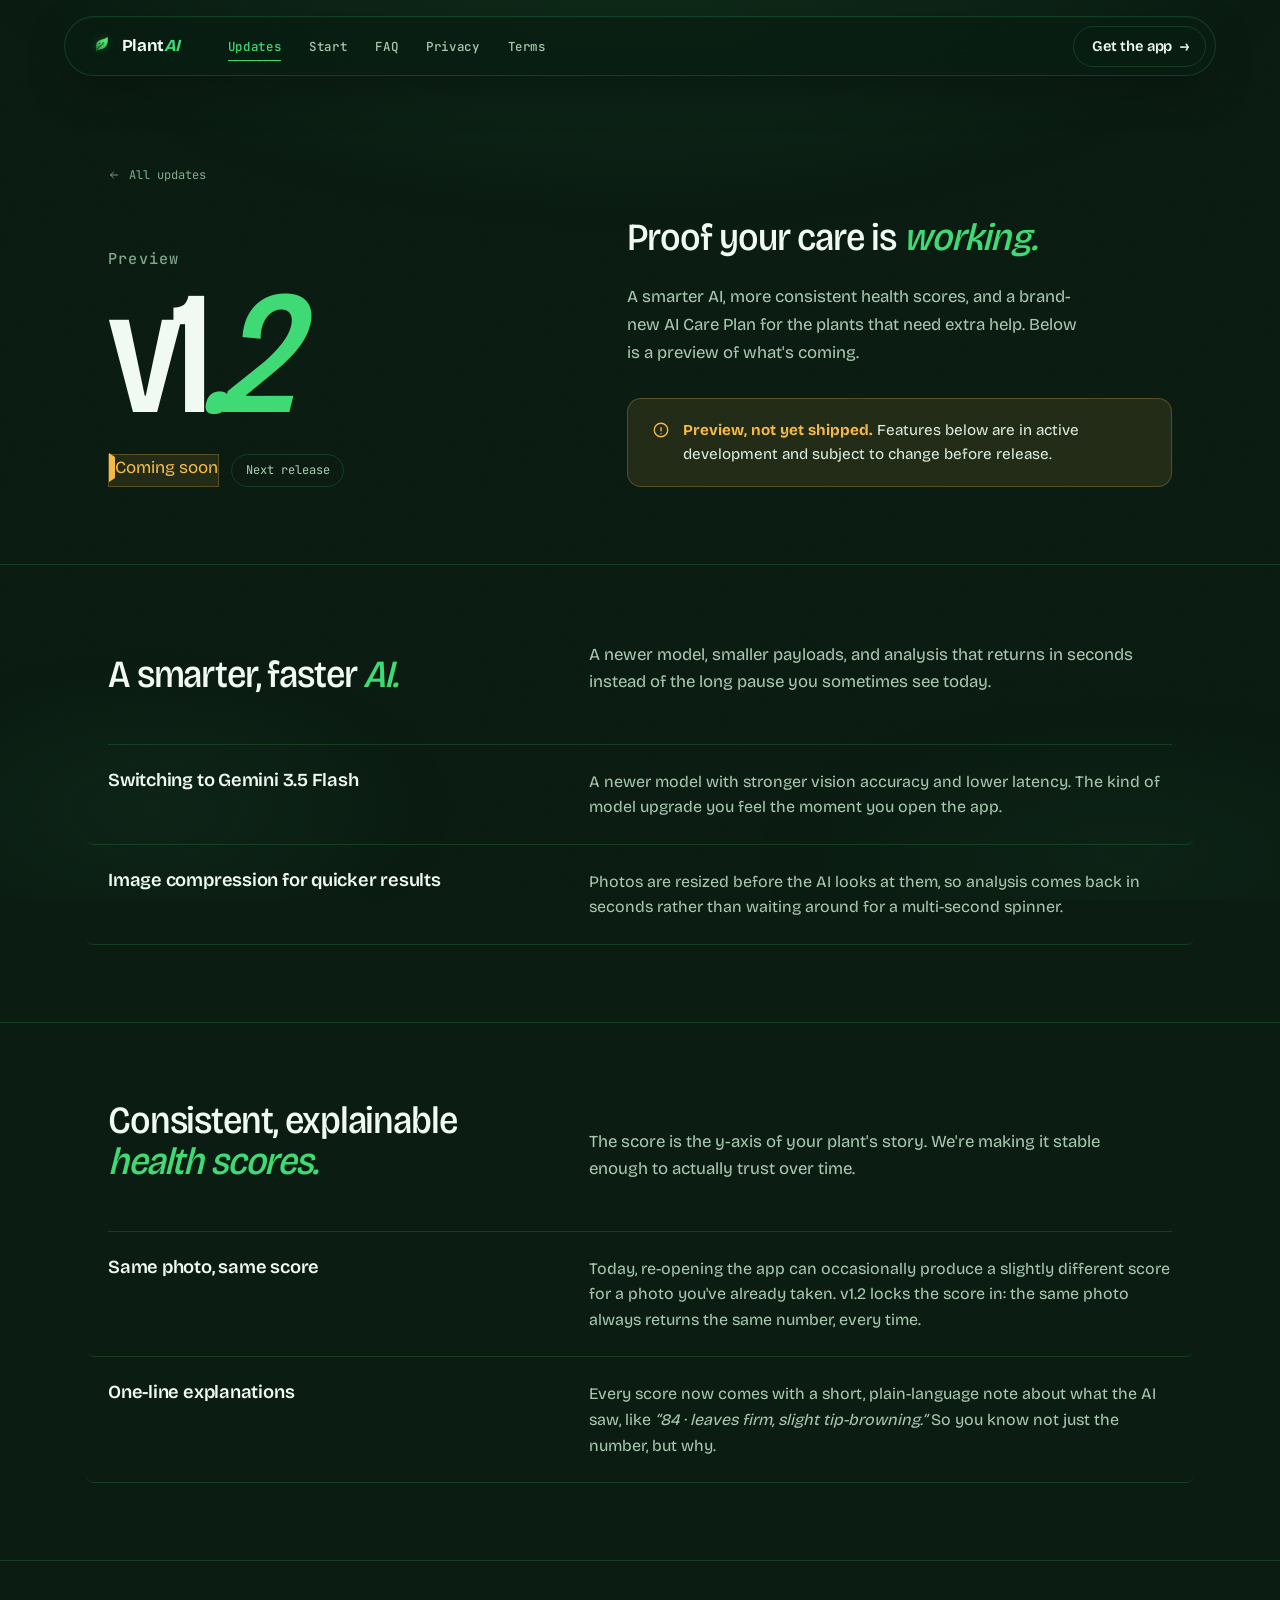
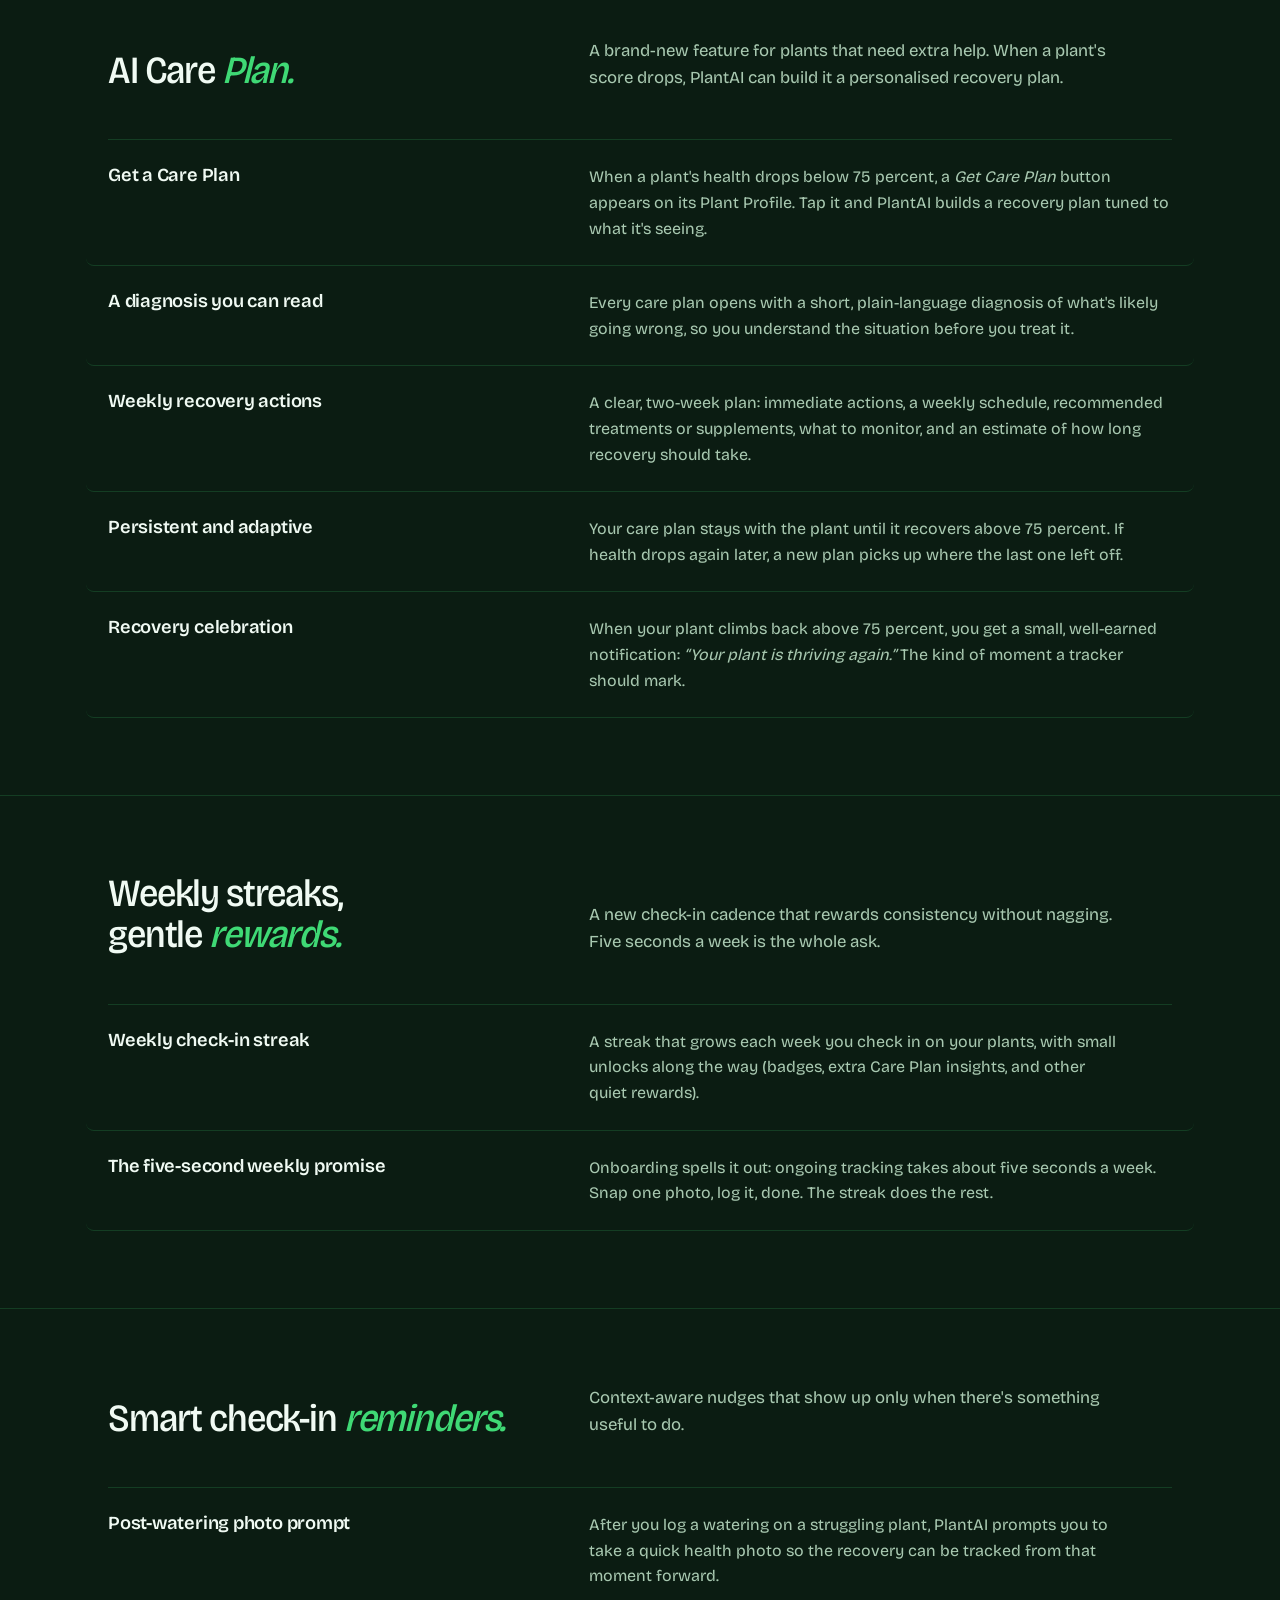
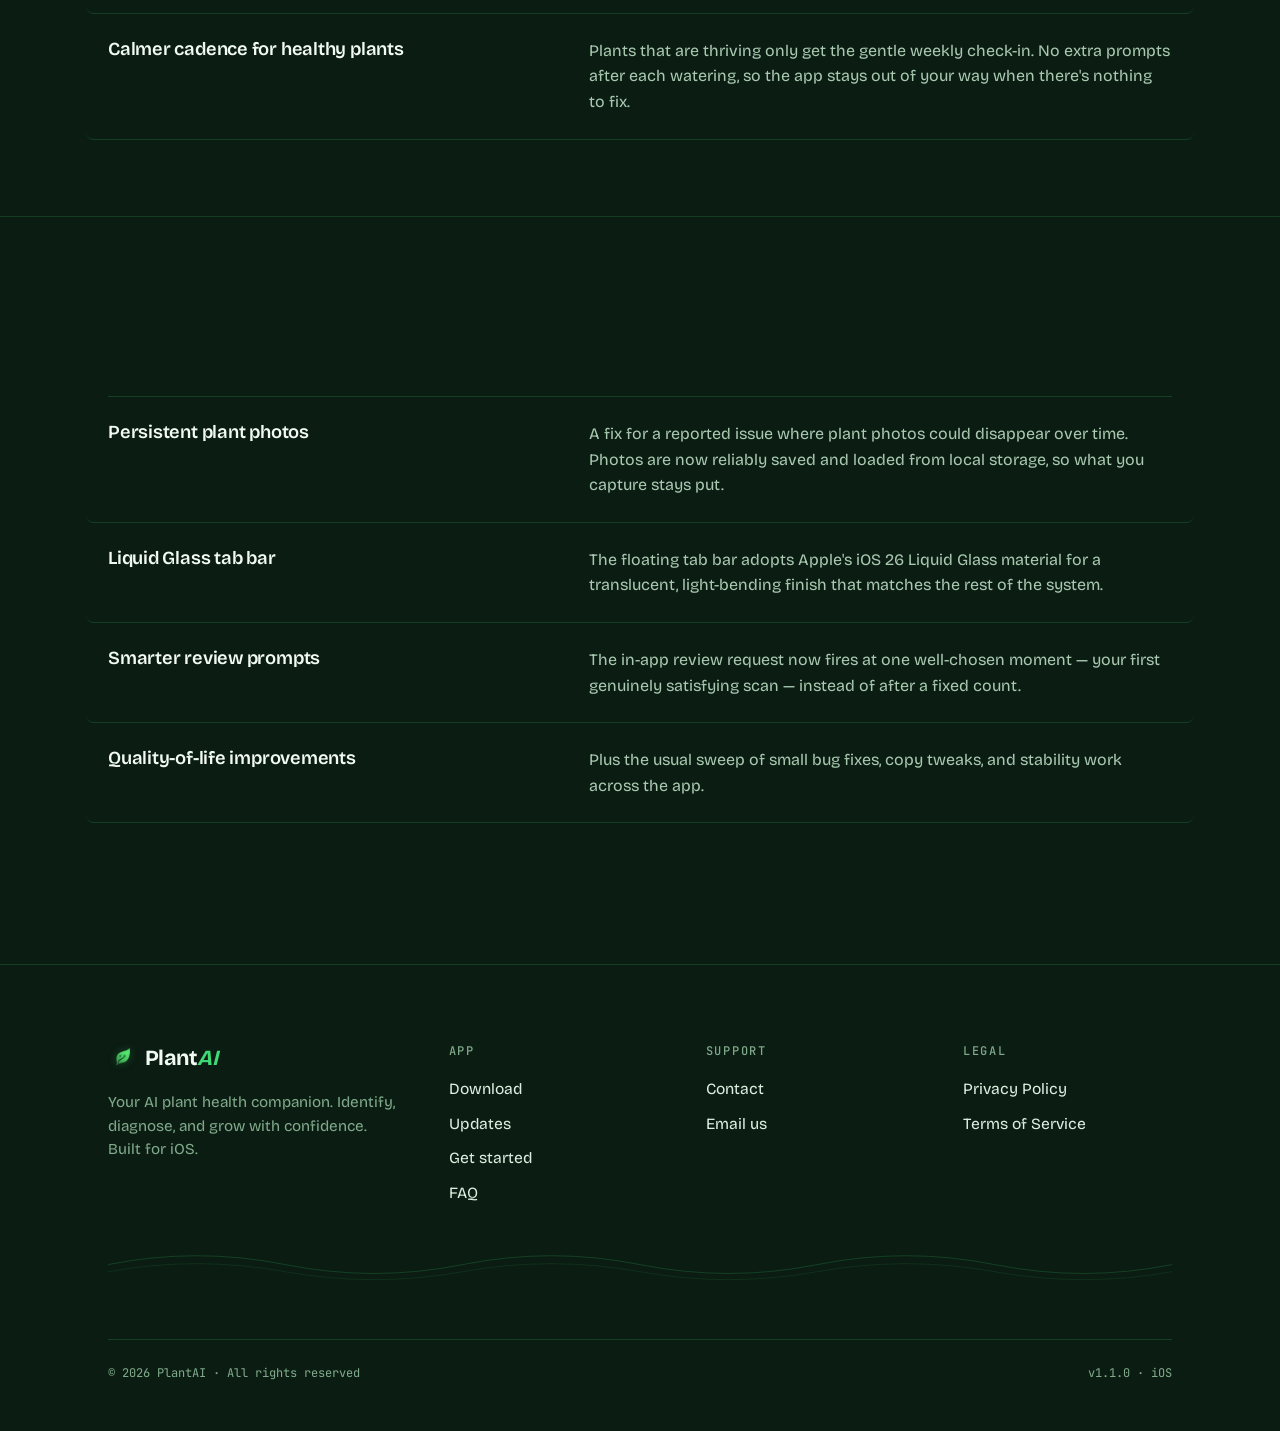
<file: updates/v1-2.html>
<!doctype html>
<html lang="en">
<head>
  <meta charset="utf-8" />
  <meta name="viewport" content="width=device-width, initial-scale=1, viewport-fit=cover" />
  <meta name="theme-color" content="#0B1C12" />
  <title>v1.2 · Coming Soon · PlantAI</title>
  <meta name="description" content="A preview of PlantAI v1.2. A smarter AI, an AI Care Plan for struggling plants, weekly streaks, and reliability fixes." />

  <link rel="icon" type="image/png" href="../assets/logo.png" />
  <link rel="apple-touch-icon" href="../assets/logo.png" />

  <link rel="preconnect" href="https://fonts.googleapis.com" />
  <link rel="preconnect" href="https://fonts.gstatic.com" crossorigin />
  <link href="https://fonts.googleapis.com/css2?family=Bricolage+Grotesque:opsz,wdth,wght@12..96,75..100,400..800&family=JetBrains+Mono:wght@400;500;600;700&display=swap" rel="stylesheet" />
  <link rel="stylesheet" href="../assets/styles.css" />
</head>
<body>

  <a class="skip" href="#main">Skip to content</a>

  <div id="confirm-banner" role="status" aria-live="polite">
    <span class="b-inner">
      <svg class="check" viewBox="0 0 24 24" fill="none" aria-hidden="true">
        <path d="M5 12.5l4.5 4.5L19 7" stroke="currentColor" stroke-width="2.4" stroke-linecap="round" stroke-linejoin="round"/>
      </svg>
      Email confirmed. Welcome to PlantAI. You can return to the app and sign in.
    </span>
  </div>

  <div class="nav-wrap">
    <nav class="nav" aria-label="Primary">
      <a class="nav-brand" href="../" aria-label="PlantAI home">
        <img class="mark" src="../assets/logo.png" alt="" width="22" height="22" decoding="async" />
        <span>Plant<em>AI</em></span>
      </a>
      <ul class="nav-links">
        <li><a href="./" aria-current="page">Updates</a></li>
        <li><a href="../#getting-started">Start</a></li>
        <li><a href="../#faq">FAQ</a></li>
        <li><a href="../privacy.html">Privacy</a></li>
        <li><a href="../terms.html">Terms</a></li>
      </ul>
      <a class="nav-cta" href="https://apps.apple.com/app/id6771919979" target="_blank" rel="noopener">
        Get the app
        <span class="arrow" aria-hidden="true">→</span>
      </a>
      <button class="nav-toggle" type="button" aria-controls="nav-overlay" aria-expanded="false" aria-label="Open menu">
        <svg class="icon-open" viewBox="0 0 24 24" fill="none" aria-hidden="true"><path d="M4 7h16M4 17h16" stroke="currentColor" stroke-width="1.8" stroke-linecap="round"/></svg>
        <svg class="icon-close" viewBox="0 0 24 24" fill="none" aria-hidden="true"><path d="M6 6l12 12M18 6L6 18" stroke="currentColor" stroke-width="1.8" stroke-linecap="round"/></svg>
      </button>
    </nav>
  </div>

  <div id="nav-overlay" class="nav-overlay" role="dialog" aria-modal="true" aria-label="Menu">
    <ul>
      <li><a href="./" aria-current="page">Updates</a></li>
      <li><a href="../#getting-started">Get started</a></li>
      <li><a href="../#faq">FAQ</a></li>
      <li><a href="../#contact">Contact</a></li>
      <li><a href="../privacy.html">Privacy</a></li>
      <li><a href="../terms.html">Terms</a></li>
    </ul>
    <span class="meta">official.plantai@gmail.com</span>
  </div>

  <main id="main">

    <section class="detail-hero">
      <div class="container">

        <a class="back" href="./">
          <svg viewBox="0 0 24 24" fill="none" aria-hidden="true"><path d="M19 12H5M11 6l-6 6 6 6" stroke="currentColor" stroke-width="1.8" stroke-linecap="round" stroke-linejoin="round"/></svg>
          All updates
        </a>

        <div class="detail-hero-grid hero-stage">

          <div>
            <span class="ver-prefix">Preview</span>
            <span class="ver-mega">v1<em>.2</em></span>
            <div class="ver-meta">
              <span class="pill pill--next">Coming soon</span>
              <span class="pill" style="font-family: var(--font-mono); font-size: var(--fs-meta); border: 1px solid var(--leaf-line); color: var(--ink-300); padding: 0.4rem 0.85rem; border-radius: 100px;">Next release</span>
            </div>
          </div>

          <div>
            <h1 class="subtitle">Proof your care is <em>working.</em></h1>
            <p class="lead">A smarter AI, more consistent health scores, and a brand-new AI Care Plan for the plants that need extra help. Below is a preview of what's coming.</p>

            <div class="preview-notice">
              <svg viewBox="0 0 24 24" fill="none" aria-hidden="true">
                <path d="M12 9v4M12 17h.01M3 12a9 9 0 1 1 18 0 9 9 0 0 1-18 0z" stroke="currentColor" stroke-width="1.8" stroke-linecap="round" stroke-linejoin="round"/>
              </svg>
              <span><strong>Preview, not yet shipped.</strong> Features below are in active development and subject to change before release.</span>
            </div>
          </div>

        </div>
      </div>
    </section>

    <section class="feature-group">
      <div class="container">
        <div class="g-head reveal">
          <h2>A smarter, faster <em>AI.</em></h2>
          <p class="g-lead">A newer model, smaller payloads, and analysis that returns in seconds instead of the long pause you sometimes see today.</p>
        </div>

        <div class="feature-list reveal">

          <article class="feature-item">
            <h3>Switching to Gemini 3.5 Flash</h3>
            <p>A newer model with stronger vision accuracy and lower latency. The kind of model upgrade you feel the moment you open the app.</p>
          </article>

          <article class="feature-item">
            <h3>Image compression for quicker results</h3>
            <p>Photos are resized before the AI looks at them, so analysis comes back in seconds rather than waiting around for a multi-second spinner.</p>
          </article>

        </div>
      </div>
    </section>

    <section class="feature-group">
      <div class="container">
        <div class="g-head reveal">
          <h2>Consistent, explainable <em>health scores.</em></h2>
          <p class="g-lead">The score is the y-axis of your plant's story. We're making it stable enough to actually trust over time.</p>
        </div>

        <div class="feature-list reveal">

          <article class="feature-item">
            <h3>Same photo, same score</h3>
            <p>Today, re-opening the app can occasionally produce a slightly different score for a photo you've already taken. v1.2 locks the score in: the same photo always returns the same number, every time.</p>
          </article>

          <article class="feature-item">
            <h3>One-line explanations</h3>
            <p>Every score now comes with a short, plain-language note about what the AI saw, like <em>“84 · leaves firm, slight tip-browning.”</em> So you know not just the number, but why.</p>
          </article>

        </div>
      </div>
    </section>

    <section class="feature-group">
      <div class="container">
        <div class="g-head reveal">
          <h2>AI Care <em>Plan.</em></h2>
          <p class="g-lead">A brand-new feature for plants that need extra help. When a plant's score drops, PlantAI can build it a personalised recovery plan.</p>
        </div>

        <div class="feature-list reveal">

          <article class="feature-item">
            <h3>Get a Care Plan</h3>
            <p>When a plant's health drops below 75 percent, a <em>Get Care Plan</em> button appears on its Plant Profile. Tap it and PlantAI builds a recovery plan tuned to what it's seeing.</p>
          </article>

          <article class="feature-item">
            <h3>A diagnosis you can read</h3>
            <p>Every care plan opens with a short, plain-language diagnosis of what's likely going wrong, so you understand the situation before you treat it.</p>
          </article>

          <article class="feature-item">
            <h3>Weekly recovery actions</h3>
            <p>A clear, two-week plan: immediate actions, a weekly schedule, recommended treatments or supplements, what to monitor, and an estimate of how long recovery should take.</p>
          </article>

          <article class="feature-item">
            <h3>Persistent and adaptive</h3>
            <p>Your care plan stays with the plant until it recovers above 75 percent. If health drops again later, a new plan picks up where the last one left off.</p>
          </article>

          <article class="feature-item">
            <h3>Recovery celebration</h3>
            <p>When your plant climbs back above 75 percent, you get a small, well-earned notification: <em>“Your plant is thriving again.”</em> The kind of moment a tracker should mark.</p>
          </article>

        </div>
      </div>
    </section>

    <section class="feature-group">
      <div class="container">
        <div class="g-head reveal">
          <h2>Weekly streaks, gentle <em>rewards.</em></h2>
          <p class="g-lead">A new check-in cadence that rewards consistency without nagging. Five seconds a week is the whole ask.</p>
        </div>

        <div class="feature-list reveal">

          <article class="feature-item">
            <h3>Weekly check-in streak</h3>
            <p>A streak that grows each week you check in on your plants, with small unlocks along the way (badges, extra Care Plan insights, and other quiet rewards).</p>
          </article>

          <article class="feature-item">
            <h3>The five-second weekly promise</h3>
            <p>Onboarding spells it out: ongoing tracking takes about five seconds a week. Snap one photo, log it, done. The streak does the rest.</p>
          </article>

        </div>
      </div>
    </section>

    <section class="feature-group">
      <div class="container">
        <div class="g-head reveal">
          <h2>Smart check-in <em>reminders.</em></h2>
          <p class="g-lead">Context-aware nudges that show up only when there's something useful to do.</p>
        </div>

        <div class="feature-list reveal">

          <article class="feature-item">
            <h3>Post-watering photo prompt</h3>
            <p>After you log a watering on a struggling plant, PlantAI prompts you to take a quick health photo so the recovery can be tracked from that moment forward.</p>
          </article>

          <article class="feature-item">
            <h3>Calmer cadence for healthy plants</h3>
            <p>Plants that are thriving only get the gentle weekly check-in. No extra prompts after each watering, so the app stays out of your way when there's nothing to fix.</p>
          </article>

        </div>
      </div>
    </section>

    <section class="feature-group">
      <div class="container">
        <div class="g-head reveal">
          <h2>Reliability &amp; <em>polish.</em></h2>
          <p class="g-lead">The small things that quietly make the app feel more solid every time you open it.</p>
        </div>

        <div class="feature-list reveal">

          <article class="feature-item">
            <h3>Persistent plant photos</h3>
            <p>A fix for a reported issue where plant photos could disappear over time. Photos are now reliably saved and loaded from local storage, so what you capture stays put.</p>
          </article>

          <article class="feature-item">
            <h3>Liquid Glass tab bar</h3>
            <p>The floating tab bar adopts Apple's iOS 26 Liquid Glass material for a translucent, light-bending finish that matches the rest of the system.</p>
          </article>

          <article class="feature-item">
            <h3>Smarter review prompts</h3>
            <p>The in-app review request now fires at one well-chosen moment — your first genuinely satisfying scan — instead of after a fixed count.</p>
          </article>

          <article class="feature-item">
            <h3>Quality-of-life improvements</h3>
            <p>Plus the usual sweep of small bug fixes, copy tweaks, and stability work across the app.</p>
          </article>

        </div>
      </div>
    </section>

  </main>

  <footer>
    <div class="container">
      <div class="footer-inner">
        <div class="footer-brand">
          <a class="nav-brand" href="../" aria-label="PlantAI home">
            <img class="mark" src="../assets/logo.png" alt="" width="22" height="22" decoding="async" />
            <span>Plant<em>AI</em></span>
          </a>
          <p>Your AI plant health companion. Identify, diagnose, and grow with confidence. Built for iOS.</p>
        </div>
        <div class="footer-col">
          <h5>App</h5>
          <ul>
            <li><a href="https://apps.apple.com/app/id6771919979" target="_blank" rel="noopener">Download</a></li>
            <li><a href="./">Updates</a></li>
            <li><a href="../#getting-started">Get started</a></li>
            <li><a href="../#faq">FAQ</a></li>
          </ul>
        </div>
        <div class="footer-col">
          <h5>Support</h5>
          <ul>
            <li><a href="../#contact">Contact</a></li>
            <li><a href="mailto:official.plantai@gmail.com">Email us</a></li>
          </ul>
        </div>
        <div class="footer-col">
          <h5>Legal</h5>
          <ul>
            <li><a href="../privacy.html">Privacy Policy</a></li>
            <li><a href="../terms.html">Terms of Service</a></li>
          </ul>
        </div>
      </div>
      <svg class="footer-deco" viewBox="0 0 1200 60" fill="none" aria-hidden="true" preserveAspectRatio="none">
        <path d="M0 30 Q 100 10 200 30 T 400 30 T 600 30 T 800 30 T 1000 30 T 1200 30" stroke="currentColor" stroke-width="1" opacity="0.55"/>
        <path d="M0 38 Q 100 20 200 38 T 400 38 T 600 38 T 800 38 T 1000 38 T 1200 38" stroke="currentColor" stroke-width="1" opacity="0.3"/>
      </svg>
      <div class="footer-bottom">
        <span>© 2026 PlantAI · All rights reserved</span>
        <span>v1.1.0 · iOS</span>
      </div>
    </div>
  </footer>

  <script src="../assets/site.js" defer></script>
</body>
</html>
</file>
<file: assets/styles.css>
/* ============================================================
   PlantAI — design system
   Scientific botanical archive × modern AI lab
   ============================================================ */

/* ── RESET ─────────────────────────────────────────────────── */
*, *::before, *::after { box-sizing: border-box; margin: 0; padding: 0; }
html {
  -webkit-text-size-adjust: 100%;
  color-scheme: dark;
}
img, svg, video { display: block; max-width: 100%; }
input, button, textarea, select { font: inherit; color: inherit; }
button { background: none; border: 0; cursor: pointer; }
a { color: inherit; text-decoration: none; }
::selection { background: var(--leaf); color: var(--bg); }

/* Intentional tap-highlight and touch optimisation */
* { -webkit-tap-highlight-color: rgba(63, 217, 117, 0.18); }
a, button, summary, [role="button"], details > summary { touch-action: manipulation; }

/* Skip link — keyboard-only access to main content */
.skip {
  position: absolute;
  top: 0; left: 0;
  background: var(--leaf);
  color: var(--bg);
  font-family: var(--font-mono);
  font-size: 0.8rem;
  font-weight: 700;
  letter-spacing: 0.04em;
  padding: 0.7rem 1.1rem;
  border-radius: 0 0 var(--r-sm) 0;
  transform: translateY(-110%);
  transition: transform var(--dur) var(--ease-out);
  z-index: 999;
}
.skip:focus { transform: translateY(0); }

/* ── TOKENS ────────────────────────────────────────────────── */
:root {
  /* Surface ramp — drenched dark forest */
  --void:    #050B07;
  --bg:      #0B1C12;
  --bg-1:    #102619;
  --bg-2:    #15301F;
  --bg-3:    #1B3D28;

  /* Ink ramp — verified contrast on --bg */
  --ink-100: #F0FAF3;   /* highest contrast, large display */
  --ink-200: #DCEEDF;   /* body — 13:1 */
  --ink-300: #A8C8B0;   /* muted body — 7:1, still AA */
  --ink-400: #7FA98A;   /* secondary, kickers */
  --ink-500: #4D7659;   /* hairline labels only */

  /* Accent — brand green */
  --leaf:        #3FD975;
  --leaf-bright: #67F39A;
  --leaf-dim:    #2BA855;
  --leaf-glow:   rgba(63, 217, 117, 0.20);
  --leaf-dim-bg: rgba(63, 217, 117, 0.10);
  --leaf-line:   rgba(63, 217, 117, 0.18);

  /* Semantic */
  --amber:    #F5B84A;
  --amber-bg: rgba(245, 184, 74, 0.10);

  /* Type — Bricolage Grotesque (display + body) + JetBrains Mono (utility) */
  --font-display: 'Bricolage Grotesque', system-ui, -apple-system, 'Segoe UI', sans-serif;
  --font-mono:    'JetBrains Mono', ui-monospace, 'SF Mono', Menlo, monospace;

  /* Type scale (clamp for fluid) */
  --fs-mega:    clamp(3.4rem, 11vw, 7.5rem);
  --fs-h1:      clamp(2.4rem, 6.5vw, 4.5rem);
  --fs-h2:      clamp(1.9rem, 4vw, 2.8rem);
  --fs-h3:      clamp(1.25rem, 2vw, 1.5rem);
  --fs-h4:      1.05rem;
  --fs-body:    1.0625rem;     /* 17px */
  --fs-small:   0.9375rem;     /* 15px */
  --fs-meta:    0.75rem;       /* 12px mono labels */
  --fs-kicker:  0.7rem;

  /* Layout */
  --container:  72rem;
  --container-narrow: 44rem;
  --gutter:     clamp(1.25rem, 4vw, 2.75rem);

  /* Radii */
  --r-sm: 8px;
  --r:    14px;
  --r-lg: 22px;

  /* Motion */
  --ease-out: cubic-bezier(0.22, 1, 0.36, 1);
  --ease:     cubic-bezier(0.4, 0, 0.2, 1);
  --dur:      280ms;
  --dur-slow: 600ms;

  /* z-index scale */
  --z-base:    1;
  --z-nav:     50;
  --z-overlay: 80;
  --z-menu:    90;
  --z-banner:  100;
}

/* ── BASE ──────────────────────────────────────────────────── */
html { scroll-behavior: smooth; }
body {
  background-color: var(--bg);
  color: var(--ink-200);
  font-family: var(--font-display);
  font-size: var(--fs-body);
  font-weight: 420;
  line-height: 1.55;
  font-optical-sizing: auto;
  font-variation-settings: 'wdth' 100;
  -webkit-font-smoothing: antialiased;
  -moz-osx-font-smoothing: grayscale;
  min-height: 100vh;
  position: relative;
  overflow-x: hidden;
}

/* Atmospheric background — radial gradients */
body::before {
  content: '';
  position: fixed;
  inset: 0;
  background:
    radial-gradient(ellipse 90% 60% at 50% -10%, rgba(63, 217, 117, 0.10), transparent 60%),
    radial-gradient(ellipse 40% 30% at 12% 90%, rgba(63, 217, 117, 0.05), transparent 60%),
    radial-gradient(ellipse 50% 30% at 88% 95%, rgba(63, 217, 117, 0.04), transparent 60%);
  pointer-events: none;
  z-index: 0;
}
/* Noise grain texture */
body::after {
  content: '';
  position: fixed;
  inset: 0;
  background-image: url("data:image/svg+xml;utf8,<svg xmlns='http://www.w3.org/2000/svg' width='240' height='240'><filter id='n'><feTurbulence type='fractalNoise' baseFrequency='0.9' numOctaves='2' stitchTiles='stitch'/><feColorMatrix values='0 0 0 0 0  0 0 0 0 0  0 0 0 0 0  0 0 0 0.55 0'/></filter><rect width='240' height='240' filter='url(%23n)'/></svg>");
  opacity: 0.10;
  mix-blend-mode: overlay;
  pointer-events: none;
  z-index: 0;
}

main, footer, nav { position: relative; z-index: var(--z-base); }

/* ── TYPOGRAPHY ────────────────────────────────────────────── */
h1, h2, h3, h4 {
  font-family: var(--font-display);
  color: var(--ink-100);
  text-wrap: balance;
}
.mono, .meta, .kicker { font-family: var(--font-mono); }

.mega {
  font-size: var(--fs-mega);
  font-weight: 500;
  line-height: 0.94;
  letter-spacing: -0.04em;
  font-variation-settings: 'wdth' 88;
}
.mega em {
  font-style: italic;
  font-weight: 500;
  color: var(--leaf);
  font-variation-settings: 'wdth' 92;
}

h1.headline {
  font-size: var(--fs-h1);
  font-weight: 500;
  line-height: 1.0;
  letter-spacing: -0.035em;
  font-variation-settings: 'wdth' 90;
}
h1.headline em {
  font-style: italic;
  font-weight: 500;
  color: var(--leaf);
}

h2 {
  font-size: var(--fs-h2);
  font-weight: 500;
  line-height: 1.08;
  letter-spacing: -0.03em;
  font-variation-settings: 'wdth' 92;
}
h2 em {
  font-style: italic;
  color: var(--leaf);
  font-weight: 500;
}
h3 {
  font-size: var(--fs-h3);
  font-weight: 600;
  line-height: 1.25;
  letter-spacing: -0.012em;
}
h4 {
  font-size: var(--fs-h4);
  font-weight: 700;
  letter-spacing: -0.01em;
}

p { text-wrap: pretty; }
p + p { margin-top: 1em; }

/* Mono utility labels */
.kicker {
  font-size: var(--fs-kicker);
  font-weight: 500;
  letter-spacing: 0.16em;
  text-transform: uppercase;
  color: var(--ink-400);
}
.meta {
  font-size: var(--fs-meta);
  font-weight: 500;
  letter-spacing: 0.04em;
  color: var(--ink-400);
}
.meta-link {
  color: var(--leaf);
  border-bottom: 1px solid var(--leaf-line);
  transition: border-color var(--dur) var(--ease);
}
.meta-link:hover { border-bottom-color: var(--leaf); }

/* ── LAYOUT PRIMITIVES ─────────────────────────────────────── */
.container {
  width: 100%;
  max-width: var(--container);
  margin: 0 auto;
  padding-left: var(--gutter);
  padding-right: var(--gutter);
}
.container-narrow {
  width: 100%;
  max-width: var(--container-narrow);
  margin: 0 auto;
  padding-left: var(--gutter);
  padding-right: var(--gutter);
}

section { padding: clamp(4rem, 9vw, 7rem) 0; }

/* Hairline divider with subtle gradient */
.rule {
  height: 1px;
  background: linear-gradient(90deg, transparent, var(--leaf-line) 20%, var(--leaf-line) 80%, transparent);
  margin: 0;
  border: 0;
}

/* Section heading block */
.s-head {
  display: grid;
  grid-template-columns: 1fr;
  gap: 1rem;
  margin-bottom: clamp(2rem, 4vw, 3.5rem);
}
.s-head .kicker {
  display: inline-flex;
  align-items: center;
  gap: 0.6rem;
}
.s-head .kicker::before {
  content: '';
  width: 28px; height: 1px;
  background: var(--leaf);
  display: inline-block;
}
.s-head .lead {
  color: var(--ink-300);
  max-width: 38ch;
  font-size: 1.05rem;
}

@media (min-width: 800px) {
  .s-head--split {
    grid-template-columns: 1fr 1fr;
    align-items: end;
    gap: 3rem;
  }
}

/* ── NAV ───────────────────────────────────────────────────── */
.nav-wrap {
  position: sticky;
  top: max(1rem, env(safe-area-inset-top, 1rem));
  z-index: var(--z-nav);
  padding: 0 var(--gutter);
  pointer-events: none;
}
nav.nav {
  pointer-events: auto;
  max-width: var(--container);
  margin: 0 auto;
  background: rgba(11, 28, 18, 0.72);
  backdrop-filter: blur(18px) saturate(140%);
  -webkit-backdrop-filter: blur(18px) saturate(140%);
  border: 1px solid var(--leaf-line);
  border-radius: 100px;
  padding: 0.55rem 0.55rem 0.55rem 1.5rem;
  display: flex;
  align-items: center;
  justify-content: space-between;
  gap: 1.5rem;
  box-shadow:
    0 1px 0 rgba(255, 255, 255, 0.03) inset,
    0 16px 48px -16px rgba(0, 0, 0, 0.5);
}
.nav-brand {
  display: inline-flex;
  align-items: center;
  gap: 0.55rem;
  font-family: var(--font-display);
  font-size: 1.05rem;
  font-weight: 700;
  letter-spacing: -0.025em;
  color: var(--ink-100);
}
.nav-brand .mark {
  width: 24px;
  height: 24px;
  flex-shrink: 0;
  object-fit: contain;
  /* Subtle glow so the PNG sits well on the dark surface */
  filter: drop-shadow(0 0 4px rgba(63, 217, 117, 0.25));
}
.footer-brand .nav-brand .mark {
  width: 28px;
  height: 28px;
}
.nav-brand em {
  color: var(--leaf);
  font-style: italic;
}
.nav-links {
  display: none;
  list-style: none;
  gap: 1.75rem;
  margin: 0 auto 0 1.5rem;
}
.nav-links a {
  font-family: var(--font-mono);
  font-size: 0.78rem;
  font-weight: 500;
  letter-spacing: 0.05em;
  color: var(--ink-300);
  position: relative;
  padding: 0.25rem 0;
  transition: color var(--dur) var(--ease);
}
.nav-links a:hover, .nav-links a[aria-current="page"] { color: var(--leaf); }
.nav-links a[aria-current="page"]::after {
  content: '';
  position: absolute;
  left: 0; right: 0; bottom: -2px;
  height: 1px;
  background: var(--leaf);
}
/* Nav CTA — text-only "Get the app →" pill (cleaner than icon+text combo) */
.nav-cta {
  display: inline-flex;
  align-items: center;
  gap: 0.45rem;
  background: transparent;
  color: var(--ink-100);
  font-family: var(--font-display);
  font-size: 0.92rem;
  font-weight: 600;
  letter-spacing: -0.01em;
  padding: 0.5rem 1.05rem 0.5rem 1.15rem;
  border-radius: 100px;
  border: 1px solid var(--leaf-line);
  transition: background var(--dur) var(--ease), color var(--dur) var(--ease),
              border-color var(--dur) var(--ease), gap var(--dur) var(--ease);
  white-space: nowrap;
}
.nav-cta .arrow {
  display: inline-block;
  transition: transform var(--dur) var(--ease-out);
}
.nav-cta:hover {
  background: var(--leaf);
  color: var(--bg);
  border-color: var(--leaf);
  gap: 0.65rem;
}
.nav-cta:hover .arrow { transform: translateX(2px); }
.nav-toggle {
  display: inline-flex;
  align-items: center;
  justify-content: center;
  width: 38px; height: 38px;
  border-radius: 100px;
  color: var(--ink-200);
  margin-right: -0.25rem;
}
.nav-toggle:hover { color: var(--leaf); background: var(--leaf-dim-bg); }
.nav-toggle svg { width: 20px; height: 20px; }
.nav-toggle .icon-close { display: none; }
.nav-toggle[aria-expanded="true"] .icon-open { display: none; }
.nav-toggle[aria-expanded="true"] .icon-close { display: block; }

/* Mobile overlay menu */
.nav-overlay {
  position: fixed;
  inset: 0;
  background: rgba(5, 11, 7, 0.92);
  backdrop-filter: blur(28px);
  -webkit-backdrop-filter: blur(28px);
  z-index: var(--z-menu);
  opacity: 0;
  visibility: hidden;
  transition: opacity var(--dur) var(--ease), visibility var(--dur) var(--ease);
  display: flex;
  flex-direction: column;
  align-items: center;
  justify-content: center;
  text-align: center;
  padding: calc(4rem + env(safe-area-inset-top, 0px)) var(--gutter) calc(4rem + env(safe-area-inset-bottom, 0px));
  overscroll-behavior: contain;
}
.nav-overlay.open { opacity: 1; visibility: visible; }
.nav-overlay ul {
  list-style: none;
  display: flex;
  flex-direction: column;
  gap: 1.5rem;
}
.nav-overlay a {
  font-family: var(--font-display);
  font-weight: 500;
  font-size: clamp(1.8rem, 7vw, 2.6rem);
  letter-spacing: -0.03em;
  color: var(--ink-100);
  transition: color var(--dur) var(--ease);
  font-variation-settings: 'wdth' 92;
}
.nav-overlay a:hover, .nav-overlay a[aria-current="page"] {
  color: var(--leaf);
  font-style: italic;
}
.nav-overlay .meta { margin-top: 2.5rem; }

@media (min-width: 880px) {
  .nav-links { display: inline-flex; }
  .nav-toggle { display: none; }
}

/* ── BUTTONS ───────────────────────────────────────────────── */
.btn {
  display: inline-flex;
  align-items: center;
  justify-content: center;
  gap: 0.6rem;
  padding: 0.85rem 1.5rem;
  border-radius: 100px;
  font-family: var(--font-mono);
  font-size: 0.85rem;
  font-weight: 600;
  letter-spacing: 0.03em;
  border: 1px solid transparent;
  transition: background var(--dur) var(--ease), color var(--dur) var(--ease),
              border-color var(--dur) var(--ease), transform var(--dur) var(--ease),
              box-shadow var(--dur) var(--ease);
  white-space: nowrap;
}
.btn:focus-visible {
  outline: 2px solid var(--leaf);
  outline-offset: 3px;
}
.btn-primary {
  background: var(--leaf);
  color: var(--bg);
}
.btn-primary:hover {
  background: var(--leaf-bright);
  transform: translateY(-1px);
  box-shadow: 0 12px 32px -8px var(--leaf-glow);
}
.btn-ghost {
  color: var(--ink-200);
  border-color: var(--leaf-line);
  background: rgba(255, 255, 255, 0.02);
}
.btn-ghost:hover {
  color: var(--leaf);
  border-color: var(--leaf);
  background: var(--leaf-dim-bg);
}
.btn-lg {
  padding: 1.05rem 1.85rem;
  font-size: 0.9rem;
}
.btn svg { width: 1em; height: 1em; flex-shrink: 0; }

/* ── HERO ──────────────────────────────────────────────────── */
.hero {
  padding-top: clamp(5rem, 10vw, 8rem);
  padding-bottom: clamp(4rem, 8vw, 6.5rem);
  position: relative;
}
.hero-grid {
  display: grid;
  grid-template-columns: 1fr;
  gap: 2.5rem;
}
@media (min-width: 960px) {
  .hero-grid {
    grid-template-columns: minmax(0, 8fr) minmax(0, 4fr);
    gap: 4rem;
    align-items: end;
  }
}
.hero-eyebrow {
  display: inline-flex;
  align-items: center;
  gap: 0.6rem;
  font-family: var(--font-mono);
  font-size: var(--fs-meta);
  font-weight: 500;
  letter-spacing: 0.08em;
  color: var(--ink-300);
  margin-bottom: 1.5rem;
}
.hero-eyebrow .dot {
  width: 7px; height: 7px;
  border-radius: 50%;
  background: var(--leaf);
  box-shadow: 0 0 0 0 var(--leaf-glow);
  animation: pulse 2.4s var(--ease) infinite;
}
@keyframes pulse {
  0%   { box-shadow: 0 0 0 0 rgba(63, 217, 117, 0.55); }
  70%  { box-shadow: 0 0 0 8px rgba(63, 217, 117, 0); }
  100% { box-shadow: 0 0 0 0 rgba(63, 217, 117, 0); }
}
.hero-eyebrow a {
  color: var(--ink-200);
  border-bottom: 1px solid var(--leaf-line);
  padding-bottom: 1px;
  transition: color var(--dur) var(--ease), border-color var(--dur) var(--ease);
}
.hero-eyebrow a:hover { color: var(--leaf); border-color: var(--leaf); }

.hero-tagline {
  font-family: var(--font-display);
  font-size: clamp(1.05rem, 2vw, 1.25rem);
  color: var(--ink-300);
  margin-top: 1.5rem;
  max-width: 36ch;
  line-height: 1.5;
  font-weight: 430;
}

.hero-actions {
  display: flex;
  flex-wrap: wrap;
  gap: 0.75rem;
  margin-top: 2.25rem;
}

/* Hero promo line — Free + Android note under CTAs */
.hero-promo {
  margin-top: 1.5rem;
  display: inline-flex;
  align-items: center;
  flex-wrap: wrap;
  gap: 0.5rem 0.8rem;
  font-family: var(--font-mono);
  font-size: var(--fs-meta);
  font-weight: 500;
  letter-spacing: 0.06em;
  color: var(--ink-300);
}
.hero-promo .free {
  color: var(--leaf);
  background: var(--leaf-dim-bg);
  border: 1px solid var(--leaf-line);
  border-radius: 100px;
  padding: 0.35rem 0.75rem;
  text-transform: uppercase;
  letter-spacing: 0.1em;
  display: inline-flex;
  align-items: center;
  gap: 0.45rem;
}
.hero-promo .free::before {
  content: '';
  width: 5px; height: 5px;
  border-radius: 50%;
  background: var(--leaf);
  box-shadow: 0 0 6px var(--leaf-glow);
}
.hero-promo .android {
  display: inline-flex;
  align-items: center;
  gap: 0.5rem;
  color: var(--ink-300);
  text-transform: uppercase;
  letter-spacing: 0.1em;
}
.hero-promo .android svg {
  width: 14px; height: 14px;
  color: var(--ink-400);
}

.hero-meta {
  display: flex;
  flex-direction: column;
  gap: 1.5rem;
  padding-top: 1rem;
}
@media (min-width: 960px) {
  .hero-meta { border-left: 1px solid var(--leaf-line); padding-left: 2.5rem; }
}
.hero-meta dl {
  display: grid;
  grid-template-columns: minmax(0, 1fr) minmax(0, 1.4fr);
  gap: 0.4rem 1.5rem;
}
.hero-meta dt {
  font-family: var(--font-mono);
  font-size: var(--fs-meta);
  font-weight: 500;
  letter-spacing: 0.06em;
  color: var(--ink-400);
  text-transform: uppercase;
}
.hero-meta dd {
  font-family: var(--font-mono);
  font-size: var(--fs-meta);
  font-weight: 500;
  color: var(--ink-200);
}
.hero-mark {
  position: relative;
  width: clamp(72px, 10vw, 104px);
  aspect-ratio: 1 / 1;
}
.hero-mark img {
  width: 100%;
  height: 100%;
  object-fit: contain;
  filter: drop-shadow(0 8px 32px rgba(63, 217, 117, 0.28));
}

/* Topographic SVG accent — corner decoration */
.topo-corner {
  position: absolute;
  top: 0; right: 0;
  width: clamp(180px, 28vw, 320px);
  opacity: 0.22;
  pointer-events: none;
  color: var(--leaf);
  z-index: 0;
}

/* ── WHAT'S NEW STRIP ──────────────────────────────────────── */
.now-strip {
  border-top: 1px solid var(--leaf-line);
  border-bottom: 1px solid var(--leaf-line);
  background:
    linear-gradient(90deg, rgba(63, 217, 117, 0.04), transparent 40%, transparent 60%, rgba(63, 217, 117, 0.04));
  padding: clamp(2rem, 4vw, 3rem) 0;
}
.now-inner {
  display: grid;
  grid-template-columns: 1fr;
  gap: 1.5rem;
  align-items: center;
}
@media (min-width: 760px) {
  .now-inner { grid-template-columns: auto 1fr auto; gap: 2.5rem; }
}
.now-tag {
  display: inline-flex;
  flex-direction: column;
  gap: 0.4rem;
  font-family: var(--font-mono);
}
.now-tag .label {
  font-size: var(--fs-meta);
  letter-spacing: 0.18em;
  text-transform: uppercase;
  color: var(--ink-400);
}
.now-tag .ver {
  font-size: 1.7rem;
  font-weight: 700;
  color: var(--leaf);
  line-height: 1;
  letter-spacing: -0.02em;
}
.now-headline {
  font-family: var(--font-display);
  font-weight: 500;
  font-size: clamp(1.15rem, 2vw, 1.45rem);
  color: var(--ink-100);
  letter-spacing: -0.02em;
  line-height: 1.35;
  text-wrap: balance;
  font-variation-settings: 'wdth' 95;
}
.now-headline em { font-style: italic; color: var(--leaf); }
.now-link {
  display: inline-flex;
  align-items: center;
  gap: 0.5rem;
  font-family: var(--font-mono);
  font-size: 0.82rem;
  color: var(--ink-200);
  white-space: nowrap;
  transition: color var(--dur) var(--ease), gap var(--dur) var(--ease);
}
.now-link:hover { color: var(--leaf); gap: 0.8rem; }
.now-link svg { width: 14px; height: 14px; }

/* ── STEPS GRID ────────────────────────────────────────────── */
.steps {
  display: grid;
  grid-template-columns: 1fr;
  gap: 0;
  border-top: 1px solid var(--leaf-line);
  list-style: none;
  counter-reset: stp;
}
.step {
  display: grid;
  grid-template-columns: 1fr;
  gap: 0.75rem;
  padding: 2rem 0;
  border-bottom: 1px solid var(--leaf-line);
  position: relative;
}
@media (min-width: 760px) {
  .step {
    grid-template-columns: 96px minmax(0, 1fr) minmax(0, 1.6fr);
    gap: 2.5rem;
    align-items: baseline;
  }
}
.step-num {
  font-family: var(--font-mono);
  font-size: 1.05rem;
  font-weight: 500;
  color: var(--leaf);
  letter-spacing: 0.04em;
}
.step h3 {
  font-family: var(--font-display);
  font-weight: 600;
  font-size: clamp(1.2rem, 2.2vw, 1.55rem);
  letter-spacing: -0.018em;
  color: var(--ink-100);
}
.step p {
  color: var(--ink-300);
  font-size: 1.0rem;
  max-width: 56ch;
}

/* ── FAQ ───────────────────────────────────────────────────── */
.faq-group { display: flex; flex-direction: column; }
.faq-group + .faq-group { margin-top: 2.5rem; }
.faq-group-label {
  font-family: var(--font-mono);
  font-size: var(--fs-meta);
  letter-spacing: 0.16em;
  text-transform: uppercase;
  color: var(--ink-400);
  margin-bottom: 0.75rem;
  display: inline-flex; align-items: center; gap: 0.6rem;
}
.faq-group-label::before {
  content: '';
  width: 14px; height: 1px; background: var(--leaf);
}

.faq-list { display: flex; flex-direction: column; border-top: 1px solid var(--leaf-line); }
.faq-item {
  border-bottom: 1px solid var(--leaf-line);
  transition: background var(--dur) var(--ease);
}
.faq-item[open] { background: rgba(63, 217, 117, 0.03); }
.faq-item summary {
  list-style: none;
  cursor: pointer;
  padding: 1.4rem 0;
  display: grid;
  grid-template-columns: minmax(0, 1fr) auto;
  align-items: center;
  gap: 1.5rem;
  font-family: var(--font-display);
  font-weight: 600;
  font-size: 1.075rem;
  letter-spacing: -0.012em;
  color: var(--ink-100);
  transition: color var(--dur) var(--ease);
}
.faq-item summary::-webkit-details-marker { display: none; }
.faq-item[open] summary { color: var(--leaf); }
.faq-item summary .chev {
  width: 28px; height: 28px;
  border: 1px solid var(--leaf-line);
  border-radius: 100px;
  display: inline-flex;
  align-items: center;
  justify-content: center;
  color: var(--ink-300);
  transition: transform var(--dur) var(--ease), border-color var(--dur) var(--ease), color var(--dur) var(--ease);
  flex-shrink: 0;
}
.faq-item summary .chev svg { width: 12px; height: 12px; }
.faq-item summary:hover .chev { border-color: var(--leaf); color: var(--leaf); }
.faq-item[open] summary .chev { transform: rotate(45deg); border-color: var(--leaf); color: var(--leaf); }
.faq-body {
  padding: 0 0 1.6rem;
  color: var(--ink-300);
  font-size: 1.0rem;
  max-width: 64ch;
  line-height: 1.7;
  counter-reset: substep;
}
.faq-body strong { color: var(--ink-200); font-weight: 600; }
.faq-body em { color: var(--ink-200); font-style: italic; }
.faq-body a {
  color: var(--leaf);
  border-bottom: 1px solid var(--leaf-line);
  transition: border-color var(--dur) var(--ease);
}
.faq-body a:hover { border-bottom-color: var(--leaf); }
.faq-body ul { padding-left: 1.4rem; margin-top: 0.75rem; }
.faq-body li { margin-bottom: 0.25rem; }
.faq-body p + p { margin-top: 0.85rem; }
.faq-body .substep {
  margin-top: 0.5rem;
  padding-left: 1.6rem;
  position: relative;
}
.faq-body .substep::before {
  content: counter(substep);
  counter-increment: substep;
  position: absolute;
  left: 0; top: 0;
  font-family: var(--font-mono);
  font-size: 0.78rem;
  color: var(--leaf);
}

/* ── CONTACT CARD ──────────────────────────────────────────── */
.contact-card {
  border: 1px solid var(--leaf-line);
  border-radius: var(--r-lg);
  padding: clamp(2rem, 4vw, 3rem);
  background:
    linear-gradient(135deg, rgba(63, 217, 117, 0.05), rgba(63, 217, 117, 0.01));
  display: grid;
  grid-template-columns: 1fr;
  gap: 1.5rem;
  align-items: start;
}
@media (min-width: 720px) {
  .contact-card { grid-template-columns: minmax(0, 1fr) auto; gap: 2.5rem; align-items: center; }
}
.contact-card h3 {
  font-family: var(--font-display);
  font-weight: 500;
  font-size: clamp(1.4rem, 3vw, 1.9rem);
  letter-spacing: -0.025em;
  color: var(--ink-100);
  margin-bottom: 0.5rem;
  font-variation-settings: 'wdth' 92;
}
.contact-card h3 em { font-style: italic; color: var(--leaf); }
.contact-card p { color: var(--ink-300); max-width: 50ch; }
.contact-meta {
  display: inline-flex;
  align-items: center;
  gap: 0.5rem;
  font-family: var(--font-mono);
  font-size: var(--fs-meta);
  letter-spacing: 0.04em;
  color: var(--leaf);
  margin-top: 1rem;
}
.contact-meta::before {
  content: '';
  width: 6px; height: 6px;
  background: var(--leaf);
  border-radius: 50%;
  box-shadow: 0 0 8px var(--leaf-glow);
}
.contact-card .email-display {
  font-family: var(--font-mono);
  color: var(--leaf);
  font-size: 0.9rem;
  display: block;
  margin-top: 0.4rem;
  word-break: break-all;
}

/* ── FOOTER ────────────────────────────────────────────────── */
footer {
  margin-top: 4rem;
  padding: clamp(3rem, 6vw, 5rem) 0 clamp(2rem, 4vw, 3rem);
  border-top: 1px solid var(--leaf-line);
}
.footer-inner {
  display: grid;
  grid-template-columns: 1fr;
  gap: 2.5rem;
}
@media (min-width: 720px) {
  .footer-inner { grid-template-columns: minmax(0, 1.4fr) repeat(3, minmax(0, 1fr)); gap: 3rem; }
}
.footer-brand { display: flex; flex-direction: column; gap: 1rem; }
.footer-brand .nav-brand { font-size: 1.35rem; }
.footer-brand p {
  color: var(--ink-400);
  font-size: 0.95rem;
  max-width: 32ch;
}
.footer-col h5 {
  font-family: var(--font-mono);
  font-size: var(--fs-meta);
  font-weight: 500;
  letter-spacing: 0.14em;
  text-transform: uppercase;
  color: var(--ink-400);
  margin-bottom: 1rem;
}
.footer-col ul { list-style: none; display: flex; flex-direction: column; gap: 0.5rem; }
.footer-col a {
  font-family: var(--font-display);
  font-size: 0.975rem;
  color: var(--ink-200);
  transition: color var(--dur) var(--ease);
}
.footer-col a:hover { color: var(--leaf); }
.footer-bottom {
  margin-top: 3rem;
  padding-top: 1.5rem;
  border-top: 1px solid var(--leaf-line);
  display: flex;
  justify-content: space-between;
  flex-wrap: wrap;
  gap: 0.5rem;
}
.footer-bottom span, .footer-bottom a {
  font-family: var(--font-mono);
  font-size: var(--fs-meta);
  color: var(--ink-400);
}
.footer-bottom a:hover { color: var(--leaf); }
.footer-deco {
  width: 100%;
  margin-top: 2rem;
  color: var(--leaf);
  opacity: 0.4;
}

/* ── CONFIRMATION BANNER ───────────────────────────────────── */
#confirm-banner {
  display: none;
  position: relative;
  z-index: var(--z-banner);
  background: var(--leaf);
  color: var(--bg);
  font-family: var(--font-mono);
  font-size: 0.85rem;
  font-weight: 600;
  letter-spacing: 0.02em;
  text-align: center;
  padding: 0.875rem 1.5rem;
}
#confirm-banner.visible {
  display: block;
  animation: bannerIn 0.55s var(--ease-out) both;
}
#confirm-banner .b-inner {
  display: inline-flex;
  align-items: center;
  gap: 0.75rem;
}
#confirm-banner .check {
  width: 18px; height: 18px;
}
@keyframes bannerIn {
  from { opacity: 0; transform: translateY(-12px); }
  to   { opacity: 1; transform: translateY(0); }
}

/* ── UPDATES INDEX TILES ───────────────────────────────────── */
.updates-list {
  display: flex;
  flex-direction: column;
  gap: 0;
  border-top: 1px solid var(--leaf-line);
}
.update-tile {
  display: grid;
  grid-template-columns: 1fr;
  gap: 1.25rem;
  padding: clamp(2.5rem, 5vw, 4rem) 0;
  border-bottom: 1px solid var(--leaf-line);
  text-decoration: none;
  position: relative;
}
.update-tile > * {
  transition: transform var(--dur-slow) var(--ease-out);
  will-change: transform;
}
.update-tile::before {
  content: '';
  position: absolute;
  left: 0; top: 50%;
  width: 2.75rem; height: 1px;
  background: var(--leaf);
  transform: scaleX(0);
  transform-origin: left center;
  transition: transform var(--dur-slow) var(--ease-out);
}
.update-tile:hover > * { transform: translateX(2.5rem); }
.update-tile:hover::before { transform: scaleX(1); }

@media (min-width: 760px) {
  .update-tile {
    grid-template-columns: minmax(0, 1fr) auto auto;
    align-items: center;
    gap: 3rem;
  }
}
.update-tile .ver {
  font-family: var(--font-display);
  font-size: clamp(2.8rem, 8vw, 5rem);
  font-weight: 500;
  line-height: 0.95;
  letter-spacing: -0.04em;
  color: var(--ink-100);
  transition: color var(--dur) var(--ease);
  font-variation-settings: 'wdth' 88;
}
.update-tile:hover .ver { color: var(--leaf); }
.update-tile .pill {
  font-family: var(--font-mono);
  font-size: var(--fs-meta);
  font-weight: 600;
  letter-spacing: 0.06em;
  text-transform: uppercase;
  padding: 0.4rem 0.85rem;
  border-radius: 100px;
  display: inline-flex;
  align-items: center;
  gap: 0.5rem;
  justify-self: start;
}
.pill--live {
  background: var(--leaf-dim-bg);
  color: var(--leaf);
  border: 1px solid var(--leaf-line);
}
.pill--live::before {
  content: '';
  width: 6px; height: 6px;
  background: var(--leaf);
  border-radius: 50%;
  box-shadow: 0 0 6px var(--leaf-glow);
}
.pill--next {
  background: var(--amber-bg);
  color: var(--amber);
  border: 1px solid rgba(245, 184, 74, 0.25);
}
.pill--next::before {
  content: '';
  width: 0; height: 0;
  border-style: solid;
  border-width: 4px 0 4px 6px;
  border-color: transparent transparent transparent currentColor;
}
.update-tile .date {
  font-family: var(--font-mono);
  font-size: var(--fs-meta);
  color: var(--ink-400);
  letter-spacing: 0.05em;
  justify-self: start;
}

/* ── UPDATE DETAIL PAGE ────────────────────────────────────── */
.detail-hero {
  padding-top: clamp(4rem, 8vw, 7rem);
  padding-bottom: clamp(3rem, 6vw, 5rem);
}
.detail-hero .back {
  display: inline-flex;
  align-items: center;
  gap: 0.55rem;
  font-family: var(--font-mono);
  font-size: var(--fs-meta);
  color: var(--ink-400);
  margin-bottom: 2rem;
  transition: color var(--dur) var(--ease), gap var(--dur) var(--ease);
}
.detail-hero .back:hover { color: var(--leaf); gap: 0.8rem; }
.detail-hero .back svg { width: 12px; height: 12px; }
.detail-hero-grid {
  display: grid;
  grid-template-columns: 1fr;
  gap: 2rem;
  align-items: end;
}
@media (min-width: 880px) {
  .detail-hero-grid { grid-template-columns: minmax(0, 1fr) minmax(0, 1.2fr); gap: 4rem; }
}
.detail-hero .ver-mega {
  font-family: var(--font-display);
  font-size: clamp(5rem, 16vw, 11rem);
  font-weight: 500;
  line-height: 0.86;
  letter-spacing: -0.055em;
  color: var(--ink-100);
  display: inline-block;
  position: relative;
  font-variation-settings: 'wdth' 86;
}
.detail-hero .ver-mega em {
  font-style: italic;
  color: var(--leaf);
}
.detail-hero .ver-prefix {
  font-family: var(--font-mono);
  font-size: 0.95rem;
  font-weight: 500;
  color: var(--ink-400);
  letter-spacing: 0.08em;
  display: block;
  margin-bottom: 0.5rem;
}
.detail-hero .ver-meta {
  display: flex;
  flex-wrap: wrap;
  gap: 0.75rem;
  margin-top: 1.5rem;
}
.detail-hero h1.subtitle {
  font-family: var(--font-display);
  font-weight: 500;
  font-size: clamp(1.5rem, 3.4vw, 2.4rem);
  letter-spacing: -0.025em;
  color: var(--ink-100);
  line-height: 1.12;
  max-width: 22ch;
  font-variation-settings: 'wdth' 92;
}
.detail-hero h1.subtitle em {
  font-style: italic;
  color: var(--leaf);
}
.detail-hero .lead {
  margin-top: 1.5rem;
  color: var(--ink-300);
  font-size: 1.05rem;
  max-width: 42ch;
  line-height: 1.65;
}

/* Detail page group sections */
.feature-group {
  padding: clamp(3rem, 6vw, 5rem) 0;
  border-top: 1px solid var(--leaf-line);
}
.feature-group .g-head {
  display: grid;
  grid-template-columns: 1fr;
  gap: 0.75rem;
  margin-bottom: clamp(2rem, 4vw, 3rem);
}
@media (min-width: 880px) {
  .feature-group .g-head {
    grid-template-columns: minmax(0, 5fr) minmax(0, 7fr);
    gap: 4rem;
    align-items: end;
  }
}
.feature-group .g-num {
  font-family: var(--font-mono);
  font-size: var(--fs-meta);
  color: var(--ink-400);
  letter-spacing: 0.1em;
  display: inline-flex; align-items: center; gap: 0.6rem;
  margin-bottom: 0.5rem;
}
.feature-group .g-num::before { content: ''; width: 16px; height: 1px; background: var(--leaf); }
.feature-group h2 {
  font-family: var(--font-display);
  font-size: clamp(1.7rem, 3.5vw, 2.4rem);
  font-weight: 500;
  letter-spacing: -0.03em;
  line-height: 1.08;
  color: var(--ink-100);
  font-variation-settings: 'wdth' 92;
}
.feature-group h2 em { font-style: italic; color: var(--leaf); }
.feature-group .g-lead {
  color: var(--ink-300);
  font-size: 1.05rem;
  line-height: 1.6;
  max-width: 50ch;
}

.feature-list {
  display: grid;
  grid-template-columns: 1fr;
  gap: 0;
  border-top: 1px solid var(--leaf-line);
}
.feature-item {
  display: grid;
  grid-template-columns: 1fr;
  gap: 0.5rem;
  padding: 1.5rem 0;
  border-bottom: 1px solid var(--leaf-line);
}
@media (min-width: 720px) {
  .feature-item {
    grid-template-columns: minmax(0, 5fr) minmax(0, 7fr);
    gap: 4rem;
    align-items: start;
  }
}
.feature-item h3 {
  font-family: var(--font-display);
  font-weight: 600;
  font-size: 1.15rem;
  letter-spacing: -0.012em;
  color: var(--ink-100);
}
.feature-item p {
  color: var(--ink-300);
  font-size: 1.0rem;
  line-height: 1.6;
  max-width: 60ch;
}

/* Coming soon notice for v1.2 */
.preview-notice {
  margin-top: 2rem;
  padding: 1.25rem 1.5rem;
  border: 1px solid rgba(245, 184, 74, 0.25);
  background: var(--amber-bg);
  border-radius: var(--r);
  display: flex;
  align-items: flex-start;
  gap: 0.85rem;
  color: var(--ink-200);
  font-size: 0.95rem;
  max-width: 56ch;
}
.preview-notice svg {
  width: 18px; height: 18px;
  color: var(--amber);
  flex-shrink: 0;
  margin-top: 2px;
}
.preview-notice strong { color: var(--amber); }

/* ── PROSE (Privacy / Terms) ───────────────────────────────── */
.prose {
  font-family: var(--font-display);
  font-size: 1.0625rem;
  line-height: 1.7;
  color: var(--ink-200);
  max-width: 65ch;
}
.prose > * + * { margin-top: 1.1em; }
.prose h2 {
  font-family: var(--font-display);
  font-weight: 600;
  font-size: clamp(1.4rem, 2.8vw, 1.85rem);
  letter-spacing: -0.022em;
  color: var(--ink-100);
  margin-top: 3rem;
  font-variation-settings: 'wdth' 96;
}
.prose h2:first-of-type { margin-top: 0; }
.prose h2 .n {
  font-family: var(--font-mono);
  font-size: 0.65em;
  color: var(--leaf);
  margin-right: 0.65em;
  font-weight: 500;
  letter-spacing: 0.04em;
  vertical-align: 0.15em;
}
.prose p { color: var(--ink-200); }
.prose ul { padding-left: 1.5rem; }
.prose li { margin-bottom: 0.4em; }
.prose strong { color: var(--ink-100); font-weight: 600; }
.prose em { font-style: italic; color: var(--ink-100); }
.prose a {
  color: var(--leaf);
  border-bottom: 1px solid var(--leaf-line);
  transition: border-color var(--dur) var(--ease);
}
.prose a:hover { border-bottom-color: var(--leaf); }

.policy-tldr {
  display: grid;
  grid-template-columns: 1fr;
  gap: 1rem;
  margin: 2.5rem 0 3.5rem;
  border-top: 1px solid var(--leaf-line);
  border-bottom: 1px solid var(--leaf-line);
  padding: 1.75rem 0;
}
@media (min-width: 720px) { .policy-tldr { grid-template-columns: repeat(3, 1fr); gap: 2.5rem; } }
.policy-tldr .item .meta { display: block; margin-bottom: 0.4rem; color: var(--leaf); }
.policy-tldr .item h4 {
  font-family: var(--font-display);
  font-weight: 500;
  font-size: 1.05rem;
  color: var(--ink-100);
  margin-bottom: 0.25rem;
}
.policy-tldr .item p { font-size: 0.95rem; color: var(--ink-300); line-height: 1.55; }

/* ── REVEAL ANIMATIONS ─────────────────────────────────────── */
/* default state: visible. js-enhanced adds animation. */
.reveal { opacity: 1; transform: none; }
html.js .reveal {
  opacity: 0;
  transform: translateY(18px);
  transition: opacity 800ms var(--ease-out), transform 800ms var(--ease-out);
}
html.js .reveal.in {
  opacity: 1;
  transform: none;
}

/* Hero entrance: pure CSS staggered */
html.js .hero-stage > * {
  opacity: 0;
  transform: translateY(14px);
  animation: stageIn 1s var(--ease-out) forwards;
}
html.js .hero-stage > *:nth-child(1) { animation-delay: 0.05s; }
html.js .hero-stage > *:nth-child(2) { animation-delay: 0.18s; }
html.js .hero-stage > *:nth-child(3) { animation-delay: 0.32s; }
html.js .hero-stage > *:nth-child(4) { animation-delay: 0.46s; }
html.js .hero-stage > *:nth-child(5) { animation-delay: 0.60s; }

html.js .hero-meta-stage > * {
  opacity: 0;
  transform: translateY(14px);
  animation: stageIn 1s var(--ease-out) forwards;
  animation-delay: 0.55s;
}
html.js .hero-meta-stage > *:nth-child(2) { animation-delay: 0.7s; }
html.js .hero-meta-stage > *:nth-child(3) { animation-delay: 0.85s; }

@keyframes stageIn {
  to { opacity: 1; transform: none; }
}

/* ── FOCUS ─────────────────────────────────────────────────── */
:focus-visible {
  outline: 2px solid var(--leaf);
  outline-offset: 3px;
  border-radius: 4px;
}

/* ── REDUCED MOTION ────────────────────────────────────────── */
@media (prefers-reduced-motion: reduce) {
  html { scroll-behavior: auto; }
  *, *::before, *::after {
    animation-duration: 0.001ms !important;
    animation-iteration-count: 1 !important;
    transition-duration: 0.001ms !important;
  }
  html.js .reveal, html.js .hero-stage > *, html.js .hero-meta-stage > * {
    opacity: 1 !important;
    transform: none !important;
  }
  .hero-eyebrow .dot { animation: none !important; }
}

/* ── POLISH PASS ───────────────────────────────────────────── */

/* Brand mark — gentle breath on hover (the leaf "feels alive") */
.nav-brand .mark { transition: transform var(--dur) var(--ease-out); }
@media (hover: hover) {
  .nav-brand:hover .mark { transform: rotate(-4deg) scale(1.06); }
}

/* Nav link hover — left-to-right underline grow */
@media (hover: hover) {
  .nav-links a::before {
    content: '';
    position: absolute;
    left: 0; right: 0; bottom: -2px;
    height: 1px;
    background: var(--leaf);
    transform: scaleX(0);
    transform-origin: left center;
    transition: transform var(--dur) var(--ease-out);
  }
  .nav-links a:hover::before { transform: scaleX(1); }
  .nav-links a[aria-current="page"]::before { transform: scaleX(1); }
}

/* Primary button — soft shine on hover (one-shot, not loop) */
.btn-primary { position: relative; overflow: hidden; isolation: isolate; }
.btn-primary::after {
  content: '';
  position: absolute;
  top: 0; bottom: 0;
  left: -40%;
  width: 30%;
  background: linear-gradient(100deg, transparent 0%, rgba(255,255,255,0.35) 50%, transparent 100%);
  transform: skewX(-15deg);
  transition: left 0.7s var(--ease-out);
  pointer-events: none;
  z-index: -1;
}
@media (hover: hover) {
  .btn-primary:hover::after { left: 120%; }
}

/* Detail-page back link — subtle arrow nudge on hover (already had gap shift; this layers a transform) */
.detail-hero .back svg { transition: transform var(--dur) var(--ease-out); }
@media (hover: hover) {
  .detail-hero .back:hover svg { transform: translateX(-3px); }
}

/* Feature item — soft inset highlight on hover */
@media (hover: hover) {
  .feature-item {
    transition: background var(--dur) var(--ease);
    margin: 0 calc(var(--gutter) * -0.5);
    padding-left: calc(var(--gutter) * 0.5);
    padding-right: calc(var(--gutter) * 0.5);
    border-radius: var(--r-sm);
  }
  .feature-item:hover {
    background: rgba(63, 217, 117, 0.025);
  }
}

/* Step rows — accent the number on row hover */
@media (hover: hover) {
  .step { transition: background var(--dur) var(--ease); }
  .step .step-num { transition: color var(--dur) var(--ease), letter-spacing var(--dur) var(--ease-out); }
  .step:hover .step-num { color: var(--leaf-bright); letter-spacing: 0.08em; }
}

/* ── ADAPT PASS — pointer/hover/viewport tuning ───────────── */

/* Coarse pointers (touch) — bigger hit areas, remove hover-only flourishes */
@media (pointer: coarse) {
  .nav-links a { padding: 0.5rem 0; }
  .nav-cta { padding: 0.65rem 1.1rem 0.65rem 1.2rem; }
  .btn { padding: 1rem 1.65rem; }      /* 44px+ tap target */
  .btn-lg { padding: 1.1rem 1.85rem; }
  .faq-item summary { padding: 1.55rem 0; }
  .now-link, .meta-link { padding: 0.25rem 0; }
}

/* Very narrow viewports — tighten gutters and stack hero meta column above */
@media (max-width: 480px) {
  :root { --gutter: 1.1rem; }
  .nav-cta {
    /* Shrink to icon-equivalent on tiny phones: text "App ↗" — keep readable */
    padding: 0.5rem 0.9rem;
    font-size: 0.85rem;
  }
  .hero-promo { gap: 0.45rem; }
  .hero-promo .free, .hero-promo .android { font-size: 0.7rem; }
  .contact-card .email-display { font-size: 0.82rem; }
}

/* Landscape mobile — recover vertical room */
@media (max-height: 500px) and (orientation: landscape) {
  .hero { padding-top: 4rem; padding-bottom: 3rem; }
  .nav-overlay { padding-top: 2rem; padding-bottom: 2rem; }
  .nav-overlay ul { gap: 1rem; }
  .nav-overlay a { font-size: 1.4rem; }
}

/* Wide screens — keep optical reading length on prose */
@media (min-width: 1400px) {
  .prose { max-width: 68ch; }
}

/* ── PRINT ─────────────────────────────────────────────────── */
@media print {
  nav.nav, .nav-wrap, footer .footer-deco, .topo-corner { display: none; }
  body { background: white; color: black; }
  body::before, body::after { display: none; }
}
</file>
